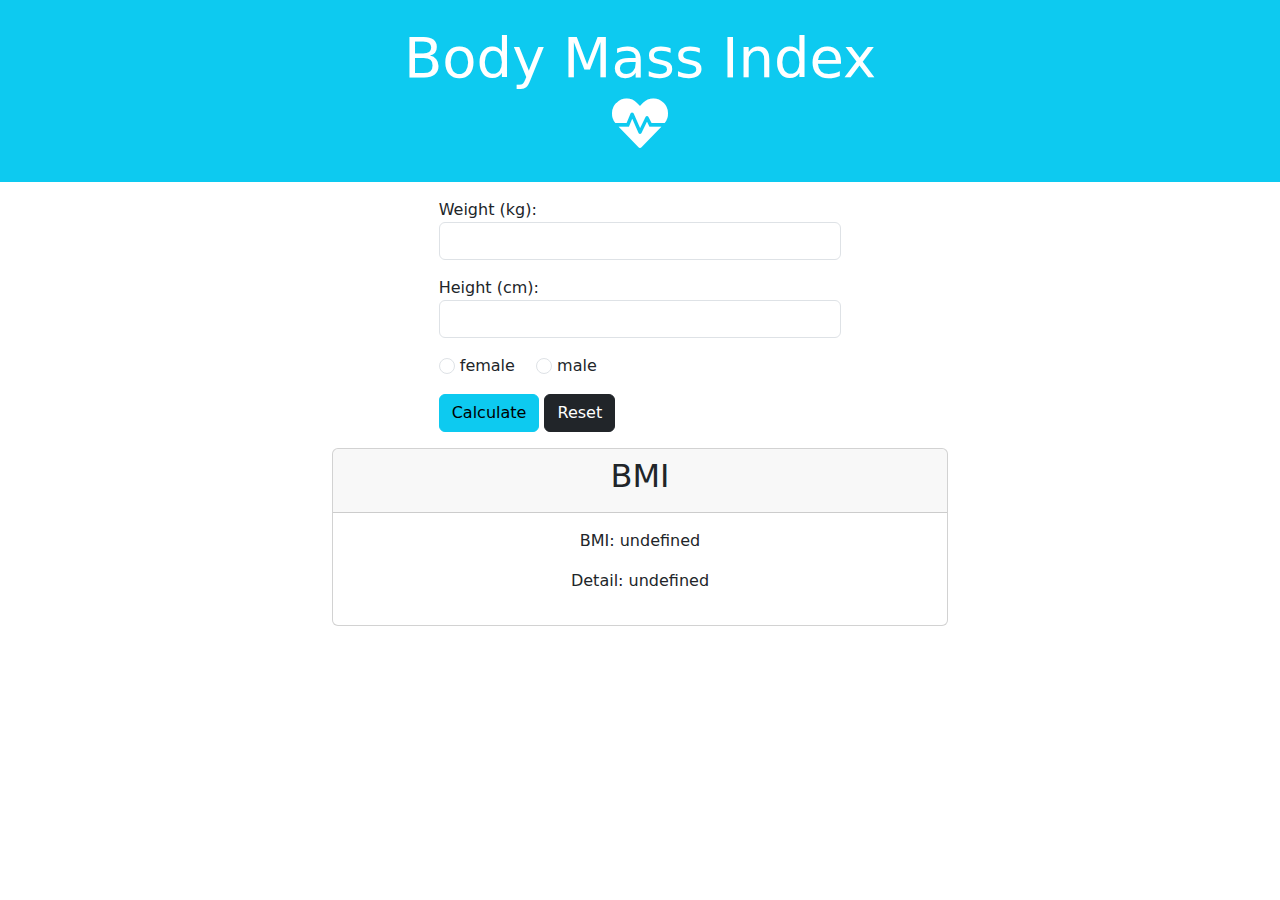
<file: Webdesign/BMI/index.html>
<!DOCTYPE html>
<html lang="en">
  <head>
    <meta charset="UTF-8" />
    <meta http-equiv="X-UA-Compatible" content="IE=edge" />
    <meta
      name="viewport"
      content="width=device-width, initial-scale=1, shrink-to-fit=no"
    />
    <link rel="icon" type="image/x-icon" href="img/spengergasse-logo.png" />
    <link
      href="https://cdn.jsdelivr.net/npm/bootstrap@5.1.2/dist/css/bootstrap.min.css"
      rel="stylesheet"
    />
    <script src="https://cdn.jsdelivr.net/npm/bootstrap@5.1.2/dist/js/bootstrap.bundle.min.js"></script>
    <link rel="stylesheet" href="css/mystyle.css" />
    <link rel="stylesheet" href="css/all.min.css" />

    <title>BMI</title>
  </head>

  <body>
    <!-- Jumbotron -->
    <div class="p-4 text-center text-white bg-info jumbotron-custom">
      <div class="display-4">
        Body Mass Index<br />
        <i class="fas fa-heartbeat"></i>
      </div>
    </div>

    <div class="container-fluid">
      <!-- Row - Form -->
      <div class="row">
        <div class="col-sm-4"></div>

        <div class="col-sm-4">
          <div class="form-group my-3">
            <label for="input-weight">Weight (kg):</label>
            <input
              type="number"
              class="form-control"
              id="input-weight"
              required
            />
          </div>
          <div class="form-group mb-3">
            <label for="input-height">Height (cm):</label>
            <input
              type="number"
              class="form-control"
              id="input-height"
              required
            />
          </div>
          <div class="form-group mb-3">
            <div class="form-check-inline">
              <label class="form-check-label" for="radio-female">
                <input
                  type="radio"
                  class="form-check-input"
                  id="radio-female"
                  name="gender"
                  value="female"
                  id="radio-female"
                  required
                />
                female
              </label>
            </div>
            <div class="form-check-inline">
              <label class="form-check-label" for="radio-male">
                <input
                  type="radio"
                  class="form-check-input"
                  id="radio-male"
                  name="gender"
                  value="male"
                  id="radio-male"
                  required
                />
                male
              </label>
            </div>
          </div>

          <button class="btn btn-info" id="btn-calc-bmi">Calculate</button>
          <button class="btn btn-dark" id="btn-reset">Reset</button>
        </div>

        <div class="col-sm-4"></div>
      </div>

      <!-- Row - Card Result -->
      <div class="row my-3">
        <div class="col-sm-3"></div>

        <div class="col-sm-6">
          <div class="card text-center" id="card-result">
            <div class="card-header">
              <h2>BMI</h2>
            </div>
            <div class="card-body" id="card-body-result">
              <p id="bmi-value">BMI: undefined</p>
              <p id="bmi-detail">Detail: undefined</p>
            </div>
          </div>
        </div>
      </div>
      <!-- JS Datei wird erst am Ende eingebunden, damit der DOM Tree fertig aufgebaut ist, -->
      <!-- bevor die JS Datei aufgerufen wird - wegen Element ausblenden beim Aufruf der Seite -->
    </div>
    <script src="js/bmi.js"></script>
  </body>
</html>
</file>
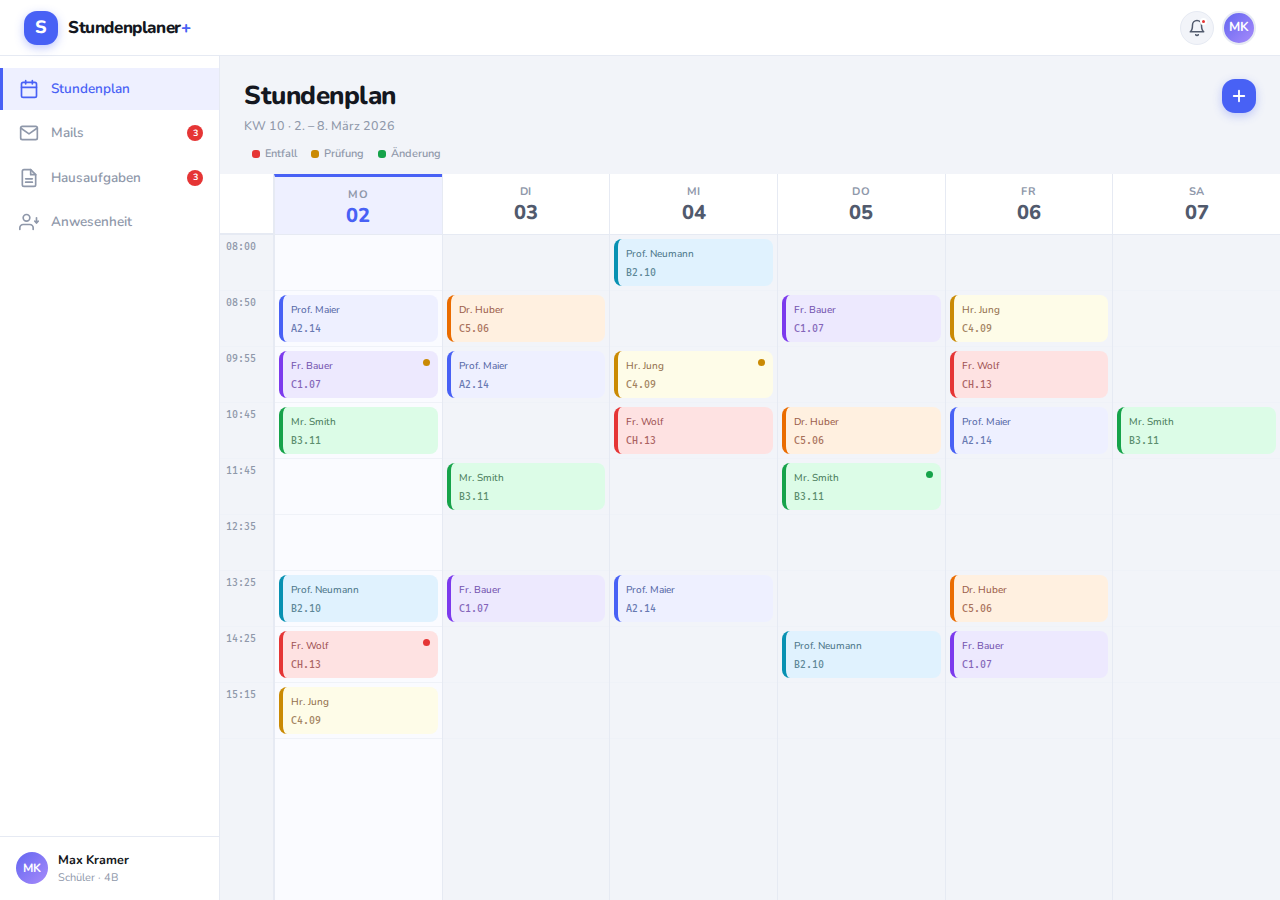
<file: Webdesign/Stundenplanner/index.html>
<!DOCTYPE html>
<html lang="de">
<head>
  <meta charset="UTF-8" />
  <meta name="viewport" content="width=device-width, initial-scale=1.0, viewport-fit=cover" />
  <title>Stundenplaner+</title>
  <link rel="stylesheet" href="styles.css" />
</head>
<body>

<div id="app">

  
<!--topbar-->
  
  <header id="topbar">
    <div id="topbar-left">
      <div id="app-logo">S</div>
      <div id="app-name">Stundenplaner<span class="plus">+</span></div>
    </div>
    <div id="topbar-right">
      <button id="btn-notif" aria-label="Benachrichtigungen">
        <svg viewBox="0 0 24 24">
          <path d="M18 8A6 6 0 0 0 6 8c0 7-3 9-3 9h18s-3-2-3-9"/>
          <path d="M13.73 21a2 2 0 0 1-3.46 0"/>
        </svg>
        <span id="notif-dot"></span>
      </button>
      <div id="user-avatar">MK</div>
    </div>
  </header>

  <!--SHELL  (Sidebar + Content)-->
  <div id="shell">

    <!-- SIDEBAR  (Tablet & Desktop) Auf Mobile: display:none via CSS-->
    <nav id="sidebar" aria-label="Hauptnavigation">
      <div class="sidebar-nav">

        <!--
          .sidebar-tab   → ein Nav-Eintrag
          .active        → aktuell aktive View (JS setzt)
          data-view      → ID der zugehörigen View
          .s-label       → Text (Desktop sichtbar, Tablet hidden)
          .s-badge       → Zahl-Badge (Desktop sichtbar, Tablet hidden)
        -->

        <div class="sidebar-tab active js-sidebar-tab" data-view="view-stundenplan">
          <svg viewBox="0 0 24 24">
            <rect x="3" y="4" width="18" height="18" rx="2"/>
            <line x1="16" y1="2" x2="16" y2="6"/>
            <line x1="8" y1="2" x2="8" y2="6"/>
            <line x1="3" y1="10" x2="21" y2="10"/>
          </svg>
          <span class="s-label">Stundenplan</span>
        </div>

        <div class="sidebar-tab js-sidebar-tab" data-view="view-mails">
          <svg viewBox="0 0 24 24">
            <path d="M4 4h16c1.1 0 2 .9 2 2v12c0 1.1-.9 2-2 2H4c-1.1 0-2-.9-2-2V6c0-1.1.9-2 2-2z"/>
            <polyline points="22,6 12,13 2,6"/>
          </svg>
          <span class="s-label">Mails</span>
          <span class="s-badge" id="sidebar-mail-badge">3</span>
        </div>

        <div class="sidebar-tab js-sidebar-tab" data-view="view-hausaufgaben">
          <svg viewBox="0 0 24 24">
            <path d="M14 2H6a2 2 0 0 0-2 2v16a2 2 0 0 0 2 2h12a2 2 0 0 0 2-2V8z"/>
            <polyline points="14 2 14 8 20 8"/>
            <line x1="16" y1="13" x2="8" y2="13"/>
            <line x1="16" y1="17" x2="8" y2="17"/>
          </svg>
          <span class="s-label">Hausaufgaben</span>
          <span class="s-badge" id="sidebar-ha-badge">3</span>
        </div>

        <div class="sidebar-tab js-sidebar-tab" data-view="view-anwesenheit">
          <svg viewBox="0 0 24 24">
            <path d="M17 21v-2a4 4 0 0 0-4-4H5a4 4 0 0 0-4 4v2"/>
            <circle cx="9" cy="7" r="4"/>
            <polyline points="23 11 21 13 19 11"/>
            <line x1="21" y1="13" x2="21" y2="7"/>
          </svg>
          <span class="s-label">Anwesenheit</span>
        </div>

      </div>

      <!-- Sidebar Footer -->
      <div id="sidebar-footer">
        <div id="sf-avatar">MK</div>
        <div id="sf-info">
          <div id="sf-name">Max Kramer</div>
          <div id="sf-role">Schüler · 4B</div>
        </div>
      </div>
    </nav>

    <!--CONTENT-->
    <main id="content">

      <!--VIEW: STUNDENPLAN-->
      <section id="view-stundenplan" class="view active" role="tabpanel">

        <div class="view-header">
          <div class="view-header-row">
            <h1 class="view-title">Stundenplan</h1>
            <button class="btn-add" id="btn-add-lesson" aria-label="Stunde hinzufügen">
              <svg viewBox="0 0 24 24"><line x1="12" y1="5" x2="12" y2="19"/><line x1="5" y1="12" x2="19" y2="12"/></svg>
            </button>
          </div>
          <p class="view-subtitle">KW 10 · 2. – 8. März 2026</p>
        </div>

        <!-- Wochennav (Mobile + Tablet) -->
        <nav id="week-nav" aria-label="Wochennavigation">
          <button id="btn-prev-week" aria-label="Vorherige Woche">&#8249;</button>
          <span id="week-label">02.03. – 08.03.2026</span>
          <button id="btn-next-week" aria-label="Nächste Woche">&#8250;</button>
        </nav>

        <!-- Tages-Chips (Mobile) -->
        <div id="day-chips" role="tablist" aria-label="Tage">
          <div class="day-chip is-today active" role="tab" data-day="0">
            <span class="chip-weekday">Mo</span>
            <span class="chip-num">02</span>
          </div>
          <div class="day-chip" role="tab" data-day="1">
            <span class="chip-weekday">Di</span>
            <span class="chip-num">03</span>
          </div>
          <div class="day-chip" role="tab" data-day="2">
            <span class="chip-weekday">Mi</span>
            <span class="chip-num">04</span>
          </div>
          <div class="day-chip" role="tab" data-day="3">
            <span class="chip-weekday">Do</span>
            <span class="chip-num">05</span>
          </div>
          <div class="day-chip" role="tab" data-day="4">
            <span class="chip-weekday">Fr</span>
            <span class="chip-num">06</span>
          </div>
          <div class="day-chip" role="tab" data-day="5">
            <span class="chip-weekday">Sa</span>
            <span class="chip-num">07</span>
          </div>
        </div>

        <!-- Legende -->
        <div id="sp-legend" aria-label="Legende">
          <div class="sp-leg-item">
            <div class="sp-leg-dot" style="background:var(--red)"></div>Entfall
          </div>
          <div class="sp-leg-item">
            <div class="sp-leg-dot" style="background:var(--yellow)"></div>Prüfung
          </div>
          <div class="sp-leg-item">
            <div class="sp-leg-dot" style="background:var(--green)"></div>Änderung
          </div>
        </div>

        <!-- ── MOBILE / TABLET: Tages-Scroll ─── -->
        <div id="calendar-scroll">
          <div id="calendar-grid">

            <div class="time-row" data-slot="1">
              <div class="time-label">
                <span class="tl-main">08:00</span>
                <span class="tl-end">08:50</span>
                <span class="tl-slot">1.</span>
              </div>
              <div class="time-cell">
                <span class="free-label">— Freistunde —</span>
              </div>
            </div>

            <div class="time-row" data-slot="2">
              <div class="time-label">
                <span class="tl-main">08:50</span>
                <span class="tl-end">09:40</span>
                <span class="tl-slot">2.</span>
              </div>
              <div class="time-cell">
                <div class="lesson-card card-blue js-lesson" data-id="1">
                  <span class="lc-subj">Mathematik</span>
                  <span class="lc-teacher">Prof. Maier</span>
                  <span class="lc-room">A2.14</span>
                </div>
              </div>
            </div>

            <div class="time-row" data-slot="3">
              <div class="time-label">
                <span class="tl-main">09:55</span>
                <span class="tl-end">10:45</span>
                <span class="tl-slot">3.</span>
              </div>
              <div class="time-cell">
                <div class="lesson-card card-purple js-lesson" data-id="2">
                  <span class="lc-subj">Deutsch</span>
                  <span class="lc-teacher">Fr. Bauer</span>
                  <span class="lc-room">C1.07</span>
                  <div class="lc-dot" style="background:var(--yellow)"></div>
                </div>
              </div>
            </div>

            <div class="time-row" data-slot="4">
              <div class="time-label">
                <span class="tl-main">10:45</span>
                <span class="tl-end">11:35</span>
                <span class="tl-slot">4.</span>
              </div>
              <div class="time-cell">
                <div class="lesson-card card-green js-lesson" data-id="3">
                  <span class="lc-subj">Englisch</span>
                  <span class="lc-teacher">Mr. Smith</span>
                  <span class="lc-room">B3.11</span>
                  <div class="lc-dot" style="background:var(--green)"></div>
                </div>
              </div>
            </div>

            <div class="time-row" data-slot="5">
              <div class="time-label">
                <span class="tl-main">11:45</span>
                <span class="tl-end">12:35</span>
                <span class="tl-slot">5.</span>
              </div>
              <div class="time-cell">
                <div class="lesson-card card-orange js-lesson" data-id="4">
                  <span class="lc-subj">Geschichte</span>
                  <span class="lc-teacher">Dr. Huber</span>
                  <span class="lc-room">C5.06</span>
                </div>
              </div>
            </div>

            <div class="time-row" data-slot="6">
              <div class="time-label">
                <span class="tl-main">12:35</span>
                <span class="tl-end">13:25</span>
                <span class="tl-slot">6.</span>
              </div>
              <div class="time-cell">
                <span class="free-label">— Mittagspause —</span>
              </div>
            </div>

            <div class="time-row" data-slot="7">
              <div class="time-label">
                <span class="tl-main">13:25</span>
                <span class="tl-end">14:15</span>
                <span class="tl-slot">7.</span>
              </div>
              <div class="time-cell">
                <div class="lesson-card card-teal js-lesson" data-id="5">
                  <span class="lc-subj">Physik</span>
                  <span class="lc-teacher">Prof. Neumann</span>
                  <span class="lc-room">B2.10</span>
                </div>
              </div>
            </div>

            <div class="time-row" data-slot="8">
              <div class="time-label">
                <span class="tl-main">14:25</span>
                <span class="tl-end">15:15</span>
                <span class="tl-slot">8.</span>
              </div>
              <div class="time-cell">
                <div class="lesson-card card-red js-lesson" data-id="6">
                  <span class="lc-subj">Chemie</span>
                  <span class="lc-teacher">Fr. Wolf</span>
                  <span class="lc-room">CH.13</span>
                  <div class="lc-dot" style="background:var(--red)"></div>
                </div>
              </div>
            </div>

            <div class="time-row" data-slot="9">
              <div class="time-label">
                <span class="tl-main">15:15</span>
                <span class="tl-end">16:05</span>
                <span class="tl-slot">9.</span>
              </div>
              <div class="time-cell">
                <div class="lesson-card card-yellow js-lesson" data-id="7">
                  <span class="lc-subj">Wirtschaft</span>
                  <span class="lc-teacher">Hr. Jung</span>
                  <span class="lc-room">C4.09</span>
                  <div class="lc-dot" style="background:var(--yellow)"></div>
                </div>
              </div>
            </div>

            <div id="time-line" aria-hidden="true"></div>
          </div>
        </div>

        <!-- ── DESKTOP: Wochen-Grid ─────────── -->
        <!--
          #week-grid         → per CSS auf Desktop eingeblendet
          #week-grid-header  → JS setzt grid-template-columns
          #week-grid-body    → JS setzt grid-template-columns
          .wg-day-col        → eine Tagesspalte, data-day="0..5"
          .wg-slot           → ein Zeitslot, data-slot="1..9"
        -->
        <div id="week-grid">

          <!-- Header-Zeile -->
          <div id="week-grid-header">
            <!-- JS: grid-template-columns = "54px repeat(6, 1fr)" -->
            <div class="wg-time-header"></div>
            <div class="wg-day-header is-today" data-day="0">
              <span class="wg-weekday">Mo</span>
              <span class="wg-num">02</span>
            </div>
            <div class="wg-day-header" data-day="1">
              <span class="wg-weekday">Di</span>
              <span class="wg-num">03</span>
            </div>
            <div class="wg-day-header" data-day="2">
              <span class="wg-weekday">Mi</span>
              <span class="wg-num">04</span>
            </div>
            <div class="wg-day-header" data-day="3">
              <span class="wg-weekday">Do</span>
              <span class="wg-num">05</span>
            </div>
            <div class="wg-day-header" data-day="4">
              <span class="wg-weekday">Fr</span>
              <span class="wg-num">06</span>
            </div>
            <div class="wg-day-header" data-day="5">
              <span class="wg-weekday">Sa</span>
              <span class="wg-num">07</span>
            </div>
          </div>

          <!-- Body: Zeit-Spalte + 6 Tages-Spalten -->
          <div id="week-grid-body">
            <!-- JS: grid-template-columns = "54px repeat(6, 1fr)" -->

            <!-- Zeit-Spalte -->
            <div class="wg-time-col">
              <div class="wg-time-cell"><span class="wgt-main">08:00</span></div>
              <div class="wg-time-cell"><span class="wgt-main">08:50</span></div>
              <div class="wg-time-cell"><span class="wgt-main">09:55</span></div>
              <div class="wg-time-cell"><span class="wgt-main">10:45</span></div>
              <div class="wg-time-cell"><span class="wgt-main">11:45</span></div>
              <div class="wg-time-cell"><span class="wgt-main">12:35</span></div>
              <div class="wg-time-cell"><span class="wgt-main">13:25</span></div>
              <div class="wg-time-cell"><span class="wgt-main">14:25</span></div>
              <div class="wg-time-cell"><span class="wgt-main">15:15</span></div>
            </div>

            <!-- Mo -->
            <div class="wg-day-col is-today" data-day="0">
              <div class="wg-slot" data-slot="1"></div>
              <div class="wg-slot" data-slot="2">
                <div class="lesson-card card-blue js-lesson" data-id="1">
                  <span class="lc-subj">Mathematik</span>
                  <span class="lc-teacher">Prof. Maier</span>
                  <span class="lc-room">A2.14</span>
                </div>
              </div>
              <div class="wg-slot" data-slot="3">
                <div class="lesson-card card-purple js-lesson" data-id="2">
                  <span class="lc-subj">Deutsch</span>
                  <span class="lc-teacher">Fr. Bauer</span>
                  <span class="lc-room">C1.07</span>
                  <div class="lc-dot" style="background:var(--yellow)"></div>
                </div>
              </div>
              <div class="wg-slot" data-slot="4">
                <div class="lesson-card card-green js-lesson" data-id="3">
                  <span class="lc-subj">Englisch</span>
                  <span class="lc-teacher">Mr. Smith</span>
                  <span class="lc-room">B3.11</span>
                </div>
              </div>
              <div class="wg-slot" data-slot="5"></div>
              <div class="wg-slot" data-slot="6"></div>
              <div class="wg-slot" data-slot="7">
                <div class="lesson-card card-teal js-lesson" data-id="5">
                  <span class="lc-subj">Physik</span>
                  <span class="lc-teacher">Prof. Neumann</span>
                  <span class="lc-room">B2.10</span>
                </div>
              </div>
              <div class="wg-slot" data-slot="8">
                <div class="lesson-card card-red js-lesson" data-id="6">
                  <span class="lc-subj">Chemie</span>
                  <span class="lc-teacher">Fr. Wolf</span>
                  <span class="lc-room">CH.13</span>
                  <div class="lc-dot" style="background:var(--red)"></div>
                </div>
              </div>
              <div class="wg-slot" data-slot="9">
                <div class="lesson-card card-yellow js-lesson" data-id="7">
                  <span class="lc-subj">Wirtschaft</span>
                  <span class="lc-teacher">Hr. Jung</span>
                  <span class="lc-room">C4.09</span>
                </div>
              </div>
            </div>

            <!-- Di -->
            <div class="wg-day-col" data-day="1">
              <div class="wg-slot" data-slot="1"></div>
              <div class="wg-slot" data-slot="2">
                <div class="lesson-card card-orange js-lesson">
                  <span class="lc-subj">Geschichte</span>
                  <span class="lc-teacher">Dr. Huber</span>
                  <span class="lc-room">C5.06</span>
                </div>
              </div>
              <div class="wg-slot" data-slot="3">
                <div class="lesson-card card-blue js-lesson">
                  <span class="lc-subj">Mathematik</span>
                  <span class="lc-teacher">Prof. Maier</span>
                  <span class="lc-room">A2.14</span>
                </div>
              </div>
              <div class="wg-slot" data-slot="4"></div>
              <div class="wg-slot" data-slot="5">
                <div class="lesson-card card-green js-lesson">
                  <span class="lc-subj">Englisch</span>
                  <span class="lc-teacher">Mr. Smith</span>
                  <span class="lc-room">B3.11</span>
                </div>
              </div>
              <div class="wg-slot" data-slot="6"></div>
              <div class="wg-slot" data-slot="7">
                <div class="lesson-card card-purple js-lesson">
                  <span class="lc-subj">Deutsch</span>
                  <span class="lc-teacher">Fr. Bauer</span>
                  <span class="lc-room">C1.07</span>
                </div>
              </div>
              <div class="wg-slot" data-slot="8"></div>
              <div class="wg-slot" data-slot="9"></div>
            </div>

            <!-- Mi -->
            <div class="wg-day-col" data-day="2">
              <div class="wg-slot" data-slot="1">
                <div class="lesson-card card-teal js-lesson">
                  <span class="lc-subj">Physik</span>
                  <span class="lc-teacher">Prof. Neumann</span>
                  <span class="lc-room">B2.10</span>
                </div>
              </div>
              <div class="wg-slot" data-slot="2"></div>
              <div class="wg-slot" data-slot="3">
                <div class="lesson-card card-yellow js-lesson">
                  <span class="lc-subj">Wirtschaft</span>
                  <span class="lc-teacher">Hr. Jung</span>
                  <span class="lc-room">C4.09</span>
                  <div class="lc-dot" style="background:var(--yellow)"></div>
                </div>
              </div>
              <div class="wg-slot" data-slot="4">
                <div class="lesson-card card-red js-lesson">
                  <span class="lc-subj">Chemie</span>
                  <span class="lc-teacher">Fr. Wolf</span>
                  <span class="lc-room">CH.13</span>
                </div>
              </div>
              <div class="wg-slot" data-slot="5"></div>
              <div class="wg-slot" data-slot="6"></div>
              <div class="wg-slot" data-slot="7">
                <div class="lesson-card card-blue js-lesson">
                  <span class="lc-subj">Mathematik</span>
                  <span class="lc-teacher">Prof. Maier</span>
                  <span class="lc-room">A2.14</span>
                </div>
              </div>
              <div class="wg-slot" data-slot="8"></div>
              <div class="wg-slot" data-slot="9"></div>
            </div>

            <!-- Do -->
            <div class="wg-day-col" data-day="3">
              <div class="wg-slot" data-slot="1"></div>
              <div class="wg-slot" data-slot="2">
                <div class="lesson-card card-purple js-lesson">
                  <span class="lc-subj">Deutsch</span>
                  <span class="lc-teacher">Fr. Bauer</span>
                  <span class="lc-room">C1.07</span>
                </div>
              </div>
              <div class="wg-slot" data-slot="3"></div>
              <div class="wg-slot" data-slot="4">
                <div class="lesson-card card-orange js-lesson">
                  <span class="lc-subj">Geschichte</span>
                  <span class="lc-teacher">Dr. Huber</span>
                  <span class="lc-room">C5.06</span>
                </div>
              </div>
              <div class="wg-slot" data-slot="5">
                <div class="lesson-card card-green js-lesson">
                  <span class="lc-subj">Englisch</span>
                  <span class="lc-teacher">Mr. Smith</span>
                  <span class="lc-room">B3.11</span>
                  <div class="lc-dot" style="background:var(--green)"></div>
                </div>
              </div>
              <div class="wg-slot" data-slot="6"></div>
              <div class="wg-slot" data-slot="7"></div>
              <div class="wg-slot" data-slot="8">
                <div class="lesson-card card-teal js-lesson">
                  <span class="lc-subj">Physik</span>
                  <span class="lc-teacher">Prof. Neumann</span>
                  <span class="lc-room">B2.10</span>
                </div>
              </div>
              <div class="wg-slot" data-slot="9"></div>
            </div>

            <!-- Fr -->
            <div class="wg-day-col" data-day="4">
              <div class="wg-slot" data-slot="1"></div>
              <div class="wg-slot" data-slot="2">
                <div class="lesson-card card-yellow js-lesson">
                  <span class="lc-subj">Wirtschaft</span>
                  <span class="lc-teacher">Hr. Jung</span>
                  <span class="lc-room">C4.09</span>
                </div>
              </div>
              <div class="wg-slot" data-slot="3">
                <div class="lesson-card card-red js-lesson">
                  <span class="lc-subj">Chemie</span>
                  <span class="lc-teacher">Fr. Wolf</span>
                  <span class="lc-room">CH.13</span>
                </div>
              </div>
              <div class="wg-slot" data-slot="4">
                <div class="lesson-card card-blue js-lesson">
                  <span class="lc-subj">Mathematik</span>
                  <span class="lc-teacher">Prof. Maier</span>
                  <span class="lc-room">A2.14</span>
                </div>
              </div>
              <div class="wg-slot" data-slot="5"></div>
              <div class="wg-slot" data-slot="6"></div>
              <div class="wg-slot" data-slot="7">
                <div class="lesson-card card-orange js-lesson">
                  <span class="lc-subj">Geschichte</span>
                  <span class="lc-teacher">Dr. Huber</span>
                  <span class="lc-room">C5.06</span>
                </div>
              </div>
              <div class="wg-slot" data-slot="8">
                <div class="lesson-card card-purple js-lesson">
                  <span class="lc-subj">Deutsch</span>
                  <span class="lc-teacher">Fr. Bauer</span>
                  <span class="lc-room">C1.07</span>
                </div>
              </div>
              <div class="wg-slot" data-slot="9"></div>
            </div>

            <!-- Sa -->
            <div class="wg-day-col" data-day="5">
              <div class="wg-slot" data-slot="1"></div>
              <div class="wg-slot" data-slot="2"></div>
              <div class="wg-slot" data-slot="3"></div>
              <div class="wg-slot" data-slot="4">
                <div class="lesson-card card-green js-lesson">
                  <span class="lc-subj">Englisch</span>
                  <span class="lc-teacher">Mr. Smith</span>
                  <span class="lc-room">B3.11</span>
                </div>
              </div>
              <div class="wg-slot" data-slot="5"></div>
              <div class="wg-slot" data-slot="6"></div>
              <div class="wg-slot" data-slot="7"></div>
              <div class="wg-slot" data-slot="8"></div>
              <div class="wg-slot" data-slot="9"></div>
            </div>

          </div><!-- #week-grid-body -->
        </div><!-- #week-grid -->

      </section><!-- #view-stundenplan -->


      <!-- ════════════════════════════════════
           VIEW: MAILS
      ════════════════════════════════════ -->
      <section id="view-mails" class="view" role="tabpanel">

        <div class="view-header">
          <div class="view-header-row">
            <h1 class="view-title">Mails</h1>
            <button class="btn-add" id="btn-compose" aria-label="Neue Mail">
              <svg viewBox="0 0 24 24"><line x1="12" y1="5" x2="12" y2="19"/><line x1="5" y1="12" x2="19" y2="12"/></svg>
            </button>
          </div>
          <p class="view-subtitle" id="mail-count-sub">3 ungelesene Nachrichten</p>
        </div>

        <div class="filter-chips" id="mail-filter" role="tablist">
          <div class="f-chip active" role="tab" data-filter="all">Alle</div>
          <div class="f-chip" role="tab" data-filter="unread">Ungelesen</div>
          <div class="f-chip" role="tab" data-filter="lehrer">Lehrer</div>
          <div class="f-chip" role="tab" data-filter="schule">Schule</div>
        </div>

        <div id="mail-list">
          <div class="mail-item unread js-mail" data-id="1" data-category="lehrer">
            <div class="mail-av" style="background:#4861f5">PM</div>
            <div class="mail-body">
              <div class="mail-top">
                <span class="mail-sender">Prof. Maier</span>
                <span class="mail-time">09:14</span>
              </div>
              <div class="mail-subject">Hausaufgaben für Freitag</div>
              <div class="mail-preview">Bitte Seite 47–49 bearbeiten und Aufgaben 3 bis 7…</div>
            </div>
            <div class="mail-unread-dot"></div>
          </div>

          <div class="mail-item unread js-mail" data-id="2" data-category="schule">
            <div class="mail-av" style="background:#16a34a">DI</div>
            <div class="mail-body">
              <div class="mail-top">
                <span class="mail-sender">Direktion</span>
                <span class="mail-time">Gestern</span>
              </div>
              <div class="mail-subject">Elternsprechtag – Terminänderung</div>
              <div class="mail-preview">Aufgrund der Sanierungsarbeiten wird der Elternsprechtag…</div>
            </div>
            <div class="mail-unread-dot"></div>
          </div>

          <div class="mail-item unread js-mail" data-id="3" data-category="lehrer">
            <div class="mail-av" style="background:#ea6c00">FB</div>
            <div class="mail-body">
              <div class="mail-top">
                <span class="mail-sender">Fr. Bauer</span>
                <span class="mail-time">Gestern</span>
              </div>
              <div class="mail-subject">Aufsatz – Feedback &amp; Note</div>
              <div class="mail-preview">Ihr Aufsatz wurde bewertet. Bitte lesen Sie das Feedback…</div>
            </div>
            <div class="mail-unread-dot"></div>
          </div>

          <div class="mail-item js-mail" data-id="4" data-category="schule">
            <div class="mail-av" style="background:#7c3aed">SE</div>
            <div class="mail-body">
              <div class="mail-top">
                <span class="mail-sender">Sekretariat</span>
                <span class="mail-time">Mo</span>
              </div>
              <div class="mail-subject">Schulveranstaltung – Einverständnis</div>
              <div class="mail-preview">Für die geplante Exkursion am 15. März benötigen wir…</div>
            </div>
          </div>

          <div class="mail-item js-mail" data-id="5" data-category="lehrer">
            <div class="mail-av" style="background:#0891b2">MS</div>
            <div class="mail-body">
              <div class="mail-top">
                <span class="mail-sender">Mr. Smith</span>
                <span class="mail-time">Fr</span>
              </div>
              <div class="mail-subject">Vocabulary Test – Ergebnisse</div>
              <div class="mail-preview">The results of last week's vocabulary test are now available…</div>
            </div>
          </div>
        </div>

      </section>


      <!-- ════════════════════════════════════
           VIEW: HAUSAUFGABEN
      ════════════════════════════════════ -->
      <section id="view-hausaufgaben" class="view" role="tabpanel">

        <div class="view-header">
          <div class="view-header-row">
            <h1 class="view-title">Hausaufgaben</h1>
            <button class="btn-add" id="btn-add-ha" aria-label="Hausaufgabe hinzufügen">
              <svg viewBox="0 0 24 24"><line x1="12" y1="5" x2="12" y2="19"/><line x1="5" y1="12" x2="19" y2="12"/></svg>
            </button>
          </div>
          <p class="view-subtitle">Diese Woche · KW 10</p>
        </div>

        <div id="ha-banner">
          <div id="ha-banner-label">Erledigt</div>
          <div id="ha-banner-count">2 <span>/ 5 Aufgaben</span></div>
          <div id="ha-bar-track">
            <div id="ha-bar-fill" style="width:40%"></div>
          </div>
        </div>

        <div id="ha-filter" role="tablist">
          <div class="f-chip active" role="tab" data-subject="all">Alle</div>
          <div class="f-chip" role="tab" data-subject="mathematik">Mathe</div>
          <div class="f-chip" role="tab" data-subject="deutsch">Deutsch</div>
          <div class="f-chip" role="tab" data-subject="englisch">Englisch</div>
          <div class="f-chip" role="tab" data-subject="physik">Physik</div>
        </div>

        <div id="ha-list">

          <div class="ha-item js-ha-item" data-id="1" data-subject="mathematik">
            <div class="ha-check js-ha-check" data-target="1"></div>
            <div class="ha-content">
              <span class="ha-badge bg-accent c-accent">Mathematik</span>
              <div class="ha-title">Seite 47–49, Aufgaben 3–7</div>
              <div class="ha-desc">Differentialrechnung – Ableitungsregeln anwenden</div>
              <div class="ha-footer">
                <span class="ha-due urgent">
                  <svg viewBox="0 0 24 24"><rect x="3" y="4" width="18" height="18" rx="2"/><line x1="16" y1="2" x2="16" y2="6"/><line x1="8" y1="2" x2="8" y2="6"/><line x1="3" y1="10" x2="21" y2="10"/></svg>
                  Mo, 09.03.
                </span>
              </div>
            </div>
          </div>

          <div class="ha-item js-ha-item" data-id="2" data-subject="deutsch">
            <div class="ha-check js-ha-check" data-target="2"></div>
            <div class="ha-content">
              <span class="ha-badge bg-purple" style="color:var(--purple)">Deutsch</span>
              <div class="ha-title">Aufsatz überarbeiten</div>
              <div class="ha-desc">Kommentar zu aktuellen gesellschaftlichen Themen, min. 400 Wörter</div>
              <div class="ha-footer">
                <span class="ha-due soon">
                  <svg viewBox="0 0 24 24"><rect x="3" y="4" width="18" height="18" rx="2"/><line x1="16" y1="2" x2="16" y2="6"/><line x1="8" y1="2" x2="8" y2="6"/><line x1="3" y1="10" x2="21" y2="10"/></svg>
                  Di, 10.03.
                </span>
              </div>
            </div>
          </div>

          <div class="ha-item done js-ha-item" data-id="3" data-subject="englisch">
            <div class="ha-check js-ha-check checked" data-target="3">
              <svg viewBox="0 0 24 24"><polyline points="20 6 9 17 4 12"/></svg>
            </div>
            <div class="ha-content">
              <span class="ha-badge bg-green c-green">Englisch</span>
              <div class="ha-title">Vocabulary Unit 5 lernen</div>
              <div class="ha-desc">50 neue Vokabeln + Übungsaufgaben im Workbook</div>
              <div class="ha-footer">
                <span class="ha-due ok">
                  <svg viewBox="0 0 24 24"><rect x="3" y="4" width="18" height="18" rx="2"/><line x1="16" y1="2" x2="16" y2="6"/><line x1="8" y1="2" x2="8" y2="6"/><line x1="3" y1="10" x2="21" y2="10"/></svg>
                  Fr, 07.03.
                </span>
              </div>
            </div>
          </div>

          <div class="ha-item js-ha-item" data-id="4" data-subject="physik">
            <div class="ha-check js-ha-check" data-target="4"></div>
            <div class="ha-content">
              <span class="ha-badge bg-teal" style="color:var(--teal)">Physik</span>
              <div class="ha-title">Protokoll Experiment 3</div>
              <div class="ha-desc">Auswertung der Messdaten + Fehlerrechnung</div>
              <div class="ha-footer">
                <span class="ha-due soon">
                  <svg viewBox="0 0 24 24"><rect x="3" y="4" width="18" height="18" rx="2"/><line x1="16" y1="2" x2="16" y2="6"/><line x1="8" y1="2" x2="8" y2="6"/><line x1="3" y1="10" x2="21" y2="10"/></svg>
                  Mi, 11.03.
                </span>
              </div>
            </div>
          </div>

          <div class="ha-item done js-ha-item" data-id="5" data-subject="deutsch">
            <div class="ha-check js-ha-check checked" data-target="5">
              <svg viewBox="0 0 24 24"><polyline points="20 6 9 17 4 12"/></svg>
            </div>
            <div class="ha-content">
              <span class="ha-badge bg-purple" style="color:var(--purple)">Deutsch</span>
              <div class="ha-title">Gedicht analysieren – Rilke</div>
              <div class="ha-desc">Figurenanalyse + Metrum bestimmen</div>
              <div class="ha-footer">
                <span class="ha-due ok">
                  <svg viewBox="0 0 24 24"><rect x="3" y="4" width="18" height="18" rx="2"/><line x1="16" y1="2" x2="16" y2="6"/><line x1="8" y1="2" x2="8" y2="6"/><line x1="3" y1="10" x2="21" y2="10"/></svg>
                  Sa, 07.03.
                </span>
              </div>
            </div>
          </div>

        </div>
      </section>


      <!-- ════════════════════════════════════
           VIEW: ANWESENHEIT
      ════════════════════════════════════ -->
      <section id="view-anwesenheit" class="view" role="tabpanel">

        <div class="view-header">
          <div class="view-header-row">
            <h1 class="view-title">Anwesenheit</h1>
          </div>
          <p class="view-subtitle">Schuljahr 2025/2026</p>
        </div>

        <div id="aw-stats">
          <div class="aw-stat">
            <div class="aw-stat-label">Anwesend</div>
            <div class="aw-stat-value c-green" id="aw-stat-present">142</div>
            <div class="aw-stat-sub">Stunden</div>
          </div>
          <div class="aw-stat">
            <div class="aw-stat-label">Entschuldigt</div>
            <div class="aw-stat-value c-orange" id="aw-stat-excused">8</div>
            <div class="aw-stat-sub">Stunden</div>
          </div>
          <div class="aw-stat">
            <div class="aw-stat-label">Unentschuldigt</div>
            <div class="aw-stat-value c-red" id="aw-stat-unexcused">2</div>
            <div class="aw-stat-sub">Stunden</div>
          </div>
          <div class="aw-stat">
            <div class="aw-stat-label">Quote</div>
            <div class="aw-stat-value c-accent" id="aw-stat-rate">93%</div>
            <div class="aw-stat-sub">Anwesenheit</div>
          </div>
        </div>

        <div id="aw-donut-card">
          <svg id="aw-donut" width="100" height="100" viewBox="0 0 100 100">
            <circle cx="50" cy="50" r="38" fill="none" stroke="var(--border)" stroke-width="12"/>
            <circle cx="50" cy="50" r="38" fill="none" stroke="var(--green)" stroke-width="12"
              stroke-dasharray="224 15" stroke-dashoffset="0" stroke-linecap="round"
              transform="rotate(-90 50 50)" data-type="present"/>
            <circle cx="50" cy="50" r="38" fill="none" stroke="var(--orange)" stroke-width="12"
              stroke-dasharray="19 220" stroke-dashoffset="-224" stroke-linecap="round"
              transform="rotate(-90 50 50)" data-type="excused"/>
            <circle cx="50" cy="50" r="38" fill="none" stroke="var(--red)" stroke-width="12"
              stroke-dasharray="5 234" stroke-dashoffset="-243" stroke-linecap="round"
              transform="rotate(-90 50 50)" data-type="unexcused"/>
            <text x="50" y="47" text-anchor="middle" font-family="Nunito" font-size="14" font-weight="800" fill="var(--text-1)">93%</text>
            <text x="50" y="59" text-anchor="middle" font-family="Nunito" font-size="8" fill="var(--text-3)">Quote</text>
          </svg>
          <div id="aw-donut-legend">
            <div class="aw-leg-row">
              <div class="aw-leg-color" style="background:var(--green)"></div>
              <span class="aw-leg-label">Anwesend</span>
              <span class="aw-leg-count" id="aw-leg-present">142</span>
            </div>
            <div class="aw-leg-row">
              <div class="aw-leg-color" style="background:var(--orange)"></div>
              <span class="aw-leg-label">Entschuldigt</span>
              <span class="aw-leg-count" id="aw-leg-excused">8</span>
            </div>
            <div class="aw-leg-row">
              <div class="aw-leg-color" style="background:var(--red)"></div>
              <span class="aw-leg-label">Unentsch.</span>
              <span class="aw-leg-count" id="aw-leg-unexcused">2</span>
            </div>
          </div>
        </div>

        <div id="aw-list">
          <div class="aw-month">März 2026</div>

          <div class="aw-entry js-aw-entry" data-id="1" data-type="excused">
            <div class="aw-icon bg-orange" style="color:var(--orange)">
              <svg viewBox="0 0 24 24"><path d="M10.29 3.86L1.82 18a2 2 0 0 0 1.71 3h16.94a2 2 0 0 0 1.71-3L13.71 3.86a2 2 0 0 0-3.42 0z"/><line x1="12" y1="9" x2="12" y2="13"/><line x1="12" y1="17" x2="12.01" y2="17"/></svg>
            </div>
            <div class="aw-entry-body">
              <div class="aw-subj">Mathematik</div>
              <div class="aw-detail">Entschuldigt abwesend · 2 Stunden</div>
            </div>
            <div class="aw-entry-right">
              <div class="aw-date">04.03.2026</div>
              <span class="aw-tag bg-orange" style="color:var(--orange)">Entsch.</span>
            </div>
          </div>

          <div class="aw-entry js-aw-entry" data-id="2" data-type="late">
            <div class="aw-icon bg-yellow" style="color:var(--yellow)">
              <svg viewBox="0 0 24 24"><circle cx="12" cy="12" r="10"/><polyline points="12 6 12 12 16 14"/></svg>
            </div>
            <div class="aw-entry-body">
              <div class="aw-subj">Deutsch</div>
              <div class="aw-detail">Zu spät · 15 Minuten</div>
            </div>
            <div class="aw-entry-right">
              <div class="aw-date">03.03.2026</div>
              <span class="aw-tag bg-yellow" style="color:var(--yellow)">Verspätet</span>
            </div>
          </div>

          <div class="aw-entry js-aw-entry" data-id="3" data-type="absent">
            <div class="aw-icon bg-red" style="color:var(--red)">
              <svg viewBox="0 0 24 24"><circle cx="12" cy="12" r="10"/><line x1="15" y1="9" x2="9" y2="15"/><line x1="9" y1="9" x2="15" y2="15"/></svg>
            </div>
            <div class="aw-entry-body">
              <div class="aw-subj">Physik</div>
              <div class="aw-detail">Unentschuldigt abwesend · 1 Stunde</div>
            </div>
            <div class="aw-entry-right">
              <div class="aw-date">02.03.2026</div>
              <span class="aw-tag bg-red" style="color:var(--red)">Unentsch.</span>
            </div>
          </div>

          <div class="aw-month">Februar 2026</div>

          <div class="aw-entry js-aw-entry" data-id="4" data-type="excused">
            <div class="aw-icon bg-orange" style="color:var(--orange)">
              <svg viewBox="0 0 24 24"><path d="M10.29 3.86L1.82 18a2 2 0 0 0 1.71 3h16.94a2 2 0 0 0 1.71-3L13.71 3.86a2 2 0 0 0-3.42 0z"/><line x1="12" y1="9" x2="12" y2="13"/><line x1="12" y1="17" x2="12.01" y2="17"/></svg>
            </div>
            <div class="aw-entry-body">
              <div class="aw-subj">Englisch</div>
              <div class="aw-detail">Arzt-Attest · 3 Stunden</div>
            </div>
            <div class="aw-entry-right">
              <div class="aw-date">24.02.2026</div>
              <span class="aw-tag bg-orange" style="color:var(--orange)">Entsch.</span>
            </div>
          </div>

        </div>
      </section>

    </main><!-- #content -->
  </div><!-- #shell -->


  <!-- ═══════════════════════════════════════
       BOTTOM NAV  (Mobile only, CSS: display:none ab 768px)
  ═══════════════════════════════════════ -->
  <nav id="bottom-nav" aria-label="Navigation">

    <div class="nav-tab active js-nav-tab" data-view="view-stundenplan" role="tab">
      <svg viewBox="0 0 24 24">
        <rect x="3" y="4" width="18" height="18" rx="2"/>
        <line x1="16" y1="2" x2="16" y2="6"/>
        <line x1="8" y1="2" x2="8" y2="6"/>
        <line x1="3" y1="10" x2="21" y2="10"/>
      </svg>
      <span class="tab-label">Stundenplan</span>
    </div>

    <div class="nav-tab js-nav-tab" data-view="view-mails" role="tab">
      <svg viewBox="0 0 24 24">
        <path d="M4 4h16c1.1 0 2 .9 2 2v12c0 1.1-.9 2-2 2H4c-1.1 0-2-.9-2-2V6c0-1.1.9-2 2-2z"/>
        <polyline points="22,6 12,13 2,6"/>
      </svg>
      <span class="tab-label">Mails</span>
      <span class="tab-badge" id="mail-tab-badge">3</span>
    </div>

    <div class="nav-tab js-nav-tab" data-view="view-hausaufgaben" role="tab">
      <svg viewBox="0 0 24 24">
        <path d="M14 2H6a2 2 0 0 0-2 2v16a2 2 0 0 0 2 2h12a2 2 0 0 0 2-2V8z"/>
        <polyline points="14 2 14 8 20 8"/>
        <line x1="16" y1="13" x2="8" y2="13"/>
        <line x1="16" y1="17" x2="8" y2="17"/>
      </svg>
      <span class="tab-label">Aufgaben</span>
      <span class="tab-badge" id="ha-tab-badge">3</span>
    </div>

    <div class="nav-tab js-nav-tab" data-view="view-anwesenheit" role="tab">
      <svg viewBox="0 0 24 24">
        <path d="M17 21v-2a4 4 0 0 0-4-4H5a4 4 0 0 0-4 4v2"/>
        <circle cx="9" cy="7" r="4"/>
        <polyline points="23 11 21 13 19 11"/>
        <line x1="21" y1="13" x2="21" y2="7"/>
      </svg>
      <span class="tab-label">Anwesenheit</span>
    </div>

  </nav>

</div><!-- #app -->

<!-- ── CSS-Fixes für Desktop-Grid (inline, damit keine extra .js nötig) -->
<style>
  @media (min-width: 1024px) {
    #week-grid-header,
    #week-grid-body {
      grid-template-columns: 54px repeat(6, 1fr);
    }
    #week-grid-header {
      display: grid;
      background: var(--surface);
      border-bottom: 1px solid var(--border);
    }
    #week-grid-body {
      display: grid;
      background: var(--bg);
    }
    .wg-time-header {
      border-right: 1px solid var(--border);
      border-bottom: 1px solid var(--border);
      background: var(--surface);
    }
  }
</style>

</body>
</html>
</file>
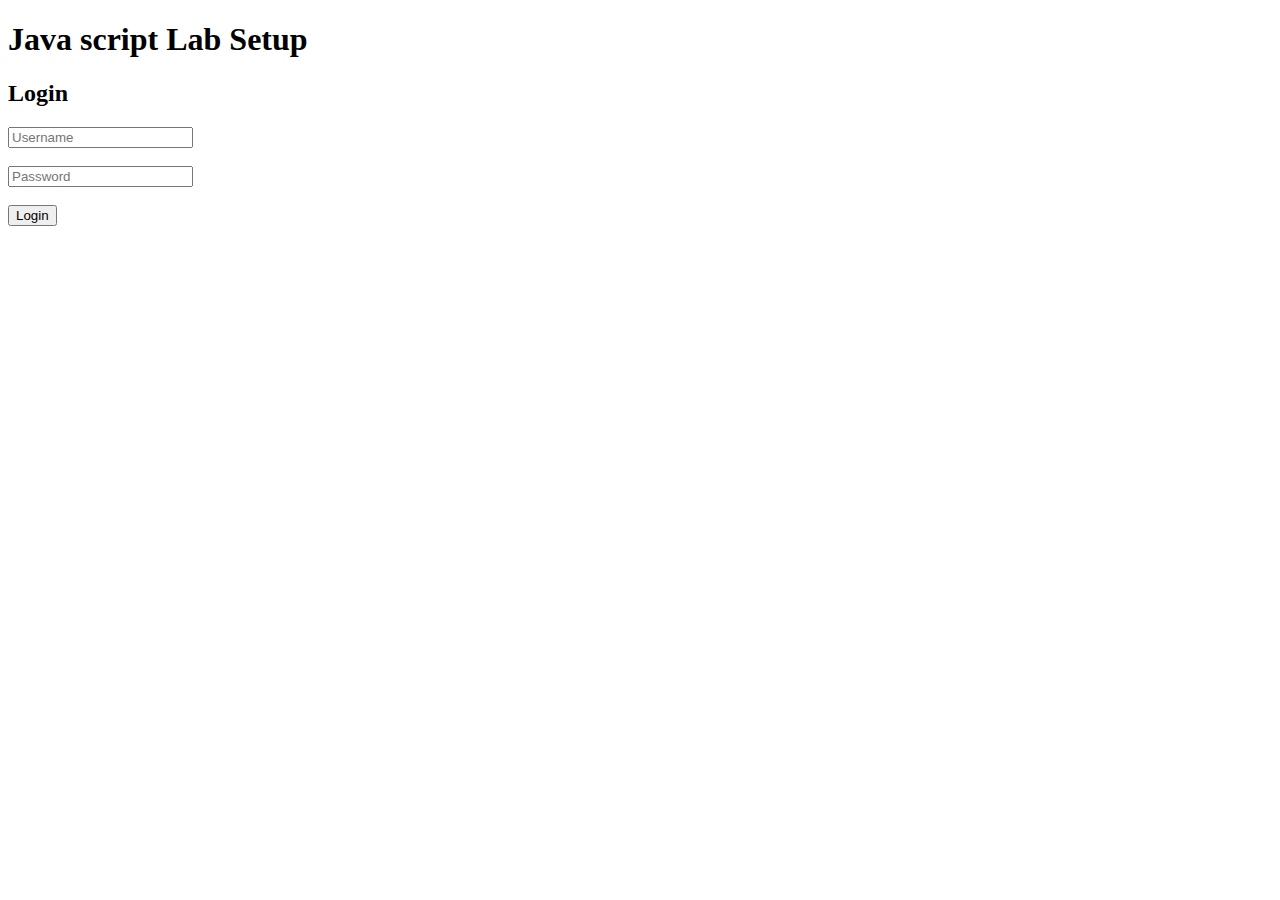
<file: Webdesign/Das bin ich/Java_Script/index.html>
<!DOCTYPE html>
<html lang="en">

<head>
    <meta charset="UTF-8">
    <meta name="viewport" content="width=device-width, initial-scale=1.0">
    <title>Java script übungen</title>
    <script src="script.js" defer> </script>
</head>

<body>

    <h1>Java script Lab Setup</h1>

    <h2>Login</h2>

    <input type="text" id="username" placeholder="Username"><br><br>
    <input type="password" id="password" placeholder="Password"><br><br>
    <button id="loginButton">Login</button>
</body>

</html>
</file>
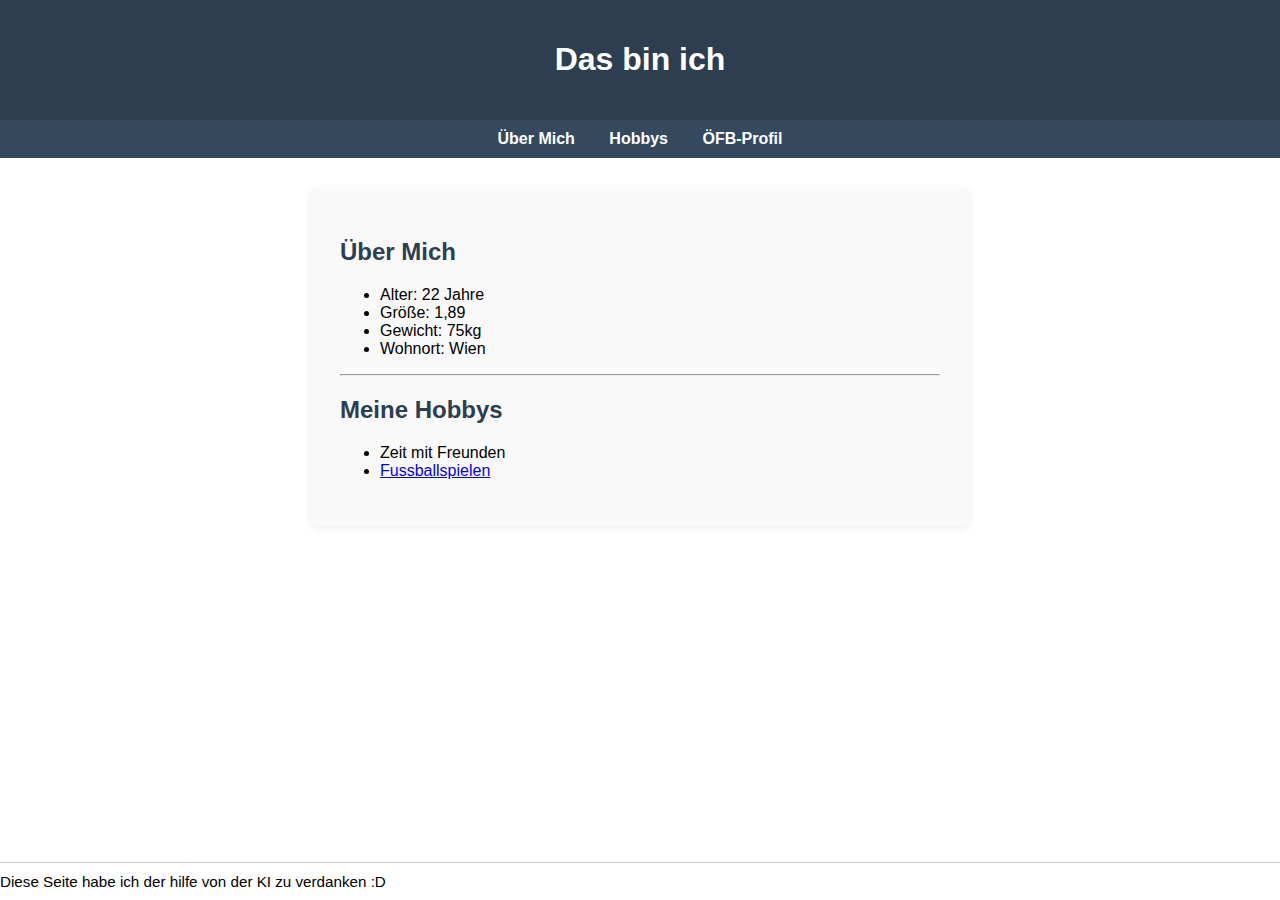
<file: Das_bin_ich.html>
<!DOCTYPE html>
<html lang="de"> <!-- HTML-Dokument, Sprache Deutsch -->

<head>
    <meta charset="UTF-8"> <!-- Zeichencodierung UTF-8, wichtig für Umlaute -->
    <meta name="viewport" content="width=device-width, initial-scale=1.0">
    <!-- sorgt dafür, dass die Seite auf Handys richtig skaliert -->
    <title>Meine Persönliche Daten</title> <!-- Titel, wird im Browser-Tab angezeigt -->
    <meta name="description"
        content="Persönliche Seite von Dominic Daniel Kasza mit Infos zu Hobbys, Wohnort und Fußballprofil.">

    <style>
        /* Grundlegendes Design (CSS) */

        body {
            font-family: Arial, sans-serif;
            /* Schriftart */
            margin: 0;
            /* Kein äußerer Rand */
            padding-bottom: 60px;
            /* Platz für den Footer unten */
        }

        header {
            background: #2c3e50;
            /* Hintergrundfarbe dunkelblau */
            color: #fff;
            /* Textfarbe weiß */
            padding: 20px 0;
            /* Innenabstand oben und unten */
            text-align: center;
            /* Text in der Mitte */
        }

        nav {
            background: #34495e;
            /* Hintergrundfarbe der Navigation */
            padding: 10px 0;
            /* Innenabstand */
            text-align: center;
            /* Links in der Mitte */
        }

        nav a {
            color: #fff;
            /* Linkfarbe weiß */
            text-decoration: none;
            /* keine Unterstreichung */
            margin: 0 15px;
            /* Abstand zwischen den Links */
            font-weight: bold;
            /* Schrift fett */
        }

        main {
            max-width: 600px;
            /* maximale Breite */
            margin: 30px auto;
            /* Abstand oben/unten + zentriert */
            background: #f9f9f9;
            /* Hintergrund hellgrau */
            padding: 30px;
            /* Innenabstand */
            border-radius: 8px;
            /* abgerundete Ecken */
            box-shadow: 0 2px 8px rgba(0, 0, 0, 0.08);
            /* leichter Schatten */
        }

        h2 {
            color: #2c3e50;
            /* Farbe für Unterüberschriften */
        }

        footer {
            position: fixed;
            /* Footer bleibt immer unten sichtbar */
            left: 0;
            bottom: 0;
            width: 100%;
            /* volle Breite */
            text-align: left;
            /* Text links ausgerichtet */
            background: #fff;
            /* weißer Hintergrund */
            padding: 10px 0;
            /* Innenabstand */
            border-top: 1px solid #ccc;
            /* dünne Linie oben */
            font-size: 0.95em;
            /* etwas kleinere Schrift */
        }
    </style>
</head>

<body> <!-- Sichtbarer Teil der Website beginnt -->

    <!-- Kopfbereich mit Titel -->
    <header>
        <h1>Das bin ich</h1> <!-- Hauptüberschrift -->
    </header>

    <!-- Navigation mit Links -->
    <nav>
        <!-- Link springt zu Abschnitt "Über Mich" -->
        <a href="#ueber-mich">Über Mich</a>
        <!-- Link springt zu Abschnitt "Hobbys" -->
        <a href="#hobbys">Hobbys</a>
        <!-- Externer Link, öffnet neues Tab -->
        <a href="https://www.oefb.at/Profile/Spieler/1178955?Dominic-Daniel-Kasza" target="_blank">ÖFB-Profil</a>
    </nav>

    <!-- Hauptinhalt -->
    <main>
        <!-- Abschnitt Über Mich -->
        <section id="ueber-mich">
            <h2>Über Mich</h2>
            <ul> <!-- Liste mit persönlichen Daten -->
                <li>Alter: 22 Jahre</li>
                <li>Größe: 1,89</li>
                <li>Gewicht: 75kg</li>
                <li>Wohnort: Wien</li>
            </ul>
        </section>

        <hr> <!-- Trennlinie -->

        <!-- Abschnitt Hobbys -->
        <section id="hobbys">
            <h2>Meine Hobbys</h2>
            <ul>
                <li>Zeit mit Freunden</li>
                <li>
                    <!-- Link als Hobby (öffnet externes Profil im neuen Tab) -->
                    <a href="https://www.oefb.at/Profile/Spieler/1178955?Dominic-Daniel-Kasza"
                        target="_blank">Fussballspielen</a>
                </li>
            </ul>
        </section>
    </main>

    <!-- Footer am unteren Rand -->
    <footer>
        Diese Seite habe ich der hilfe von der KI zu verdanken :D
    </footer>
</body>

</html>
</file>
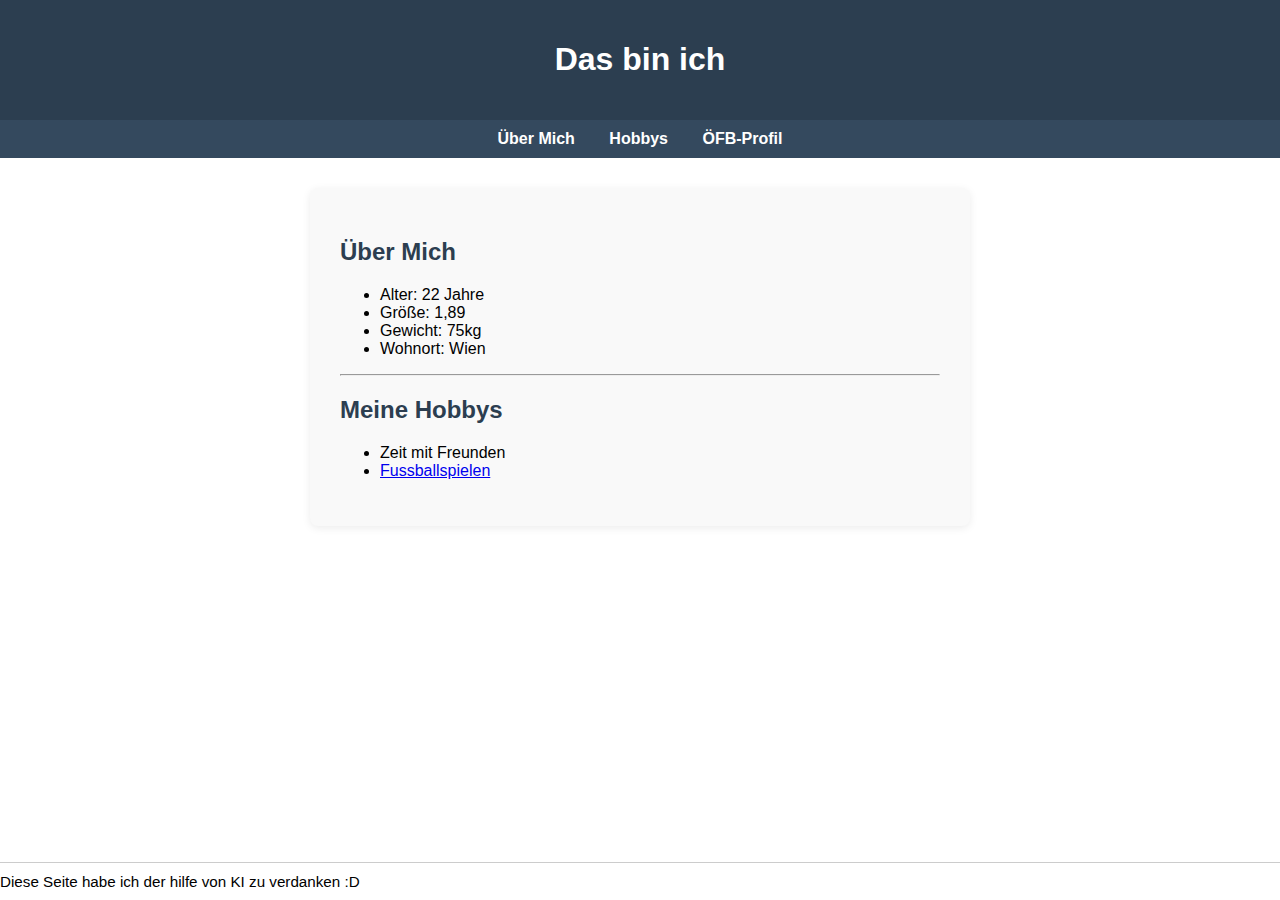
<file: WMC/Das_bin_ich.html>
<!DOCTYPE html>
<html lang="de"> <!-- HTML-Dokument, Sprache Deutsch -->

<head>
    <meta charset="UTF-8"> <!-- Zeichencodierung UTF-8, wichtig für Umlaute -->
    <meta name="viewport" content="width=device-width, initial-scale=1.0">
    <!-- sorgt dafür, dass die Seite auf Handys richtig skaliert -->
    <title>Meine Persönliche Daten</title> <!-- Titel, wird im Browser-Tab angezeigt -->

    <style>
        /* Grundlegendes Design (CSS) */

        body {
            font-family: Arial, sans-serif;
            /* Schriftart */
            margin: 0;
            /* Kein äußerer Rand */
            padding-bottom: 60px;
            /* Platz für den Footer unten */
        }

        header {
            background: #2c3e50;
            /* Hintergrundfarbe dunkelblau */
            color: #fff;
            /* Textfarbe weiß */
            padding: 20px 0;
            /* Innenabstand oben und unten */
            text-align: center;
            /* Text in der Mitte */
        }

        nav {
            background: #34495e;
            /* Hintergrundfarbe der Navigation */
            padding: 10px 0;
            /* Innenabstand */
            text-align: center;
            /* Links in der Mitte */
        }

        nav a {
            color: #fff;
            /* Linkfarbe weiß */
            text-decoration: none;
            /* keine Unterstreichung */
            margin: 0 15px;
            /* Abstand zwischen den Links */
            font-weight: bold;
            /* Schrift fett */
        }

        main {
            max-width: 600px;
            /* maximale Breite */
            margin: 30px auto;
            /* Abstand oben/unten + zentriert */
            background: #f9f9f9;
            /* Hintergrund hellgrau */
            padding: 30px;
            /* Innenabstand */
            border-radius: 8px;
            /* abgerundete Ecken */
            box-shadow: 0 2px 8px rgba(0, 0, 0, 0.08);
            /* leichter Schatten */
        }

        h2 {
            color: #2c3e50;
            /* Farbe für Unterüberschriften */
        }

        footer {
            position: fixed;
            /* Footer bleibt immer unten sichtbar */
            left: 0;
            bottom: 0;
            width: 100%;
            /* volle Breite */
            text-align: left;
            /* Text links ausgerichtet */
            background: #fff;
            /* weißer Hintergrund */
            padding: 10px 0;
            /* Innenabstand */
            border-top: 1px solid #ccc;
            /* dünne Linie oben */
            font-size: 0.95em;
            /* etwas kleinere Schrift */
        }
    </style>
</head>

<body> <!-- Sichtbarer Teil der Website beginnt -->

    <!-- Kopfbereich mit Titel -->
    <header>
        <h1>Das bin ich</h1> <!-- Hauptüberschrift -->
    </header>

    <!-- Navigation mit Links -->
    <nav>
        <!-- Link springt zu Abschnitt "Über Mich" -->
        <a href="#ueber-mich">Über Mich</a>
        <!-- Link springt zu Abschnitt "Hobbys" -->
        <a href="#hobbys">Hobbys</a>
        <!-- Externer Link, öffnet neues Tab -->
        <a href="https://www.oefb.at/Profile/Spieler/1178955?Dominic-Daniel-Kasza" target="_blank">ÖFB-Profil</a>
    </nav>

    <!-- Hauptinhalt -->
    <main>
        <!-- Abschnitt Über Mich -->
        <section id="ueber-mich">
            <h2>Über Mich</h2>
            <ul> <!-- Liste mit persönlichen Daten -->
                <li>Alter: 22 Jahre</li>
                <li>Größe: 1,89</li>
                <li>Gewicht: 75kg</li>
                <li>Wohnort: Wien</li>
            </ul>
        </section>

        <hr> <!-- Trennlinie -->

        <!-- Abschnitt Hobbys -->
        <section id="hobbys">
            <h2>Meine Hobbys</h2>
            <ul>
                <li>Zeit mit Freunden</li>
                <li>
                    <!-- Link als Hobby (öffnet externes Profil im neuen Tab) -->
                    <a href="https://www.oefb.at/Profile/Spieler/1178955?Dominic-Daniel-Kasza"
                        target="_blank">Fussballspielen</a>
                </li>
            </ul>
        </section>
    </main>

    <!-- Footer am unteren Rand -->
    <footer>
        Diese Seite habe ich der hilfe von KI zu verdanken :D
    </footer>
</body>

</html>
</file>
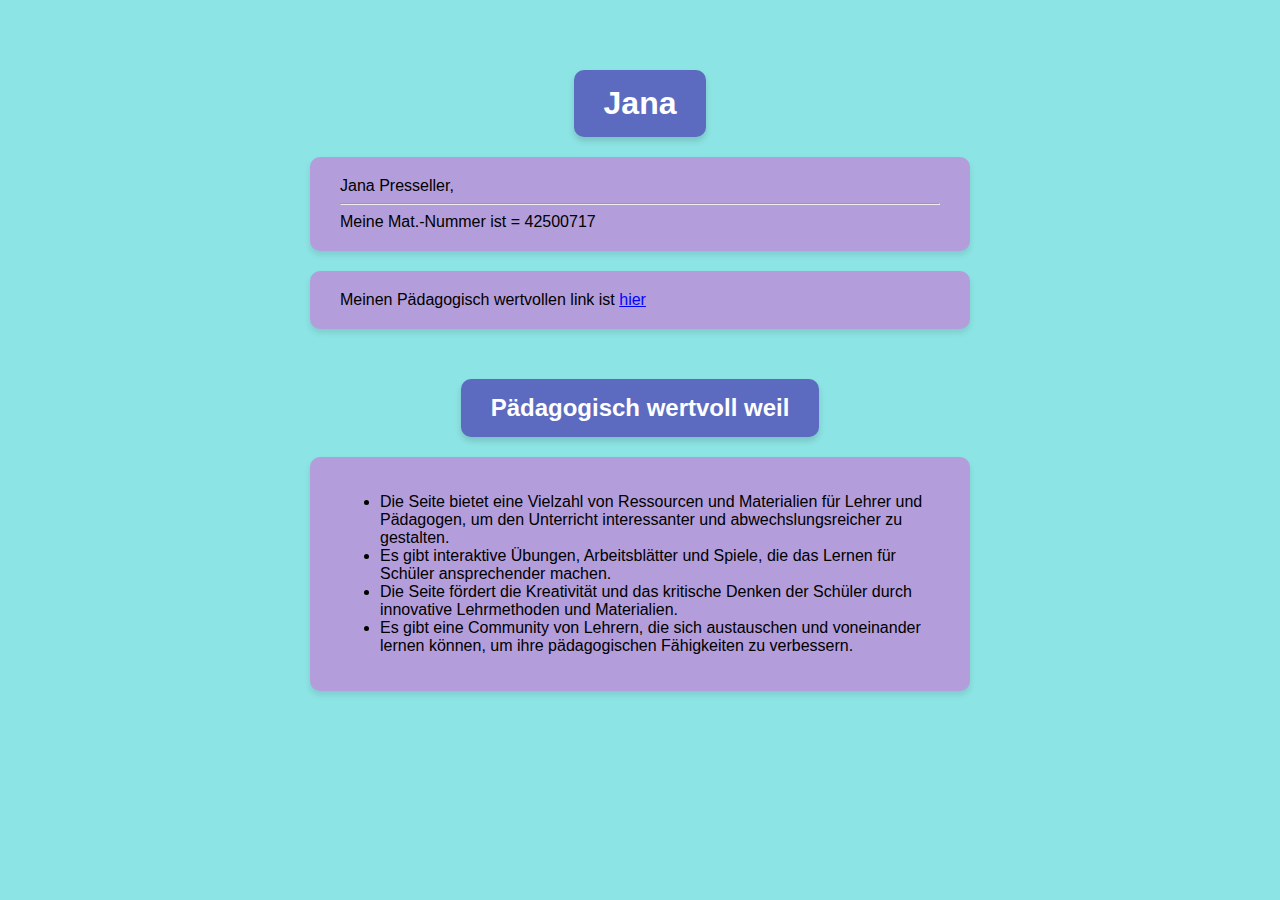
<file: Webdesign/Janas_Pages/index_presseller.html>
<!DOCTYPE html>
<html lang="de">
<head>
  <meta charset="UTF-8" />
  <meta name="viewport" content="width=device-width, initial-scale=1.0, viewport-fit=cover" />
  <title>Jana</title>

</head>

<body>
  <h1 class="ueberschrift">Jana</h1>
<div class="content">
    Jana Presseller,
    <hr>
    Meine Mat.-Nummer ist = 42500717
</div>

<div class="content">
    Meinen Pädagogisch wertvollen link ist <a class="btn" href="https://www.pädagogisch-wertvoll.de">hier</a>
    
</div>

<h2 class="ueberschrift">Pädagogisch wertvoll weil</h2>
<div class="content">
    <ul>
        <li>Die Seite bietet eine Vielzahl von Ressourcen und Materialien für Lehrer und Pädagogen, um den Unterricht interessanter und abwechslungsreicher zu gestalten.</li>
        <li>Es gibt interaktive Übungen, Arbeitsblätter und Spiele, die das Lernen für Schüler ansprechender machen.</li>
        <li>Die Seite fördert die Kreativität und das kritische Denken der Schüler durch innovative Lehrmethoden und Materialien.</li>
        <li>Es gibt eine Community von Lehrern, die sich austauschen und voneinander lernen können, um ihre pädagogischen Fähigkeiten zu verbessern.</li>
    </ul>
</div>



<style>
 body {
  font-family: Arial, sans-serif;
  background-color: #8de4e4;
  margin: 0;
  padding: 40px 20px;
  text-align: center;
}

.ueberschrift {
  color: #ffffff;
  background-color: #5c6bc0;
  padding: 15px 30px;
  border-radius: 10px;
  box-shadow: 0 4px 6px rgba(0,0,0,0.15);
  display: inline-block;
  margin: 0 auto 30px auto;
  margin-top: 30px;
  margin-bottom: 0cm;
}

div.content {
  color: #000000;
  background-color: #b39ddb;
  padding: 20px 30px;
  border-radius: 10px;
  box-shadow: 0 4px 6px rgba(0,0,0,0.1);
  max-width: 600px;
  margin: 20px auto;
  text-align: left;
}
.btn {
  display: inline-block;
  background-color: #b39ddb;
  color: rgb(0, 4, 255);
  text-decoration: none;
  text-decoration: underline;
}

.btn:hover {
  background-color: #dddddd;
}

</style>

</body>

</html>
</file>
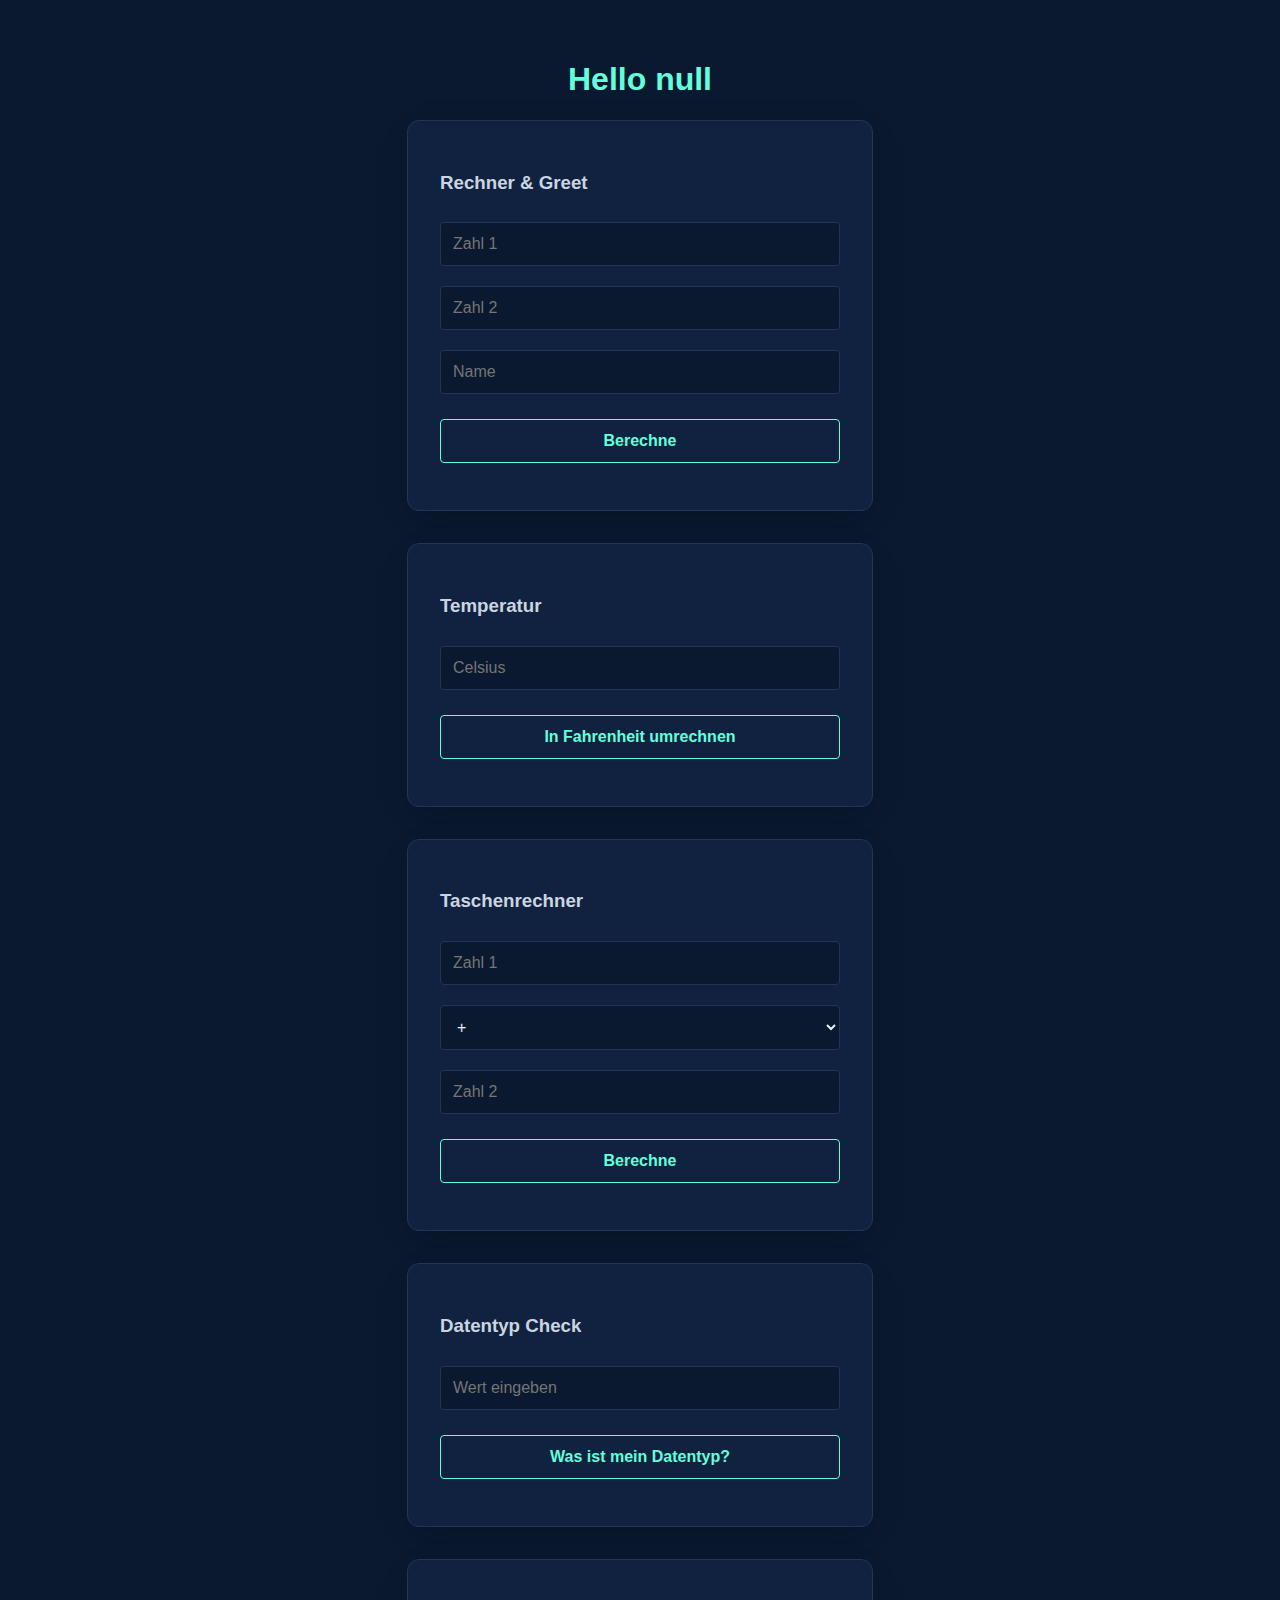
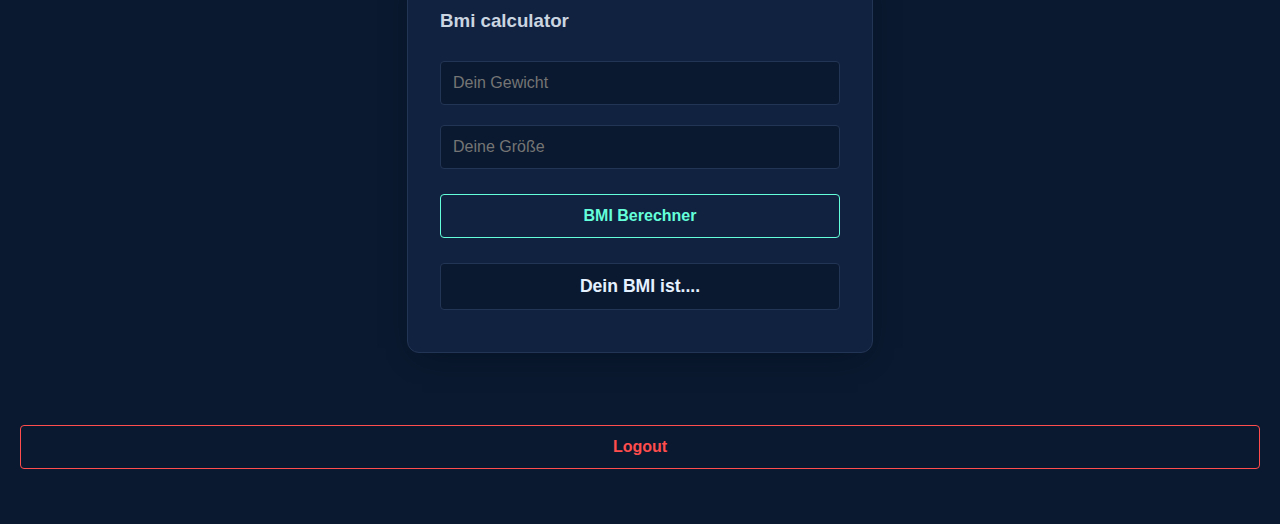
<file: Webdesign/Java_Script/dash.html>
<head>
    <link rel="stylesheet" href="style.css">
</head>

<body>
    <h1 id="welcomeText"></h1>

    <div class="exercise-box">
        <h3>Rechner & Greet</h3>
        <input type="number" id="num1" placeholder="Zahl 1">
        <input type="number" id="num2" placeholder="Zahl 2">
        <input type="text" id="usernameInput" placeholder="Name">
        <button id="calculateButton" type="button">Berechne</button>
    </div>

    <div class="exercise-box">
        <h3>Temperatur</h3>
        <input type="number" id="temp" placeholder="Celsius">
        <button id="temperatur" type="button">In Fahrenheit umrechnen</button>
    </div>

    <div class="exercise-box">
        <h3>Taschenrechner</h3>
        <input type="number" id="num3" placeholder="Zahl 1">
        <select id="operator">
            <option value="add">+</option>
            <option value="subtract">-</option>
            <option value="multiply">*</option>
            <option value="divide">/</option>
        </select>
        <input type="number" id="num4" placeholder="Zahl 2">
        <button id="calcButton" type="button">Berechne</button>
    </div>

    <div class="exercise-box">
        <h3>Datentyp Check</h3>
        <input type="text" id="nameInput" placeholder="Wert eingeben">
        <button id="typeof" type="button">Was ist mein Datentyp?</button>
    </div>


    <div class="exercise-box">

        <h3> Bmi calculator </h3>
        <input type="number" id="bmigew" placeholder="Dein Gewicht">
        <input type="number" id="bmigr" placeholder="Deine Größe">
        <button id="bmibut" type="button"> BMI Berechner </button>

        <div id="result">Dein BMI ist....</div>

    </div>



    <button id="logoutButton">Logout</button>

    <script src="scriptdash.js"></script>
</body>
</file>
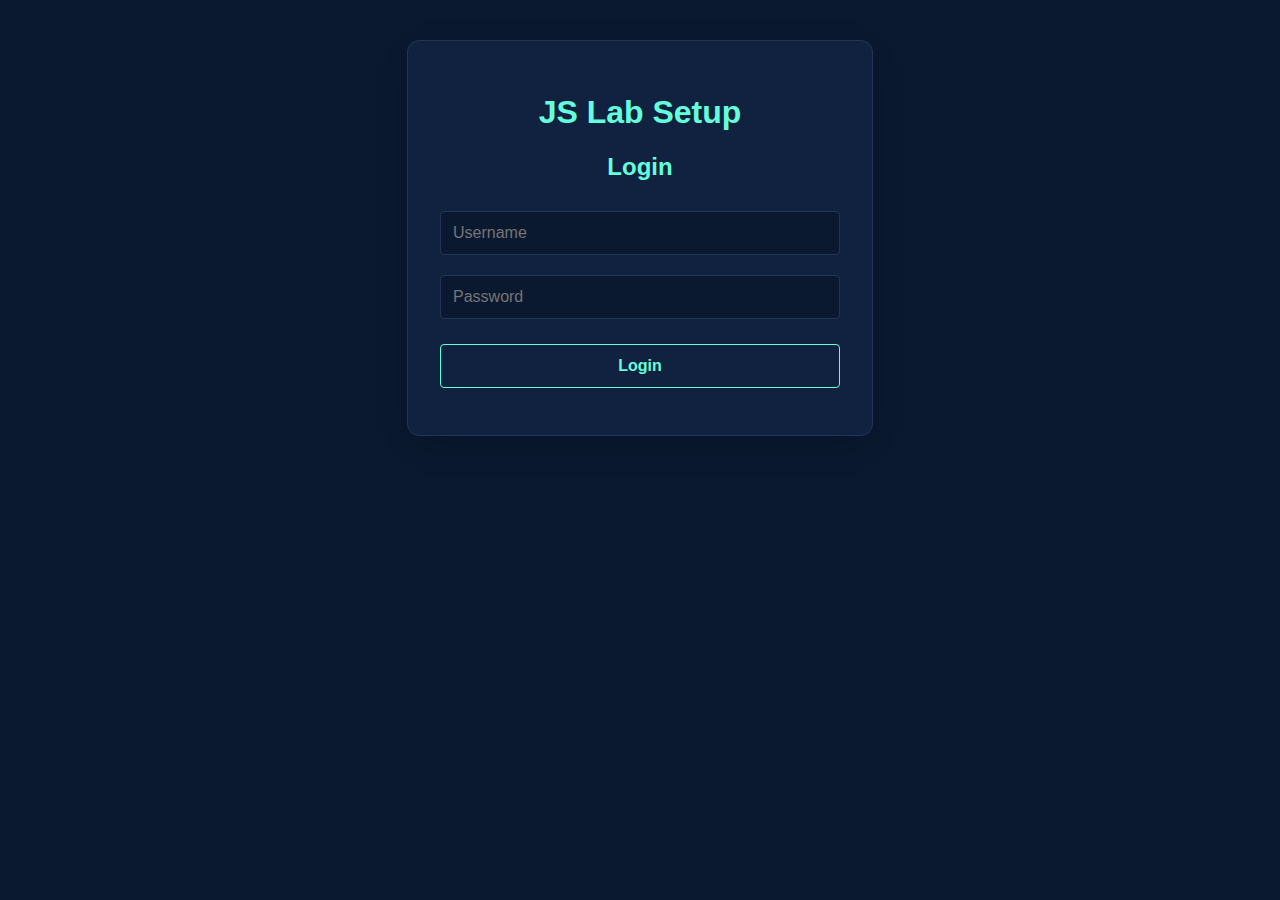
<file: Webdesign/Java_Script/login.html>
<head>
    <link rel="stylesheet" href="style.css">
</head>

<body>
    <div class="container">
        <h1>JS Lab Setup</h1>
        <h2>Login</h2>
        <input type="text" id="username" placeholder="Username">
        <input type="password" id="password" placeholder="Password">
        <button id="loginButton" type="button">Login</button>
    </div>
    <script src="scriptlogin.js"></script>
</body>
</file>
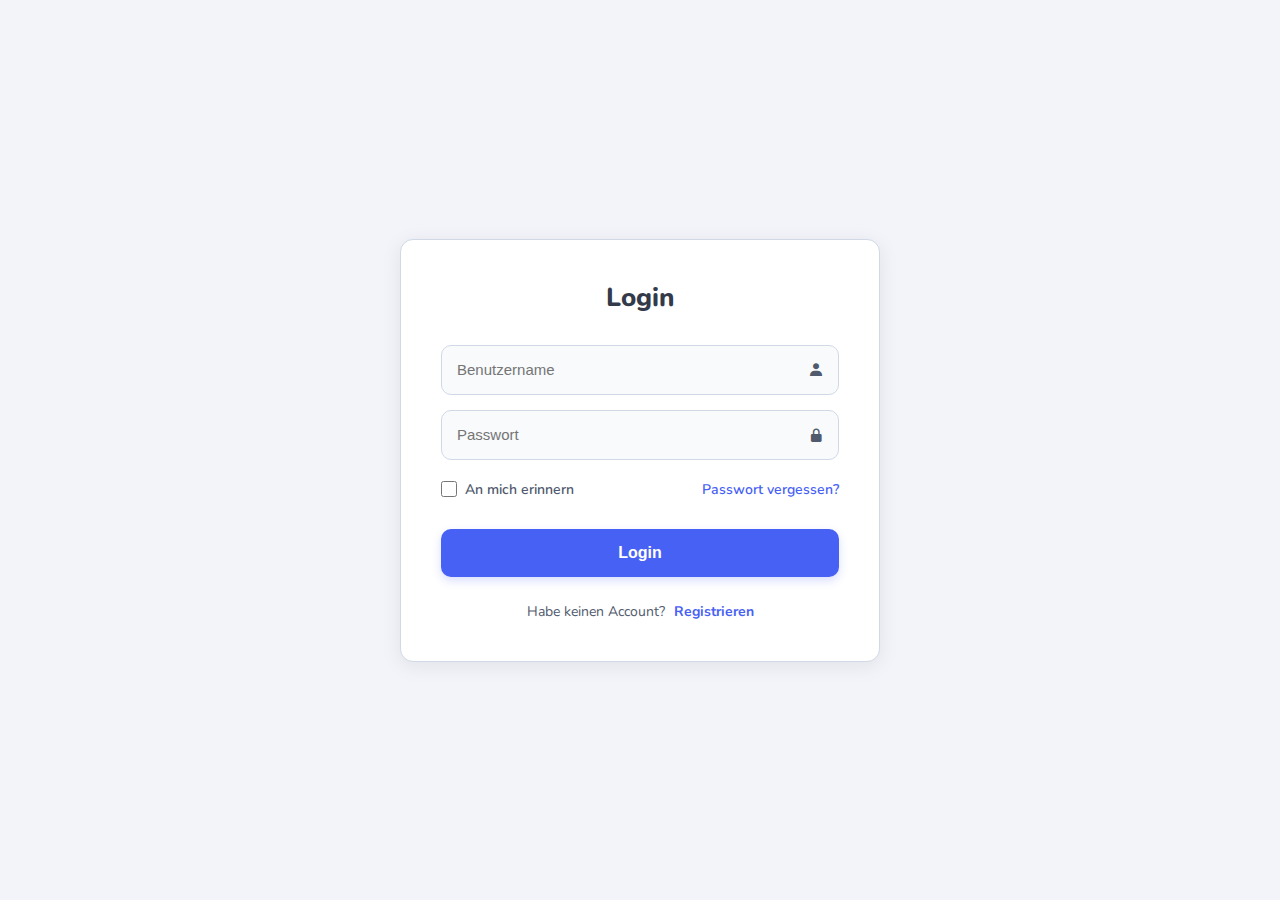
<file: Webdesign/Stundenplanner/login.html>
<!DOCTYPE html>
<html lang="de">

<head> 
    <meta charset="UTF-8">
    <meta http-equiv="X-UA-Compatible" content="IE=edge">
    <meta name="viewport" content="width=device-width, initial-scale=1.0">
    <title>Login Stundenplaner</title>
    <link rel="stylesheet" href="style_login.css">
    <link href='https://unpkg.com/boxicons@2.1.4/css/boxicons.min.css' rel='stylesheet'>
</head>

<body>
    <div class="wrapper">
        <form id="loginForm">
            <h1>Login</h1>
            
            <div class="input-box">
                <input type="text" id="username" placeholder="Benutzername" required>
                <i class='bx bxs-user'></i>
            </div>

            <div class="input-box">
                <input type="password" id="password" placeholder="Passwort" required>
                <i class='bx bxs-lock-alt'></i>
            </div>

            <div class="remember-forgot">
                <label><input type="checkbox"> An mich erinnern</label>
                <a href="#">Passwort vergessen?</a>
            </div>

            <button type="submit" class="btn">Login</button>

            <div class="register-link">
                <p>Habe keinen Account? <a href="#">Registrieren</a></p>
            </div>
        </form>
    </div>

    <script src="login.js"></script>
</body>
</html>
</file>
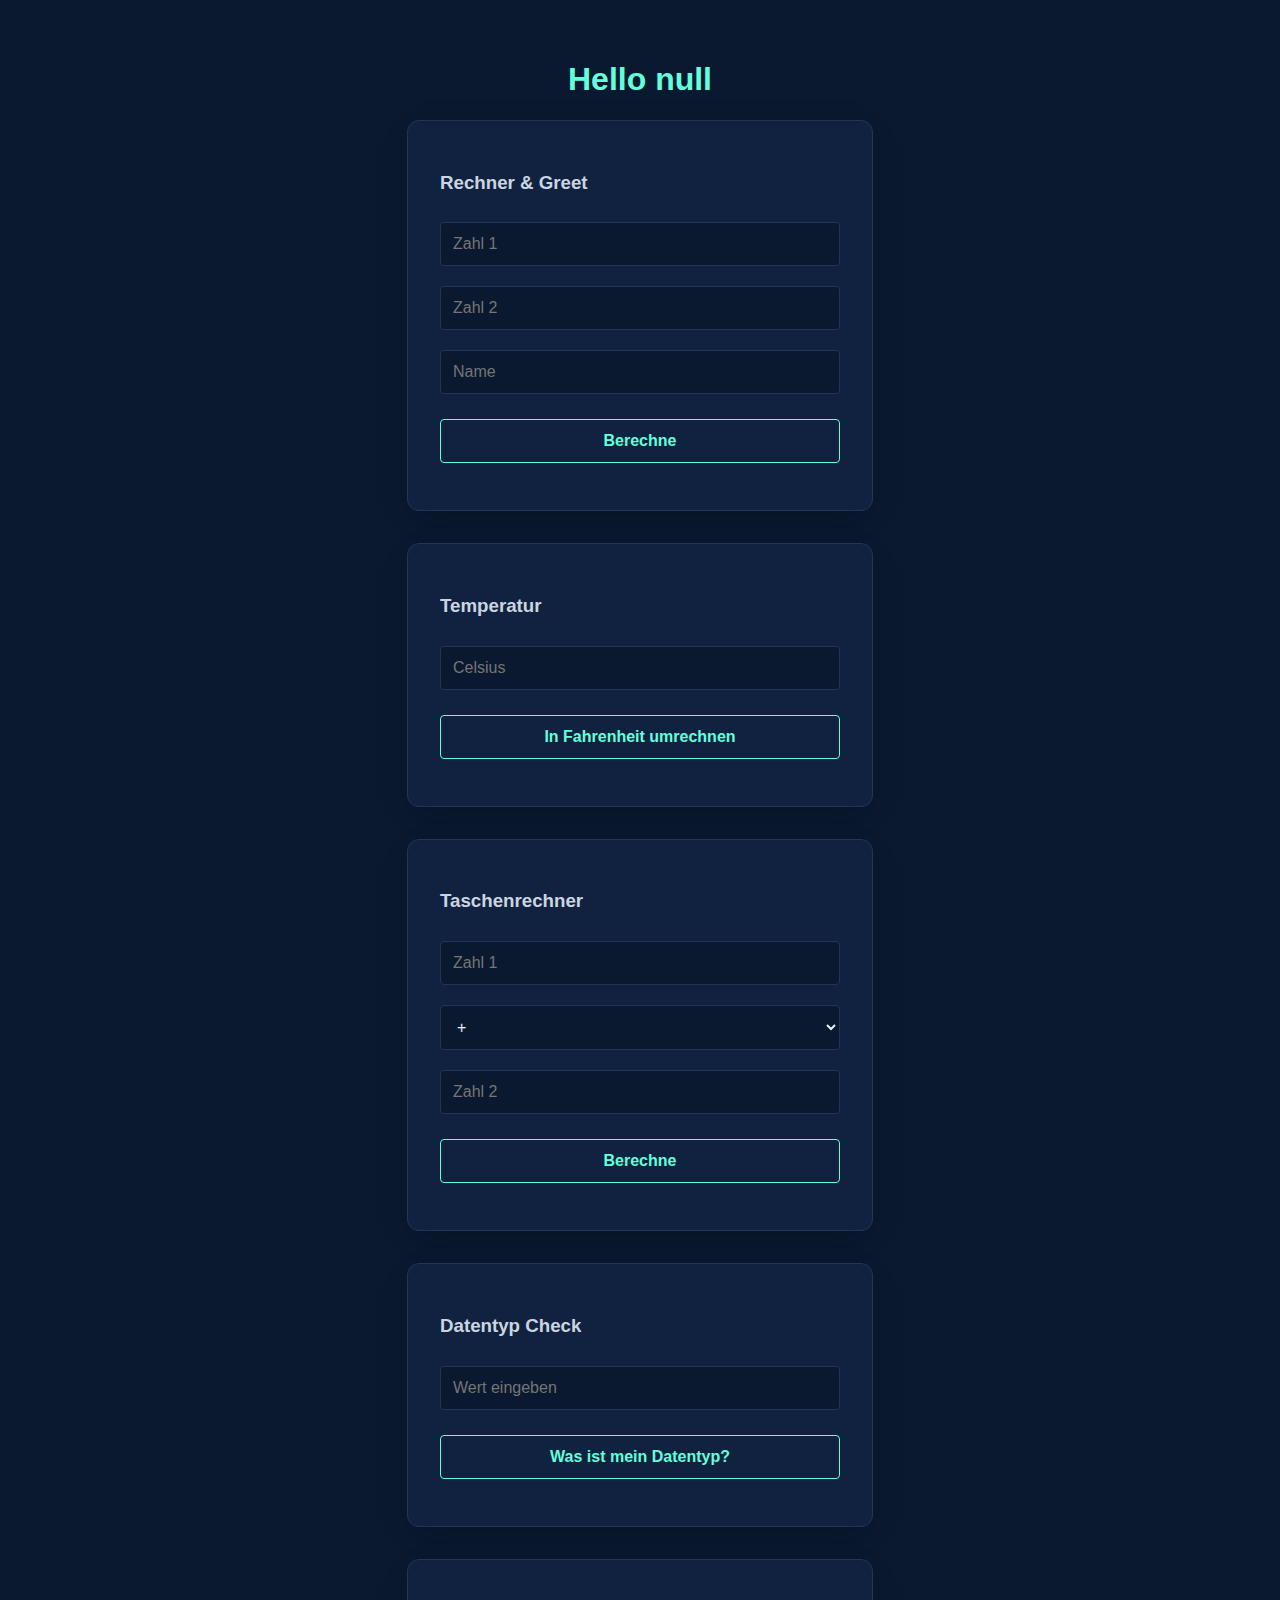
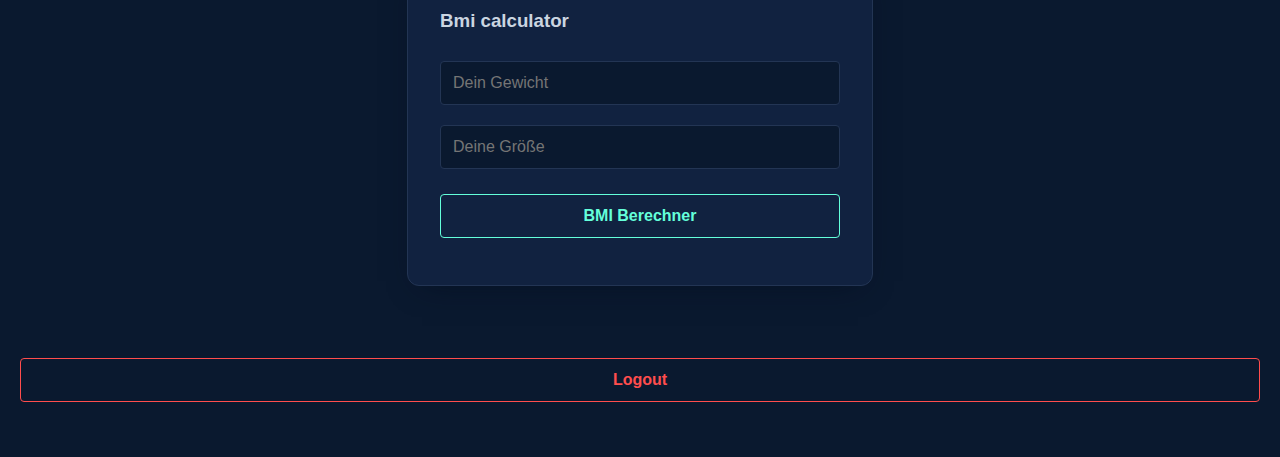
<file: Webdesign/Das bin ich/Java_Script/dash.html>
<head>
    <link rel="stylesheet" href="style.css">
</head>

<body>
    <h1 id="welcomeText"></h1>

    <div class="exercise-box">
        <h3>Rechner & Greet</h3>
        <input type="number" id="num1" placeholder="Zahl 1">
        <input type="number" id="num2" placeholder="Zahl 2">
        <input type="text" id="usernameInput" placeholder="Name">
        <button id="calculateButton" type="button">Berechne</button>
    </div>

    <div class="exercise-box">
        <h3>Temperatur</h3>
        <input type="number" id="temp" placeholder="Celsius">
        <button id="temperatur" type="button">In Fahrenheit umrechnen</button>
    </div>

    <div class="exercise-box">
        <h3>Taschenrechner</h3>
        <input type="number" id="num3" placeholder="Zahl 1">
        <select id="operator">
            <option value="add">+</option>
            <option value="subtract">-</option>
            <option value="multiply">*</option>
            <option value="divide">/</option>
        </select>
        <input type="number" id="num4" placeholder="Zahl 2">
        <button id="calcButton" type="button">Berechne</button>
    </div>

    <div class="exercise-box">
        <h3>Datentyp Check</h3>
        <input type="text" id="nameInput" placeholder="Wert eingeben">
        <button id="typeof" type="button">Was ist mein Datentyp?</button>
    </div>


    <div class="exercise-box">

        <h3> Bmi calculator </h3>
        <input type="number" id="bmigew" placeholder="Dein Gewicht">
        <input type="number" id="bmigr" placeholder="Deine Größe">
        <button id="bmibut" type="button"> BMI Berechner </button>


    </div>



    <button id="logoutButton">Logout</button>

    <script src="scriptdash.js"></script>
</body>
</file>
<file: Webdesign/BMI/css/mystyle.css>
.jumbotron-custom {
    border-radius: 0;
}

.margin-top-05 { 
    margin-top: 0.5em; 
}

.margin-top-10 { 
    margin-top: 1.0em; 
}

.margin-bottom-05 { 
    margin-bottom: 0.5em; 
}

.margin-bottom-10 { 
    margin-bottom: 1.0em; 
}
</file>
<file: Webdesign/Stundenplanner/styles.css>
@import url('https://fonts.googleapis.com/css2?family=Nunito:wght@400;500;600;700;800&family=Fira+Mono:wght@400;500&display=swap');

/* ─────────────────────────────────────────────
   VARIABLEN
───────────────────────────────────────────── */
:root {
  --bg:           #f2f4f9;
  --surface:      #ffffff;
  --border:       #e6eaf3;
  --border-soft:  #eff2f8;

  --text-1:       #141720;
  --text-2:       #515a6d;
  --text-3:       #8f98aa;

  --accent:       #4861f5;
  --accent-light: #eef0ff;
  --accent-mid:   #c5cdfb;

  --green:        #16a34a;
  --green-light:  #dcfce7;
  --orange:       #ea6c00;
  --orange-light: #fff0e0;
  --red:          #e53535;
  --red-light:    #fee2e2;
  --yellow:       #ca8a04;
  --yellow-light: #fefce8;
  --purple:       #7c3aed;
  --purple-light: #ede9fe;
  --teal:         #0891b2;
  --teal-light:   #e0f2fe;

  --r-sm:  8px;
  --r-md:  13px;
  --r-lg:  20px;

  --sh-xs: 0 1px 3px rgba(0,0,0,.06);
  --sh-sm: 0 2px 10px rgba(0,0,0,.08);
  --sh-md: 0 6px 24px rgba(0,0,0,.11);

  --topbar-h:     56px;
  --bottomnav-h:  64px;
  --sidebar-w:    64px;       /* Tablet: nur Icons */
  --sidebar-w-lg: 220px;      /* Desktop: Icons + Labels */
  --slot-h:       60px;
  --time-w:       54px;

  --t: .16s ease;
}

*, *::before, *::after { box-sizing: border-box; margin: 0; padding: 0; }
html { height: 100%; -webkit-tap-highlight-color: transparent; }

/* ─────────────────────────────────────────────
   BASE BODY / APP
───────────────────────────────────────────── */
body {
  font-family: 'Nunito', sans-serif;
  background: var(--bg);
  color: var(--text-1);
  height: 100%;
  overflow: hidden;
  display: flex;
  flex-direction: column;
  font-size: 14px;
  line-height: 1.5;
}

#app {
  display: flex;
  flex-direction: column;
  height: 100%;
  overflow: hidden;
}

/* 
   TOPBAR
 */
#topbar {
  height: var(--topbar-h);
  background: var(--surface);
  border-bottom: 1px solid var(--border);
  display: flex;
  align-items: center;
  justify-content: space-between;
  padding: 0 16px;
  flex-shrink: 0;
  z-index: 30;
}

#topbar-left {
  display: flex;
  align-items: center;
  gap: 10px;
}

#app-logo {
  width: 34px;
  height: 34px;
  background: var(--accent);
  border-radius: var(--r-md);
  display: flex;
  align-items: center;
  justify-content: center;
  color: #fff;
  font-size: 18px;
  font-weight: 800;
  flex-shrink: 0;
  user-select: none;
  box-shadow: 0 3px 10px rgba(72,97,245,.35);
}

#app-name {
  font-size: 17px;
  font-weight: 800;
  letter-spacing: -0.4px;
}

#app-name .plus { color: var(--accent); }

#topbar-right {
  display: flex;
  align-items: center;
  gap: 8px;
}

#btn-notif {
  width: 34px;
  height: 34px;
  border-radius: 50%;
  background: var(--bg);
  border: 1px solid var(--border);
  cursor: pointer;
  display: flex;
  align-items: center;
  justify-content: center;
  position: relative;
  transition: background var(--t);
}

#btn-notif:active { background: var(--border); }

#btn-notif svg {
  width: 18px;
  height: 18px;
  stroke: var(--text-2);
  fill: none;
  stroke-width: 2;
  stroke-linecap: round;
  stroke-linejoin: round;
}

#notif-dot {
  position: absolute;
  top: 6px; right: 6px;
  width: 7px; height: 7px;
  border-radius: 50%;
  background: var(--red);
  border: 2px solid var(--surface);
}

#user-avatar {
  width: 34px;
  height: 34px;
  border-radius: 50%;
  background: linear-gradient(135deg, #6366f1, #a78bfa);
  display: flex;
  align-items: center;
  justify-content: center;
  color: #fff;
  font-size: 13px;
  font-weight: 700;
  cursor: pointer;
  border: 2px solid var(--border);
  user-select: none;
  transition: transform var(--t);
}

#user-avatar:active { transform: scale(.93); }

/* 
   SHELL UNTER TOPBAR
   Mobile:  column (content → bottom-nav)
   Tablet+: row    (sidebar → content)
*/
#shell {
  flex: 1;
  display: flex;
  flex-direction: column;   /* Mobile default */
  overflow: hidden;
  min-height: 0;
}

/* 
   SIDEBAR  (Tablet & Desktop)
   Versteckt auf Mobile
*/
#sidebar {
  display: none;   /* Mobile: unsichtbar */
  flex-direction: column;
  background: var(--surface);
  border-right: 1px solid var(--border);
  flex-shrink: 0;
  overflow: hidden;
  z-index: 20;
}

.sidebar-nav {
  flex: 1;
  display: flex;
  flex-direction: column;
  padding: 12px 0;
  gap: 2px;
}

/* Sidebar-Tab */
.sidebar-tab {
  display: flex;
  align-items: center;
  gap: 12px;
  padding: 11px 16px;
  cursor: pointer;
  color: var(--text-3);
  border-left: 3px solid transparent;
  transition: all var(--t);
  user-select: none;
  white-space: nowrap;
  overflow: hidden;
}

.sidebar-tab svg {
  width: 20px;
  height: 20px;
  stroke: currentColor;
  fill: none;
  stroke-width: 2;
  stroke-linecap: round;
  stroke-linejoin: round;
  flex-shrink: 0;
  transition: transform var(--t);
}

.sidebar-tab .s-label {
  font-size: 13.5px;
  font-weight: 600;
  opacity: 0;               /* Tablet: Icons-only → Label versteckt */
  transition: opacity var(--t);
}

.sidebar-tab .s-badge {
  margin-left: auto;
  background: var(--red);
  color: #fff;
  font-size: 9px;
  font-weight: 700;
  min-width: 16px;
  height: 16px;
  border-radius: 8px;
  display: flex;
  align-items: center;
  justify-content: center;
  padding: 0 4px;
  opacity: 0;
  transition: opacity var(--t);
}

.sidebar-tab:hover {
  background: var(--bg);
  color: var(--text-2);
}

.sidebar-tab.active {
  color: var(--accent);
  background: var(--accent-light);
  border-left-color: var(--accent);
}

/* Sidebar Footer */
#sidebar-footer {
  border-top: 1px solid var(--border);
  padding: 14px 16px;
  display: flex;
  align-items: center;
  gap: 10px;
  overflow: hidden;
}

#sf-avatar {
  width: 32px;
  height: 32px;
  border-radius: 50%;
  background: linear-gradient(135deg, #6366f1, #a78bfa);
  display: flex;
  align-items: center;
  justify-content: center;
  color: #fff;
  font-size: 12px;
  font-weight: 700;
  flex-shrink: 0;
}

#sf-info {
  opacity: 0;
  transition: opacity var(--t);
}

#sf-name { font-size: 12.5px; font-weight: 700; }
#sf-role { font-size: 11px; color: var(--text-3); }

/* 
   BOTTOM NAVIGATION  (Mobile only)
*/
#bottom-nav {
  height: var(--bottomnav-h);
  background: var(--surface);
  border-top: 1px solid var(--border);
  display: flex;
  align-items: stretch;
  flex-shrink: 0;
  z-index: 30;
  padding-bottom: env(safe-area-inset-bottom, 0px);
}

.nav-tab {
  flex: 1;
  display: flex;
  flex-direction: column;
  align-items: center;
  justify-content: center;
  gap: 3px;
  cursor: pointer;
  color: var(--text-3);
  user-select: none;
  position: relative;
  transition: color var(--t);
}

.nav-tab svg {
  width: 22px; height: 22px;
  stroke: currentColor;
  fill: none;
  stroke-width: 2;
  stroke-linecap: round;
  stroke-linejoin: round;
  transition: transform var(--t);
}

.nav-tab .tab-label {
  font-size: 10px;
  font-weight: 700;
  letter-spacing: 0.2px;
}

.nav-tab.active { color: var(--accent); }
.nav-tab.active svg { transform: translateY(-1px); }

.nav-tab.active::before {
  content: '';
  position: absolute;
  top: 0; left: 20%; right: 20%;
  height: 3px;
  background: var(--accent);
  border-radius: 0 0 4px 4px;
}

.tab-badge {
  position: absolute;
  top: 5px;
  right: calc(50% - 20px);
  background: var(--red);
  color: #fff;
  font-size: 9px;
  font-weight: 700;
  min-width: 16px;
  height: 16px;
  border-radius: 8px;
  display: flex;
  align-items: center;
  justify-content: center;
  padding: 0 4px;
  border: 2px solid var(--surface);
}

/* 
   CONTENT + VIEWS
*/
#content {
  flex: 1;
  overflow: hidden;
  position: relative;
  min-width: 0;
}

.view {
  display: none;
  flex-direction: column;
  height: 100%;
  overflow-y: auto;
  overflow-x: hidden;
  -webkit-overflow-scrolling: touch;
}

.view.active { display: flex; }
.view::-webkit-scrollbar { display: none; }

/* View-Header */
.view-header {
  padding: 16px 16px 8px;
  flex-shrink: 0;
}

.view-header-row {
  display: flex;
  align-items: center;
  justify-content: space-between;
  margin-bottom: 2px;
}

.view-title {
  font-size: 22px;
  font-weight: 800;
  letter-spacing: -0.5px;
}

.view-subtitle {
  font-size: 12.5px;
  color: var(--text-3);
  font-weight: 500;
}

/* Plus-Button */
.btn-add {
  width: 34px; height: 34px;
  border-radius: var(--r-md);
  background: var(--accent);
  border: none;
  cursor: pointer;
  display: flex;
  align-items: center;
  justify-content: center;
  box-shadow: 0 3px 10px rgba(72,97,245,.3);
  transition: opacity var(--t), transform var(--t);
}

.btn-add svg {
  width: 18px; height: 18px;
  stroke: #fff;
  fill: none;
  stroke-width: 2.5;
  stroke-linecap: round;
}

.btn-add:active { opacity: .85; transform: scale(.93); }

/* 
   VIEW: STUNDENPLAN — MOBILE (Tag-Ansicht)
*/
#week-nav {
  display: flex;
  align-items: center;
  justify-content: space-between;
  padding: 0 16px 10px;
  flex-shrink: 0;
}

#week-nav button {
  width: 30px; height: 30px;
  border: 1px solid var(--border);
  background: var(--surface);
  border-radius: var(--r-sm);
  cursor: pointer;
  display: flex;
  align-items: center;
  justify-content: center;
  color: var(--text-2);
  font-size: 15px;
  transition: background var(--t);
}

#week-nav button:active { background: var(--bg); }

#week-label {
  font-size: 13px;
  font-weight: 700;
  color: var(--text-1);
  text-align: center;
}

/* Tages-Chips */
#day-chips {
  display: flex;
  gap: 6px;
  padding: 0 16px 12px;
  overflow-x: auto;
  flex-shrink: 0;
}

#day-chips::-webkit-scrollbar { display: none; }

.day-chip {
  flex-shrink: 0;
  display: flex;
  flex-direction: column;
  align-items: center;
  gap: 3px;
  padding: 7px 10px;
  border-radius: var(--r-md);
  background: var(--surface);
  border: 1.5px solid var(--border);
  cursor: pointer;
  min-width: 44px;
  transition: all var(--t);
  user-select: none;
}

.day-chip .chip-weekday {
  font-size: 9.5px;
  font-weight: 700;
  text-transform: uppercase;
  letter-spacing: 0.5px;
  color: var(--text-3);
}

.day-chip .chip-num {
  font-size: 16px;
  font-weight: 800;
  color: var(--text-2);
  line-height: 1;
}

.day-chip.is-today { border-color: var(--accent-mid); }
.day-chip.is-today .chip-num { color: var(--accent); }

.day-chip.active {
  background: var(--accent);
  border-color: var(--accent);
  box-shadow: 0 4px 12px rgba(72,97,245,.3);
}

.day-chip.active .chip-weekday,
.day-chip.active .chip-num { color: #fff; }

/* Legende */
#sp-legend {
  display: flex;
  gap: 14px;
  padding: 0 16px 8px;
  flex-shrink: 0;
}

.sp-leg-item {
  display: flex;
  align-items: center;
  gap: 5px;
  font-size: 11px;
  font-weight: 600;
  color: var(--text-3);
}

.sp-leg-dot {
  width: 8px; height: 8px;
  border-radius: 3px;
}

/* Kalender Scroll */
#calendar-scroll {
  flex: 1;
  overflow-y: auto;
  padding: 0 16px 24px;
}

#calendar-scroll::-webkit-scrollbar { display: none; }

/* Mobile: Tages-Grid (eine Spalte) */
#calendar-grid {
  display: flex;
  flex-direction: column;
  position: relative;
}

.time-row {
  display: flex;
  align-items: stretch;
  min-height: var(--slot-h);
}

.time-row + .time-row {
  border-top: 1px solid var(--border-soft);
}

.time-label {
  width: var(--time-w);
  flex-shrink: 0;
  display: flex;
  flex-direction: column;
  justify-content: flex-start;
  padding-top: 6px;
  padding-right: 8px;
}

.time-label .tl-main {
  font-family: 'Fira Mono', monospace;
  font-size: 10.5px;
  font-weight: 500;
  color: var(--text-3);
  line-height: 1;
}

.time-label .tl-end {
  font-family: 'Fira Mono', monospace;
  font-size: 9.5px;
  color: var(--text-3);
  opacity: .55;
  margin-top: 2px;
}

.time-label .tl-slot {
  font-size: 9px;
  color: var(--text-3);
  opacity: .45;
  margin-top: 4px;
}

.time-cell {
  flex: 1;
  padding: 5px 0;
  display: flex;
  flex-direction: column;
  gap: 4px;
}

/* Stundenkarte */
.lesson-card {
  border-radius: var(--r-md);
  padding: 9px 12px;
  display: flex;
  flex-direction: column;
  gap: 2px;
  position: relative;
  overflow: hidden;
  cursor: pointer;
  border-left: 4px solid transparent;
  transition: transform var(--t), box-shadow var(--t);
}

.lesson-card:active {
  transform: scale(.98);
  box-shadow: var(--sh-md);
}

.lesson-card .lc-subj {
  font-size: 13.5px;
  font-weight: 700;
  white-space: nowrap;
  overflow: hidden;
  text-overflow: ellipsis;
}

.lesson-card .lc-teacher {
  font-size: 11.5px;
  font-weight: 500;
  opacity: .75;
}

.lesson-card .lc-room {
  font-family: 'Fira Mono', monospace;
  font-size: 10.5px;
  font-weight: 500;
  opacity: .65;
  margin-top: 2px;
}

.lc-dot {
  position: absolute;
  top: 8px; right: 8px;
  width: 7px; height: 7px;
  border-radius: 50%;
}

.free-label {
  font-size: 12px;
  color: var(--text-3);
  font-style: italic;
  padding: 4px 0;
}

/* Zeitlinie */
#time-line {
  position: absolute;
  left: var(--time-w);
  right: 0;
  height: 2px;
  background: var(--red);
  z-index: 10;
  pointer-events: none;
}

#time-line::before {
  content: '';
  position: absolute;
  left: -5px; top: -4px;
  width: 10px; height: 10px;
  border-radius: 50%;
  background: var(--red);
}

/* Karten-Themen */
.card-blue   { background: var(--accent-light);  border-left-color: var(--accent);  color: #1e3a8a; }
.card-green  { background: var(--green-light);   border-left-color: var(--green);   color: #14532d; }
.card-orange { background: var(--orange-light);  border-left-color: var(--orange);  color: #7c2d12; }
.card-purple { background: var(--purple-light);  border-left-color: var(--purple);  color: #4c1d95; }
.card-red    { background: var(--red-light);     border-left-color: var(--red);     color: #7f1d1d; }
.card-yellow { background: var(--yellow-light);  border-left-color: var(--yellow);  color: #713f12; }
.card-teal   { background: var(--teal-light);    border-left-color: var(--teal);    color: #164e63; }

/* Desktop Wochen-Kalender */
/* Wird per Media Query aktiviert — Grundstruktur hier */
#week-grid {
  display: none;     /* Desktop: flex */
  flex: 1;
  overflow: hidden;
  flex-direction: column;
}

#week-grid-header {
  display: grid;
  border-bottom: 1px solid var(--border);
  flex-shrink: 0;
}

.wg-day-header {
  padding: 10px 10px 8px;
  border-left: 1px solid var(--border);
  display: flex;
  flex-direction: column;
  align-items: center;
  gap: 2px;
}

.wg-day-header .wg-weekday {
  font-size: 11px;
  font-weight: 700;
  text-transform: uppercase;
  letter-spacing: 0.5px;
  color: var(--text-3);
}

.wg-day-header .wg-num {
  font-size: 20px;
  font-weight: 800;
  color: var(--text-2);
  line-height: 1;
}

.wg-day-header.is-today .wg-num { color: var(--accent); }

.wg-day-header.is-today {
  background: var(--accent-light);
  border-top: 3px solid var(--accent);
}

/* Wochenraster-Body */
#week-grid-body {
  flex: 1;
  overflow-y: auto;
  display: grid;
}

#week-grid-body::-webkit-scrollbar { width: 5px; }
#week-grid-body::-webkit-scrollbar-thumb { background: var(--border); border-radius: 3px; }

.wg-time-col {
  display: flex;
  flex-direction: column;
  border-right: 1px solid var(--border);
}

.wg-time-cell {
  height: var(--slot-h);
  display: flex;
  flex-direction: column;
  justify-content: flex-start;
  padding: 5px 6px 0;
  border-bottom: 1px solid var(--border-soft);
  flex-shrink: 0;
}

.wg-time-cell .wgt-main {
  font-family: 'Fira Mono', monospace;
  font-size: 10px;
  color: var(--text-3);
  font-weight: 500;
}

.wg-day-col {
  border-left: 1px solid var(--border);
  display: flex;
  flex-direction: column;
}

.wg-day-col.is-today { background: #fafbff; }

.wg-slot {
  height: var(--slot-h);
  border-bottom: 1px solid var(--border-soft);
  padding: 4px;
  flex-shrink: 0;
}

.wg-slot .lesson-card {
  height: 100%;
  border-radius: var(--r-sm);
  padding: 5px 8px;
}

.wg-slot .lesson-card .lc-subj {
  font-size: 12px;
}

.wg-slot .lesson-card .lc-teacher,
.wg-slot .lesson-card .lc-room {
  font-size: 10px;
}

/* 
   VIEW: MAILS
*/
.filter-chips {
  display: flex;
  gap: 7px;
  padding: 0 16px 12px;
  overflow-x: auto;
  flex-shrink: 0;
}

.filter-chips::-webkit-scrollbar { display: none; }

.f-chip {
  flex-shrink: 0;
  padding: 5px 14px;
  border-radius: 20px;
  font-size: 12.5px;
  font-weight: 700;
  cursor: pointer;
  border: 1.5px solid var(--border);
  background: var(--surface);
  color: var(--text-2);
  transition: all var(--t);
  user-select: none;
}

.f-chip.active {
  background: var(--accent);
  border-color: var(--accent);
  color: #fff;
}

#mail-list {
  display: flex;
  flex-direction: column;
  padding: 0 16px 24px;
}

.mail-item {
  display: flex;
  align-items: flex-start;
  gap: 12px;
  padding: 13px 0;
  border-bottom: 1px solid var(--border-soft);
  cursor: pointer;
  transition: opacity var(--t);
}

.mail-item:active { opacity: .65; }

.mail-av {
  width: 40px; height: 40px;
  border-radius: 50%;
  display: flex;
  align-items: center;
  justify-content: center;
  font-size: 14px;
  font-weight: 700;
  color: #fff;
  flex-shrink: 0;
}

.mail-body { flex: 1; min-width: 0; }

.mail-top {
  display: flex;
  justify-content: space-between;
  align-items: baseline;
  margin-bottom: 3px;
}

.mail-sender {
  font-size: 13.5px;
  font-weight: 700;
  white-space: nowrap;
  overflow: hidden;
  text-overflow: ellipsis;
  max-width: 170px;
}

.mail-time {
  font-size: 11px;
  color: var(--text-3);
  font-weight: 600;
  flex-shrink: 0;
}

.mail-subject {
  font-size: 13px;
  font-weight: 600;
  color: var(--text-1);
  white-space: nowrap;
  overflow: hidden;
  text-overflow: ellipsis;
  margin-bottom: 3px;
}

.mail-preview {
  font-size: 12px;
  color: var(--text-3);
  white-space: nowrap;
  overflow: hidden;
  text-overflow: ellipsis;
}

.mail-item.unread .mail-sender { color: var(--accent); }

.mail-unread-dot {
  width: 8px; height: 8px;
  border-radius: 50%;
  background: var(--accent);
  flex-shrink: 0;
  margin-top: 6px;
}

/* 
   VIEW: HAUSAUFGABEN
*/
#ha-banner {
  margin: 0 16px 14px;
  background: var(--accent);
  border-radius: var(--r-lg);
  padding: 16px;
  color: #fff;
  position: relative;
  overflow: hidden;
}

#ha-banner::before {
  content: '';
  position: absolute;
  top: -28px; right: -28px;
  width: 110px; height: 110px;
  border-radius: 50%;
  background: rgba(255,255,255,.08);
}

#ha-banner::after {
  content: '';
  position: absolute;
  bottom: -18px; left: -14px;
  width: 75px; height: 75px;
  border-radius: 50%;
  background: rgba(255,255,255,.06);
}

#ha-banner-label {
  font-size: 11px; font-weight: 700;
  text-transform: uppercase; letter-spacing: 0.6px;
  opacity: .75; margin-bottom: 4px;
}

#ha-banner-count {
  font-size: 30px; font-weight: 800;
  letter-spacing: -1px; line-height: 1;
  margin-bottom: 10px;
}

#ha-banner-count span {
  font-size: 15px; font-weight: 500; opacity: .7;
}

#ha-bar-track {
  background: rgba(255,255,255,.22);
  border-radius: 6px; height: 7px;
  overflow: hidden; position: relative; z-index: 1;
}

#ha-bar-fill {
  height: 100%;
  background: #fff;
  border-radius: 6px;
  transition: width .5s ease;
}

#ha-filter {
  display: flex; gap: 7px;
  padding: 0 16px 12px;
  overflow-x: auto; flex-shrink: 0;
}

#ha-filter::-webkit-scrollbar { display: none; }

#ha-list {
  display: flex; flex-direction: column;
  gap: 9px; padding: 0 16px 24px;
}

.ha-item {
  background: var(--surface);
  border-radius: var(--r-md);
  padding: 13px;
  display: flex;
  align-items: flex-start;
  gap: 11px;
  border: 1.5px solid var(--border);
  box-shadow: var(--sh-xs);
  cursor: pointer;
  transition: opacity var(--t), border-style var(--t);
}

.ha-item.done {
  opacity: .5;
  border-style: dashed;
}

.ha-check {
  width: 22px; height: 22px;
  border-radius: 7px;
  border: 2px solid var(--border);
  flex-shrink: 0;
  display: flex;
  align-items: center;
  justify-content: center;
  margin-top: 1px;
  transition: all var(--t);
  cursor: pointer;
}

.ha-check.checked {
  background: var(--green);
  border-color: var(--green);
}

.ha-check.checked svg {
  width: 12px; height: 12px;
  stroke: #fff; fill: none;
  stroke-width: 3;
  stroke-linecap: round;
  stroke-linejoin: round;
}

.ha-content { flex: 1; min-width: 0; }

.ha-badge {
  display: inline-block;
  font-size: 10px; font-weight: 700;
  text-transform: uppercase; letter-spacing: 0.4px;
  padding: 2px 8px; border-radius: 6px;
  margin-bottom: 5px;
}

.ha-title {
  font-size: 14px; font-weight: 700;
  color: var(--text-1); margin-bottom: 3px; line-height: 1.3;
}

.ha-item.done .ha-title {
  text-decoration: line-through;
  color: var(--text-3);
}

.ha-desc { font-size: 12px; color: var(--text-3); line-height: 1.4; }

.ha-footer {
  display: flex; align-items: center;
  gap: 8px; margin-top: 8px;
}

.ha-due {
  display: flex; align-items: center;
  gap: 4px; font-size: 11.5px; font-weight: 700;
}

.ha-due svg {
  width: 12px; height: 12px;
  stroke: currentColor; fill: none;
  stroke-width: 2.2; stroke-linecap: round;
}

.ha-due.urgent { color: var(--red); }
.ha-due.soon   { color: var(--orange); }
.ha-due.ok     { color: var(--green); }

/*
   VIEW: ANWESENHEIT
*/
#aw-stats {
  display: grid;
  grid-template-columns: 1fr 1fr;
  gap: 9px;
  padding: 0 16px 14px;
}

.aw-stat {
  background: var(--surface);
  border-radius: var(--r-md);
  padding: 13px;
  border: 1.5px solid var(--border);
  box-shadow: var(--sh-xs);
}

.aw-stat-label {
  font-size: 10.5px; font-weight: 700;
  text-transform: uppercase; letter-spacing: 0.4px;
  color: var(--text-3); margin-bottom: 5px;
}

.aw-stat-value {
  font-size: 26px; font-weight: 800;
  letter-spacing: -0.5px; line-height: 1;
}

.aw-stat-sub { font-size: 11px; color: var(--text-3); margin-top: 4px; font-weight: 500; }

#aw-donut-card {
  margin: 0 16px 14px;
  background: var(--surface);
  border-radius: var(--r-lg);
  padding: 16px;
  border: 1.5px solid var(--border);
  box-shadow: var(--sh-xs);
  display: flex;
  align-items: center;
  gap: 18px;
}

#aw-donut { flex-shrink: 0; }

#aw-donut-legend {
  display: flex; flex-direction: column;
  gap: 8px; flex: 1;
}

.aw-leg-row {
  display: flex; align-items: center; gap: 8px;
}

.aw-leg-color {
  width: 10px; height: 10px;
  border-radius: 3px; flex-shrink: 0;
}

.aw-leg-label { font-size: 12px; font-weight: 600; color: var(--text-2); flex: 1; }
.aw-leg-count { font-size: 12px; font-weight: 700; color: var(--text-1); }

#aw-list {
  display: flex; flex-direction: column;
  padding: 0 16px 24px;
}

.aw-month {
  font-size: 11.5px; font-weight: 700;
  text-transform: uppercase; letter-spacing: 0.5px;
  color: var(--text-3); padding: 10px 0 6px;
}

.aw-entry {
  display: flex; align-items: center;
  gap: 11px; padding: 12px 0;
  border-bottom: 1px solid var(--border-soft);
}

.aw-icon {
  width: 38px; height: 38px;
  border-radius: var(--r-md);
  display: flex; align-items: center; justify-content: center;
  flex-shrink: 0;
}

.aw-icon svg {
  width: 18px; height: 18px;
  stroke: currentColor; fill: none;
  stroke-width: 2; stroke-linecap: round; stroke-linejoin: round;
}

.aw-entry-body { flex: 1; min-width: 0; }

.aw-subj { font-size: 13.5px; font-weight: 700; color: var(--text-1); margin-bottom: 2px; }
.aw-detail { font-size: 12px; color: var(--text-3); font-weight: 500; }

.aw-entry-right { text-align: right; flex-shrink: 0; }
.aw-date { font-size: 11.5px; font-weight: 600; color: var(--text-3); margin-bottom: 4px; }

.aw-tag {
  display: inline-block;
  font-size: 10px; font-weight: 700;
  padding: 2px 8px; border-radius: 6px;
  text-transform: uppercase; letter-spacing: 0.3px;
}

/* 
   FARB-UTILITIES
 */
.c-accent { color: var(--accent); }
.c-green  { color: var(--green); }
.c-red    { color: var(--red); }
.c-orange { color: var(--orange); }
.c-yellow { color: var(--yellow); }
.c-muted  { color: var(--text-3); }

.bg-accent  { background: var(--accent-light); }
.bg-green   { background: var(--green-light); }
.bg-red     { background: var(--red-light); }
.bg-orange  { background: var(--orange-light); }
.bg-yellow  { background: var(--yellow-light); }
.bg-purple  { background: var(--purple-light); }
.bg-teal    { background: var(--teal-light); }

.fade-in { animation: fadeIn .22s ease both; }

@keyframes fadeIn {
  from { opacity: 0; transform: translateY(5px); }
  to   { opacity: 1; transform: translateY(0); }
}

/*
   RESPONSIVE BREAKPOINTS
*/

/* TABLET (≥768px)*/
@media (min-width: 768px) {

  body {
    /* Kein Smartphone-Frame mehr auf Tablet/Desktop */
    max-width: 100%;
    box-shadow: none;
  }

  /* Shell wird zur Zeile: Sidebar links, Content rechts */
  #shell {
    flex-direction: row;
  }

  /* Sidebar einblenden — Icons only auf Tablet */
  #sidebar {
    display: flex;
    width: var(--sidebar-w);
    transition: width var(--t);
  }

  /* Bottom Nav ausblenden */
  #bottom-nav {
    display: none;
  }

  /* Topbar etwas mehr Padding */
  #topbar {
    padding: 0 24px;
  }

  /* View-Padding erhöhen */
  .view-header { padding: 20px 24px 10px; }
  #week-nav    { padding: 0 24px 12px; }
  #day-chips   { padding: 0 24px 14px; }
  #sp-legend   { padding: 0 24px 10px; }
  #calendar-scroll { padding: 0 24px 28px; }
  #mail-list   { padding: 0 24px 28px; }
  .filter-chips { padding: 0 24px 14px; }
  #ha-banner   { margin: 0 24px 16px; }
  #ha-filter   { padding: 0 24px 14px; }
  #ha-list     { padding: 0 24px 28px; }
  #aw-stats    { padding: 0 24px 16px; }
  #aw-donut-card { margin: 0 24px 16px; }
  #aw-list     { padding: 0 24px 28px; }

  /* Sidebar-Labels bleiben auf Tablet noch versteckt */
  .sidebar-tab .s-label   { opacity: 0; width: 0; overflow: hidden; }
  .sidebar-tab .s-badge   { opacity: 0; }
  #sf-info                { opacity: 0; width: 0; overflow: hidden; }
}

/* DESKTOP (≥1024px) */
@media (min-width: 1024px) {

  /* Sidebar breiter + Labels sichtbar */
  #sidebar {
    width: var(--sidebar-w-lg);
  }

  .sidebar-tab .s-label {
    opacity: 1;
    width: auto;
    overflow: visible;
  }

  .sidebar-tab .s-badge {
    opacity: 1;
  }

  #sf-info {
    opacity: 1;
    width: auto;
    overflow: visible;
  }

  /* View-Titel größer */
  .view-title { font-size: 26px; }

  /* Stundenplan: Tages-Chips ausblenden, Wochen-Grid einblenden */
  #day-chips    { display: none; }
  #week-nav     { display: none; }
  #sp-legend    { padding-left: 0; }
  #calendar-scroll { display: none; }
  #week-grid    { display: flex; }

  /* Anwesenheit: 4er Grid für Stats */
  #aw-stats {
    grid-template-columns: repeat(4, 1fr);
  }

  /* Mail-Liste: max-width für Lesbarkeit */
  #mail-list { max-width: 720px; }
  #ha-list   { max-width: 720px; }

  /* HA-Banner breiter */
  #ha-banner { max-width: 720px; }
}

/* ── LARGE DESKTOP (≥1280px)*/
@media (min-width: 1280px) {

  #view-stundenplan #sp-legend { padding: 0 32px 12px; }

  /* Wochen-Grid noch kompakter */
  :root {
    --slot-h: 56px;
  }
}
</file>
<file: Webdesign/Java_Script/style.css>
/* Grundlegendes Design */
body {
    font-family: 'Segoe UI', Roboto, Helvetica, Arial, sans-serif;
    background-color: #0a192f;
    /* Deep Dark Blue */
    color: #cbd5e1;
    display: flex;
    flex-direction: column;
    align-items: center;
    padding: 40px 20px;
    margin: 0;
}

/* Container für Login & Dashboard Übungen */
h1,
h2 {
    color: #64ffda;
    /* Aqua Akzent */
    text-align: center;
}

/* Gemeinsames Styling für Formular-Bereiche */
.container,
.exercise-box {
    background-color: #112240;
    /* Etwas helleres Blau */
    padding: 2rem;
    border-radius: 12px;
    box-shadow: 0 10px 30px -15px rgba(2, 12, 27, 0.7);
    width: 100%;
    max-width: 400px;
    margin-bottom: 2rem;
    border: 1px solid #233554;
}

/* Input Felder */
input,
select {
    width: 100%;
    padding: 12px;
    margin: 10px 0;
    display: inline-block;
    border: 1px solid #233554;
    border-radius: 4px;
    box-sizing: border-box;
    background-color: #0a192f;
    color: #e6f1ff;
    font-size: 1rem;
}

input:focus {
    outline: none;
    border-color: #64ffda;
    box-shadow: 0 0 5px rgba(100, 255, 218, 0.3);
}

#result {
    width: 100%;
    padding: 12px;
    margin: 10px 0;
    border: 1px solid #233554;
    border-radius: 4px;
    box-sizing: border-box;
    background-color: #0a192f;
    color: #e6f1ff;
    font-size: 1.1rem;
    font-weight: bold;
    text-align: center;
}

/* Buttons */
button {
    width: 100%;
    background-color: transparent;
    color: #64ffda;
    border: 1px solid #64ffda;
    padding: 12px 20px;
    margin: 15px 0;
    border-radius: 4px;
    cursor: pointer;
    font-size: 1rem;
    font-weight: 600;
    transition: all 0.3s ease;
}

button:hover {
    background-color: rgba(100, 255, 218, 0.1);
    transform: translateY(-2px);
}

/* Logout Button Rot-Akzent */
#logoutButton {
    color: #ff4d4d;
    border-color: #ff4d4d;
    margin-top: 40px;
}

#logoutButton:hover {
    background-color: rgba(255, 77, 77, 0.1);
}

/* Hilfsklasse für Abstände */
br {
    display: none;
    /* Wir nutzen lieber Margins im CSS */
}
</file>
<file: Webdesign/Stundenplanner/style_login.css>
/* ============================================================
   STUNDENPLANER+ — style_login.css (Augenschonend & Linear)
   ============================================================ */

@import url('https://fonts.googleapis.com/css2?family=Nunito:wght@400;600;700;800&display=swap');

:root {
    /* Farben abgemildert, um das Stechen zu verhindern */
    --bg:           #f2f4f9; 
    --surface:      #ffffff;
    --text-main:    #333a4a; /* Etwas weicher als reines Schwarz */
    --text-muted:   #515a6d; /* Aus styles.css */
    --accent:       #4861f5;
    --border:       #d1d9e6; /* Etwas dunklerer Kontrast für Eingaben */
    --r-md:         13px;
    --sh-md:        0 4px 20px rgba(20, 23, 32, 0.08);
}

* {
    margin: 0;
    padding: 0;
    box-sizing: border-box;
}

body {
    display: flex;
    justify-content: center;
    align-items: center;
    min-height: 100vh;
    background-color: var(--bg);
    font-family: 'Nunito', sans-serif;
    color: var(--text-main);
}

.wrapper {
    width: 100%;
    max-width: 480px; /* Breite erhöht für einzeiliges Layout */
    background-color: var(--surface);
    border-radius: var(--r-md);
    padding: 40px;
    box-shadow: var(--sh-md);
    border: 1px solid var(--border);
}

.wrapper h1 {
    font-size: 26px;
    font-weight: 800;
    text-align: center;
    margin-bottom: 30px;
    color: var(--text-main);
}

.input-box {
    position: relative;
    width: 100%;
    height: 50px;
    margin: 15px 0;
}

.input-box input {
    width: 100%;
    height: 100%;
    background: #f8fafc; /* Sehr dezentes Grau statt reinem Weiß */
    border: 1px solid var(--border);
    outline: none;
    border-radius: 10px;
    font-size: 15px;
    color: var(--text-main);
    padding: 0 45px 0 15px;
}

.input-box i {
    position: absolute;
    right: 15px;
    top: 50%;
    transform: translateY(-50%);
    color: var(--text-muted);
}

/* ─── Fokus auf die gewünschte Zeile ─── */
.remember-forgot {
    display: flex;
    justify-content: space-between;
    align-items: center; /* Sorgt für die exakt gleiche Höhe */
    font-size: 14px;
    font-weight: 600;
    margin: 20px 0;
    color: var(--text-muted);
}

.remember-forgot label {
    display: flex;
    align-items: center;
    cursor: pointer;
    gap: 8px; /* Abstand zwischen Checkbox und Text */
}

.remember-forgot label input {
    accent-color: var(--accent);
    width: 16px;
    height: 16px;
}

.remember-forgot a {
    color: var(--accent);
    text-decoration: none;
    transition: opacity 0.2s;
}

.remember-forgot a:hover {
    opacity: 0.8;
    text-decoration: underline;
}

.btn {
    width: 100%;
    height: 48px;
    background: var(--accent);
    border: none;
    border-radius: 10px;
    color: #fff;
    font-size: 16px;
    font-weight: 700;
    cursor: pointer;
    box-shadow: 0 4px 10px rgba(72, 97, 245, 0.2);
    margin-top: 10px;
}

.register-link {
    text-align: center;
    margin-top: 25px;
    font-size: 14px;
    color: var(--text-muted);
}

.register-link a {
    color: var(--accent);
    text-decoration: none;
    font-weight: 700;
    margin-left: 5px;
}
</file>
<file: Webdesign/Das bin ich/Java_Script/style.css>
/* Grundlegendes Design */
body {
    font-family: 'Segoe UI', Roboto, Helvetica, Arial, sans-serif;
    background-color: #0a192f;
    /* Deep Dark Blue */
    color: #cbd5e1;
    display: flex;
    flex-direction: column;
    align-items: center;
    padding: 40px 20px;
    margin: 0;
}

/* Container für Login & Dashboard Übungen */
h1,
h2 {
    color: #64ffda;
    /* Aqua Akzent */
    text-align: center;
}

/* Gemeinsames Styling für Formular-Bereiche */
.container,
.exercise-box {
    background-color: #112240;
    /* Etwas helleres Blau */
    padding: 2rem;
    border-radius: 12px;
    box-shadow: 0 10px 30px -15px rgba(2, 12, 27, 0.7);
    width: 100%;
    max-width: 400px;
    margin-bottom: 2rem;
    border: 1px solid #233554;
}

/* Input Felder */
input,
select {
    width: 100%;
    padding: 12px;
    margin: 10px 0;
    display: inline-block;
    border: 1px solid #233554;
    border-radius: 4px;
    box-sizing: border-box;
    background-color: #0a192f;
    color: #e6f1ff;
    font-size: 1rem;
}

input:focus {
    outline: none;
    border-color: #64ffda;
    box-shadow: 0 0 5px rgba(100, 255, 218, 0.3);
}

/* Buttons */
button {
    width: 100%;
    background-color: transparent;
    color: #64ffda;
    border: 1px solid #64ffda;
    padding: 12px 20px;
    margin: 15px 0;
    border-radius: 4px;
    cursor: pointer;
    font-size: 1rem;
    font-weight: 600;
    transition: all 0.3s ease;
}

button:hover {
    background-color: rgba(100, 255, 218, 0.1);
    transform: translateY(-2px);
}

/* Logout Button Rot-Akzent */
#logoutButton {
    color: #ff4d4d;
    border-color: #ff4d4d;
    margin-top: 40px;
}

#logoutButton:hover {
    background-color: rgba(255, 77, 77, 0.1);
}

/* Hilfsklasse für Abstände */
br {
    display: none;
    /* Wir nutzen lieber Margins im CSS */
}
</file>
<file: Webdesign/BMI/css/all.min.css>
.fa,.fab,.fal,.far,.fas{-moz-osx-font-smoothing:grayscale;-webkit-font-smoothing:antialiased;display:inline-block;font-style:normal;font-variant:normal;text-rendering:auto;line-height:1}.fa-lg{font-size:1.33333em;line-height:.75em;vertical-align:-.0667em}.fa-xs{font-size:.75em}.fa-sm{font-size:.875em}.fa-1x{font-size:1em}.fa-2x{font-size:2em}.fa-3x{font-size:3em}.fa-4x{font-size:4em}.fa-5x{font-size:5em}.fa-6x{font-size:6em}.fa-7x{font-size:7em}.fa-8x{font-size:8em}.fa-9x{font-size:9em}.fa-10x{font-size:10em}.fa-fw{text-align:center;width:1.25em}.fa-ul{list-style-type:none;margin-left:2.5em;padding-left:0}.fa-ul>li{position:relative}.fa-li{left:-2em;position:absolute;text-align:center;width:2em;line-height:inherit}.fa-border{border:.08em solid #eee;border-radius:.1em;padding:.2em .25em .15em}.fa-pull-left{float:left}.fa-pull-right{float:right}.fa.fa-pull-left,.fab.fa-pull-left,.fal.fa-pull-left,.far.fa-pull-left,.fas.fa-pull-left{margin-right:.3em}.fa.fa-pull-right,.fab.fa-pull-right,.fal.fa-pull-right,.far.fa-pull-right,.fas.fa-pull-right{margin-left:.3em}.fa-spin{animation:fa-spin 2s infinite linear}.fa-pulse{animation:fa-spin 1s infinite steps(8)}@keyframes fa-spin{0%{transform:rotate(0deg)}to{transform:rotate(1turn)}}.fa-rotate-90{-ms-filter:"progid:DXImageTransform.Microsoft.BasicImage(rotation=1)";transform:rotate(90deg)}.fa-rotate-180{-ms-filter:"progid:DXImageTransform.Microsoft.BasicImage(rotation=2)";transform:rotate(180deg)}.fa-rotate-270{-ms-filter:"progid:DXImageTransform.Microsoft.BasicImage(rotation=3)";transform:rotate(270deg)}.fa-flip-horizontal{-ms-filter:"progid:DXImageTransform.Microsoft.BasicImage(rotation=0, mirror=1)";transform:scaleX(-1)}.fa-flip-vertical{transform:scaleY(-1)}.fa-flip-both,.fa-flip-horizontal.fa-flip-vertical,.fa-flip-vertical{-ms-filter:"progid:DXImageTransform.Microsoft.BasicImage(rotation=2, mirror=1)"}.fa-flip-both,.fa-flip-horizontal.fa-flip-vertical{transform:scale(-1)}:root .fa-flip-both,:root .fa-flip-horizontal,:root .fa-flip-vertical,:root .fa-rotate-90,:root .fa-rotate-180,:root .fa-rotate-270{filter:none}.fa-stack{display:inline-block;height:2em;line-height:2em;position:relative;vertical-align:middle;width:2.5em}.fa-stack-1x,.fa-stack-2x{left:0;position:absolute;text-align:center;width:100%}.fa-stack-1x{line-height:inherit}.fa-stack-2x{font-size:2em}.fa-inverse{color:#fff}.fa-500px:before{content:"\f26e"}.fa-accessible-icon:before{content:"\f368"}.fa-accusoft:before{content:"\f369"}.fa-acquisitions-incorporated:before{content:"\f6af"}.fa-ad:before{content:"\f641"}.fa-address-book:before{content:"\f2b9"}.fa-address-card:before{content:"\f2bb"}.fa-adjust:before{content:"\f042"}.fa-adn:before{content:"\f170"}.fa-adobe:before{content:"\f778"}.fa-adversal:before{content:"\f36a"}.fa-affiliatetheme:before{content:"\f36b"}.fa-air-freshener:before{content:"\f5d0"}.fa-algolia:before{content:"\f36c"}.fa-align-center:before{content:"\f037"}.fa-align-justify:before{content:"\f039"}.fa-align-left:before{content:"\f036"}.fa-align-right:before{content:"\f038"}.fa-alipay:before{content:"\f642"}.fa-allergies:before{content:"\f461"}.fa-amazon:before{content:"\f270"}.fa-amazon-pay:before{content:"\f42c"}.fa-ambulance:before{content:"\f0f9"}.fa-american-sign-language-interpreting:before{content:"\f2a3"}.fa-amilia:before{content:"\f36d"}.fa-anchor:before{content:"\f13d"}.fa-android:before{content:"\f17b"}.fa-angellist:before{content:"\f209"}.fa-angle-double-down:before{content:"\f103"}.fa-angle-double-left:before{content:"\f100"}.fa-angle-double-right:before{content:"\f101"}.fa-angle-double-up:before{content:"\f102"}.fa-angle-down:before{content:"\f107"}.fa-angle-left:before{content:"\f104"}.fa-angle-right:before{content:"\f105"}.fa-angle-up:before{content:"\f106"}.fa-angry:before{content:"\f556"}.fa-angrycreative:before{content:"\f36e"}.fa-angular:before{content:"\f420"}.fa-ankh:before{content:"\f644"}.fa-app-store:before{content:"\f36f"}.fa-app-store-ios:before{content:"\f370"}.fa-apper:before{content:"\f371"}.fa-apple:before{content:"\f179"}.fa-apple-alt:before{content:"\f5d1"}.fa-apple-pay:before{content:"\f415"}.fa-archive:before{content:"\f187"}.fa-archway:before{content:"\f557"}.fa-arrow-alt-circle-down:before{content:"\f358"}.fa-arrow-alt-circle-left:before{content:"\f359"}.fa-arrow-alt-circle-right:before{content:"\f35a"}.fa-arrow-alt-circle-up:before{content:"\f35b"}.fa-arrow-circle-down:before{content:"\f0ab"}.fa-arrow-circle-left:before{content:"\f0a8"}.fa-arrow-circle-right:before{content:"\f0a9"}.fa-arrow-circle-up:before{content:"\f0aa"}.fa-arrow-down:before{content:"\f063"}.fa-arrow-left:before{content:"\f060"}.fa-arrow-right:before{content:"\f061"}.fa-arrow-up:before{content:"\f062"}.fa-arrows-alt:before{content:"\f0b2"}.fa-arrows-alt-h:before{content:"\f337"}.fa-arrows-alt-v:before{content:"\f338"}.fa-artstation:before{content:"\f77a"}.fa-assistive-listening-systems:before{content:"\f2a2"}.fa-asterisk:before{content:"\f069"}.fa-asymmetrik:before{content:"\f372"}.fa-at:before{content:"\f1fa"}.fa-atlas:before{content:"\f558"}.fa-atlassian:before{content:"\f77b"}.fa-atom:before{content:"\f5d2"}.fa-audible:before{content:"\f373"}.fa-audio-description:before{content:"\f29e"}.fa-autoprefixer:before{content:"\f41c"}.fa-avianex:before{content:"\f374"}.fa-aviato:before{content:"\f421"}.fa-award:before{content:"\f559"}.fa-aws:before{content:"\f375"}.fa-baby:before{content:"\f77c"}.fa-baby-carriage:before{content:"\f77d"}.fa-backspace:before{content:"\f55a"}.fa-backward:before{content:"\f04a"}.fa-bacon:before{content:"\f7e5"}.fa-balance-scale:before{content:"\f24e"}.fa-ban:before{content:"\f05e"}.fa-band-aid:before{content:"\f462"}.fa-bandcamp:before{content:"\f2d5"}.fa-barcode:before{content:"\f02a"}.fa-bars:before{content:"\f0c9"}.fa-baseball-ball:before{content:"\f433"}.fa-basketball-ball:before{content:"\f434"}.fa-bath:before{content:"\f2cd"}.fa-battery-empty:before{content:"\f244"}.fa-battery-full:before{content:"\f240"}.fa-battery-half:before{content:"\f242"}.fa-battery-quarter:before{content:"\f243"}.fa-battery-three-quarters:before{content:"\f241"}.fa-bed:before{content:"\f236"}.fa-beer:before{content:"\f0fc"}.fa-behance:before{content:"\f1b4"}.fa-behance-square:before{content:"\f1b5"}.fa-bell:before{content:"\f0f3"}.fa-bell-slash:before{content:"\f1f6"}.fa-bezier-curve:before{content:"\f55b"}.fa-bible:before{content:"\f647"}.fa-bicycle:before{content:"\f206"}.fa-bimobject:before{content:"\f378"}.fa-binoculars:before{content:"\f1e5"}.fa-biohazard:before{content:"\f780"}.fa-birthday-cake:before{content:"\f1fd"}.fa-bitbucket:before{content:"\f171"}.fa-bitcoin:before{content:"\f379"}.fa-bity:before{content:"\f37a"}.fa-black-tie:before{content:"\f27e"}.fa-blackberry:before{content:"\f37b"}.fa-blender:before{content:"\f517"}.fa-blender-phone:before{content:"\f6b6"}.fa-blind:before{content:"\f29d"}.fa-blog:before{content:"\f781"}.fa-blogger:before{content:"\f37c"}.fa-blogger-b:before{content:"\f37d"}.fa-bluetooth:before{content:"\f293"}.fa-bluetooth-b:before{content:"\f294"}.fa-bold:before{content:"\f032"}.fa-bolt:before{content:"\f0e7"}.fa-bomb:before{content:"\f1e2"}.fa-bone:before{content:"\f5d7"}.fa-bong:before{content:"\f55c"}.fa-book:before{content:"\f02d"}.fa-book-dead:before{content:"\f6b7"}.fa-book-medical:before{content:"\f7e6"}.fa-book-open:before{content:"\f518"}.fa-book-reader:before{content:"\f5da"}.fa-bookmark:before{content:"\f02e"}.fa-bowling-ball:before{content:"\f436"}.fa-box:before{content:"\f466"}.fa-box-open:before{content:"\f49e"}.fa-boxes:before{content:"\f468"}.fa-braille:before{content:"\f2a1"}.fa-brain:before{content:"\f5dc"}.fa-bread-slice:before{content:"\f7ec"}.fa-briefcase:before{content:"\f0b1"}.fa-briefcase-medical:before{content:"\f469"}.fa-broadcast-tower:before{content:"\f519"}.fa-broom:before{content:"\f51a"}.fa-brush:before{content:"\f55d"}.fa-btc:before{content:"\f15a"}.fa-bug:before{content:"\f188"}.fa-building:before{content:"\f1ad"}.fa-bullhorn:before{content:"\f0a1"}.fa-bullseye:before{content:"\f140"}.fa-burn:before{content:"\f46a"}.fa-buromobelexperte:before{content:"\f37f"}.fa-bus:before{content:"\f207"}.fa-bus-alt:before{content:"\f55e"}.fa-business-time:before{content:"\f64a"}.fa-buysellads:before{content:"\f20d"}.fa-calculator:before{content:"\f1ec"}.fa-calendar:before{content:"\f133"}.fa-calendar-alt:before{content:"\f073"}.fa-calendar-check:before{content:"\f274"}.fa-calendar-day:before{content:"\f783"}.fa-calendar-minus:before{content:"\f272"}.fa-calendar-plus:before{content:"\f271"}.fa-calendar-times:before{content:"\f273"}.fa-calendar-week:before{content:"\f784"}.fa-camera:before{content:"\f030"}.fa-camera-retro:before{content:"\f083"}.fa-campground:before{content:"\f6bb"}.fa-canadian-maple-leaf:before{content:"\f785"}.fa-candy-cane:before{content:"\f786"}.fa-cannabis:before{content:"\f55f"}.fa-capsules:before{content:"\f46b"}.fa-car:before{content:"\f1b9"}.fa-car-alt:before{content:"\f5de"}.fa-car-battery:before{content:"\f5df"}.fa-car-crash:before{content:"\f5e1"}.fa-car-side:before{content:"\f5e4"}.fa-caret-down:before{content:"\f0d7"}.fa-caret-left:before{content:"\f0d9"}.fa-caret-right:before{content:"\f0da"}.fa-caret-square-down:before{content:"\f150"}.fa-caret-square-left:before{content:"\f191"}.fa-caret-square-right:before{content:"\f152"}.fa-caret-square-up:before{content:"\f151"}.fa-caret-up:before{content:"\f0d8"}.fa-carrot:before{content:"\f787"}.fa-cart-arrow-down:before{content:"\f218"}.fa-cart-plus:before{content:"\f217"}.fa-cash-register:before{content:"\f788"}.fa-cat:before{content:"\f6be"}.fa-cc-amazon-pay:before{content:"\f42d"}.fa-cc-amex:before{content:"\f1f3"}.fa-cc-apple-pay:before{content:"\f416"}.fa-cc-diners-club:before{content:"\f24c"}.fa-cc-discover:before{content:"\f1f2"}.fa-cc-jcb:before{content:"\f24b"}.fa-cc-mastercard:before{content:"\f1f1"}.fa-cc-paypal:before{content:"\f1f4"}.fa-cc-stripe:before{content:"\f1f5"}.fa-cc-visa:before{content:"\f1f0"}.fa-centercode:before{content:"\f380"}.fa-centos:before{content:"\f789"}.fa-certificate:before{content:"\f0a3"}.fa-chair:before{content:"\f6c0"}.fa-chalkboard:before{content:"\f51b"}.fa-chalkboard-teacher:before{content:"\f51c"}.fa-charging-station:before{content:"\f5e7"}.fa-chart-area:before{content:"\f1fe"}.fa-chart-bar:before{content:"\f080"}.fa-chart-line:before{content:"\f201"}.fa-chart-pie:before{content:"\f200"}.fa-check:before{content:"\f00c"}.fa-check-circle:before{content:"\f058"}.fa-check-double:before{content:"\f560"}.fa-check-square:before{content:"\f14a"}.fa-cheese:before{content:"\f7ef"}.fa-chess:before{content:"\f439"}.fa-chess-bishop:before{content:"\f43a"}.fa-chess-board:before{content:"\f43c"}.fa-chess-king:before{content:"\f43f"}.fa-chess-knight:before{content:"\f441"}.fa-chess-pawn:before{content:"\f443"}.fa-chess-queen:before{content:"\f445"}.fa-chess-rook:before{content:"\f447"}.fa-chevron-circle-down:before{content:"\f13a"}.fa-chevron-circle-left:before{content:"\f137"}.fa-chevron-circle-right:before{content:"\f138"}.fa-chevron-circle-up:before{content:"\f139"}.fa-chevron-down:before{content:"\f078"}.fa-chevron-left:before{content:"\f053"}.fa-chevron-right:before{content:"\f054"}.fa-chevron-up:before{content:"\f077"}.fa-child:before{content:"\f1ae"}.fa-chrome:before{content:"\f268"}.fa-church:before{content:"\f51d"}.fa-circle:before{content:"\f111"}.fa-circle-notch:before{content:"\f1ce"}.fa-city:before{content:"\f64f"}.fa-clinic-medical:before{content:"\f7f2"}.fa-clipboard:before{content:"\f328"}.fa-clipboard-check:before{content:"\f46c"}.fa-clipboard-list:before{content:"\f46d"}.fa-clock:before{content:"\f017"}.fa-clone:before{content:"\f24d"}.fa-closed-captioning:before{content:"\f20a"}.fa-cloud:before{content:"\f0c2"}.fa-cloud-download-alt:before{content:"\f381"}.fa-cloud-meatball:before{content:"\f73b"}.fa-cloud-moon:before{content:"\f6c3"}.fa-cloud-moon-rain:before{content:"\f73c"}.fa-cloud-rain:before{content:"\f73d"}.fa-cloud-showers-heavy:before{content:"\f740"}.fa-cloud-sun:before{content:"\f6c4"}.fa-cloud-sun-rain:before{content:"\f743"}.fa-cloud-upload-alt:before{content:"\f382"}.fa-cloudscale:before{content:"\f383"}.fa-cloudsmith:before{content:"\f384"}.fa-cloudversify:before{content:"\f385"}.fa-cocktail:before{content:"\f561"}.fa-code:before{content:"\f121"}.fa-code-branch:before{content:"\f126"}.fa-codepen:before{content:"\f1cb"}.fa-codiepie:before{content:"\f284"}.fa-coffee:before{content:"\f0f4"}.fa-cog:before{content:"\f013"}.fa-cogs:before{content:"\f085"}.fa-coins:before{content:"\f51e"}.fa-columns:before{content:"\f0db"}.fa-comment:before{content:"\f075"}.fa-comment-alt:before{content:"\f27a"}.fa-comment-dollar:before{content:"\f651"}.fa-comment-dots:before{content:"\f4ad"}.fa-comment-medical:before{content:"\f7f5"}.fa-comment-slash:before{content:"\f4b3"}.fa-comments:before{content:"\f086"}.fa-comments-dollar:before{content:"\f653"}.fa-compact-disc:before{content:"\f51f"}.fa-compass:before{content:"\f14e"}.fa-compress:before{content:"\f066"}.fa-compress-arrows-alt:before{content:"\f78c"}.fa-concierge-bell:before{content:"\f562"}.fa-confluence:before{content:"\f78d"}.fa-connectdevelop:before{content:"\f20e"}.fa-contao:before{content:"\f26d"}.fa-cookie:before{content:"\f563"}.fa-cookie-bite:before{content:"\f564"}.fa-copy:before{content:"\f0c5"}.fa-copyright:before{content:"\f1f9"}.fa-couch:before{content:"\f4b8"}.fa-cpanel:before{content:"\f388"}.fa-creative-commons:before{content:"\f25e"}.fa-creative-commons-by:before{content:"\f4e7"}.fa-creative-commons-nc:before{content:"\f4e8"}.fa-creative-commons-nc-eu:before{content:"\f4e9"}.fa-creative-commons-nc-jp:before{content:"\f4ea"}.fa-creative-commons-nd:before{content:"\f4eb"}.fa-creative-commons-pd:before{content:"\f4ec"}.fa-creative-commons-pd-alt:before{content:"\f4ed"}.fa-creative-commons-remix:before{content:"\f4ee"}.fa-creative-commons-sa:before{content:"\f4ef"}.fa-creative-commons-sampling:before{content:"\f4f0"}.fa-creative-commons-sampling-plus:before{content:"\f4f1"}.fa-creative-commons-share:before{content:"\f4f2"}.fa-creative-commons-zero:before{content:"\f4f3"}.fa-credit-card:before{content:"\f09d"}.fa-critical-role:before{content:"\f6c9"}.fa-crop:before{content:"\f125"}.fa-crop-alt:before{content:"\f565"}.fa-cross:before{content:"\f654"}.fa-crosshairs:before{content:"\f05b"}.fa-crow:before{content:"\f520"}.fa-crown:before{content:"\f521"}.fa-crutch:before{content:"\f7f7"}.fa-css3:before{content:"\f13c"}.fa-css3-alt:before{content:"\f38b"}.fa-cube:before{content:"\f1b2"}.fa-cubes:before{content:"\f1b3"}.fa-cut:before{content:"\f0c4"}.fa-cuttlefish:before{content:"\f38c"}.fa-d-and-d:before{content:"\f38d"}.fa-d-and-d-beyond:before{content:"\f6ca"}.fa-dashcube:before{content:"\f210"}.fa-database:before{content:"\f1c0"}.fa-deaf:before{content:"\f2a4"}.fa-delicious:before{content:"\f1a5"}.fa-democrat:before{content:"\f747"}.fa-deploydog:before{content:"\f38e"}.fa-deskpro:before{content:"\f38f"}.fa-desktop:before{content:"\f108"}.fa-dev:before{content:"\f6cc"}.fa-deviantart:before{content:"\f1bd"}.fa-dharmachakra:before{content:"\f655"}.fa-dhl:before{content:"\f790"}.fa-diagnoses:before{content:"\f470"}.fa-diaspora:before{content:"\f791"}.fa-dice:before{content:"\f522"}.fa-dice-d20:before{content:"\f6cf"}.fa-dice-d6:before{content:"\f6d1"}.fa-dice-five:before{content:"\f523"}.fa-dice-four:before{content:"\f524"}.fa-dice-one:before{content:"\f525"}.fa-dice-six:before{content:"\f526"}.fa-dice-three:before{content:"\f527"}.fa-dice-two:before{content:"\f528"}.fa-digg:before{content:"\f1a6"}.fa-digital-ocean:before{content:"\f391"}.fa-digital-tachograph:before{content:"\f566"}.fa-directions:before{content:"\f5eb"}.fa-discord:before{content:"\f392"}.fa-discourse:before{content:"\f393"}.fa-divide:before{content:"\f529"}.fa-dizzy:before{content:"\f567"}.fa-dna:before{content:"\f471"}.fa-dochub:before{content:"\f394"}.fa-docker:before{content:"\f395"}.fa-dog:before{content:"\f6d3"}.fa-dollar-sign:before{content:"\f155"}.fa-dolly:before{content:"\f472"}.fa-dolly-flatbed:before{content:"\f474"}.fa-donate:before{content:"\f4b9"}.fa-door-closed:before{content:"\f52a"}.fa-door-open:before{content:"\f52b"}.fa-dot-circle:before{content:"\f192"}.fa-dove:before{content:"\f4ba"}.fa-download:before{content:"\f019"}.fa-draft2digital:before{content:"\f396"}.fa-drafting-compass:before{content:"\f568"}.fa-dragon:before{content:"\f6d5"}.fa-draw-polygon:before{content:"\f5ee"}.fa-dribbble:before{content:"\f17d"}.fa-dribbble-square:before{content:"\f397"}.fa-dropbox:before{content:"\f16b"}.fa-drum:before{content:"\f569"}.fa-drum-steelpan:before{content:"\f56a"}.fa-drumstick-bite:before{content:"\f6d7"}.fa-drupal:before{content:"\f1a9"}.fa-dumbbell:before{content:"\f44b"}.fa-dumpster:before{content:"\f793"}.fa-dumpster-fire:before{content:"\f794"}.fa-dungeon:before{content:"\f6d9"}.fa-dyalog:before{content:"\f399"}.fa-earlybirds:before{content:"\f39a"}.fa-ebay:before{content:"\f4f4"}.fa-edge:before{content:"\f282"}.fa-edit:before{content:"\f044"}.fa-egg:before{content:"\f7fb"}.fa-eject:before{content:"\f052"}.fa-elementor:before{content:"\f430"}.fa-ellipsis-h:before{content:"\f141"}.fa-ellipsis-v:before{content:"\f142"}.fa-ello:before{content:"\f5f1"}.fa-ember:before{content:"\f423"}.fa-empire:before{content:"\f1d1"}.fa-envelope:before{content:"\f0e0"}.fa-envelope-open:before{content:"\f2b6"}.fa-envelope-open-text:before{content:"\f658"}.fa-envelope-square:before{content:"\f199"}.fa-envira:before{content:"\f299"}.fa-equals:before{content:"\f52c"}.fa-eraser:before{content:"\f12d"}.fa-erlang:before{content:"\f39d"}.fa-ethereum:before{content:"\f42e"}.fa-ethernet:before{content:"\f796"}.fa-etsy:before{content:"\f2d7"}.fa-euro-sign:before{content:"\f153"}.fa-exchange-alt:before{content:"\f362"}.fa-exclamation:before{content:"\f12a"}.fa-exclamation-circle:before{content:"\f06a"}.fa-exclamation-triangle:before{content:"\f071"}.fa-expand:before{content:"\f065"}.fa-expand-arrows-alt:before{content:"\f31e"}.fa-expeditedssl:before{content:"\f23e"}.fa-external-link-alt:before{content:"\f35d"}.fa-external-link-square-alt:before{content:"\f360"}.fa-eye:before{content:"\f06e"}.fa-eye-dropper:before{content:"\f1fb"}.fa-eye-slash:before{content:"\f070"}.fa-facebook:before{content:"\f09a"}.fa-facebook-f:before{content:"\f39e"}.fa-facebook-messenger:before{content:"\f39f"}.fa-facebook-square:before{content:"\f082"}.fa-fantasy-flight-games:before{content:"\f6dc"}.fa-fast-backward:before{content:"\f049"}.fa-fast-forward:before{content:"\f050"}.fa-fax:before{content:"\f1ac"}.fa-feather:before{content:"\f52d"}.fa-feather-alt:before{content:"\f56b"}.fa-fedex:before{content:"\f797"}.fa-fedora:before{content:"\f798"}.fa-female:before{content:"\f182"}.fa-fighter-jet:before{content:"\f0fb"}.fa-figma:before{content:"\f799"}.fa-file:before{content:"\f15b"}.fa-file-alt:before{content:"\f15c"}.fa-file-archive:before{content:"\f1c6"}.fa-file-audio:before{content:"\f1c7"}.fa-file-code:before{content:"\f1c9"}.fa-file-contract:before{content:"\f56c"}.fa-file-csv:before{content:"\f6dd"}.fa-file-download:before{content:"\f56d"}.fa-file-excel:before{content:"\f1c3"}.fa-file-export:before{content:"\f56e"}.fa-file-image:before{content:"\f1c5"}.fa-file-import:before{content:"\f56f"}.fa-file-invoice:before{content:"\f570"}.fa-file-invoice-dollar:before{content:"\f571"}.fa-file-medical:before{content:"\f477"}.fa-file-medical-alt:before{content:"\f478"}.fa-file-pdf:before{content:"\f1c1"}.fa-file-powerpoint:before{content:"\f1c4"}.fa-file-prescription:before{content:"\f572"}.fa-file-signature:before{content:"\f573"}.fa-file-upload:before{content:"\f574"}.fa-file-video:before{content:"\f1c8"}.fa-file-word:before{content:"\f1c2"}.fa-fill:before{content:"\f575"}.fa-fill-drip:before{content:"\f576"}.fa-film:before{content:"\f008"}.fa-filter:before{content:"\f0b0"}.fa-fingerprint:before{content:"\f577"}.fa-fire:before{content:"\f06d"}.fa-fire-alt:before{content:"\f7e4"}.fa-fire-extinguisher:before{content:"\f134"}.fa-firefox:before{content:"\f269"}.fa-first-aid:before{content:"\f479"}.fa-first-order:before{content:"\f2b0"}.fa-first-order-alt:before{content:"\f50a"}.fa-firstdraft:before{content:"\f3a1"}.fa-fish:before{content:"\f578"}.fa-fist-raised:before{content:"\f6de"}.fa-flag:before{content:"\f024"}.fa-flag-checkered:before{content:"\f11e"}.fa-flag-usa:before{content:"\f74d"}.fa-flask:before{content:"\f0c3"}.fa-flickr:before{content:"\f16e"}.fa-flipboard:before{content:"\f44d"}.fa-flushed:before{content:"\f579"}.fa-fly:before{content:"\f417"}.fa-folder:before{content:"\f07b"}.fa-folder-minus:before{content:"\f65d"}.fa-folder-open:before{content:"\f07c"}.fa-folder-plus:before{content:"\f65e"}.fa-font:before{content:"\f031"}.fa-font-awesome:before{content:"\f2b4"}.fa-font-awesome-alt:before{content:"\f35c"}.fa-font-awesome-flag:before{content:"\f425"}.fa-font-awesome-logo-full:before{content:"\f4e6"}.fa-fonticons:before{content:"\f280"}.fa-fonticons-fi:before{content:"\f3a2"}.fa-football-ball:before{content:"\f44e"}.fa-fort-awesome:before{content:"\f286"}.fa-fort-awesome-alt:before{content:"\f3a3"}.fa-forumbee:before{content:"\f211"}.fa-forward:before{content:"\f04e"}.fa-foursquare:before{content:"\f180"}.fa-free-code-camp:before{content:"\f2c5"}.fa-freebsd:before{content:"\f3a4"}.fa-frog:before{content:"\f52e"}.fa-frown:before{content:"\f119"}.fa-frown-open:before{content:"\f57a"}.fa-fulcrum:before{content:"\f50b"}.fa-funnel-dollar:before{content:"\f662"}.fa-futbol:before{content:"\f1e3"}.fa-galactic-republic:before{content:"\f50c"}.fa-galactic-senate:before{content:"\f50d"}.fa-gamepad:before{content:"\f11b"}.fa-gas-pump:before{content:"\f52f"}.fa-gavel:before{content:"\f0e3"}.fa-gem:before{content:"\f3a5"}.fa-genderless:before{content:"\f22d"}.fa-get-pocket:before{content:"\f265"}.fa-gg:before{content:"\f260"}.fa-gg-circle:before{content:"\f261"}.fa-ghost:before{content:"\f6e2"}.fa-gift:before{content:"\f06b"}.fa-gifts:before{content:"\f79c"}.fa-git:before{content:"\f1d3"}.fa-git-square:before{content:"\f1d2"}.fa-github:before{content:"\f09b"}.fa-github-alt:before{content:"\f113"}.fa-github-square:before{content:"\f092"}.fa-gitkraken:before{content:"\f3a6"}.fa-gitlab:before{content:"\f296"}.fa-gitter:before{content:"\f426"}.fa-glass-cheers:before{content:"\f79f"}.fa-glass-martini:before{content:"\f000"}.fa-glass-martini-alt:before{content:"\f57b"}.fa-glass-whiskey:before{content:"\f7a0"}.fa-glasses:before{content:"\f530"}.fa-glide:before{content:"\f2a5"}.fa-glide-g:before{content:"\f2a6"}.fa-globe:before{content:"\f0ac"}.fa-globe-africa:before{content:"\f57c"}.fa-globe-americas:before{content:"\f57d"}.fa-globe-asia:before{content:"\f57e"}.fa-globe-europe:before{content:"\f7a2"}.fa-gofore:before{content:"\f3a7"}.fa-golf-ball:before{content:"\f450"}.fa-goodreads:before{content:"\f3a8"}.fa-goodreads-g:before{content:"\f3a9"}.fa-google:before{content:"\f1a0"}.fa-google-drive:before{content:"\f3aa"}.fa-google-play:before{content:"\f3ab"}.fa-google-plus:before{content:"\f2b3"}.fa-google-plus-g:before{content:"\f0d5"}.fa-google-plus-square:before{content:"\f0d4"}.fa-google-wallet:before{content:"\f1ee"}.fa-gopuram:before{content:"\f664"}.fa-graduation-cap:before{content:"\f19d"}.fa-gratipay:before{content:"\f184"}.fa-grav:before{content:"\f2d6"}.fa-greater-than:before{content:"\f531"}.fa-greater-than-equal:before{content:"\f532"}.fa-grimace:before{content:"\f57f"}.fa-grin:before{content:"\f580"}.fa-grin-alt:before{content:"\f581"}.fa-grin-beam:before{content:"\f582"}.fa-grin-beam-sweat:before{content:"\f583"}.fa-grin-hearts:before{content:"\f584"}.fa-grin-squint:before{content:"\f585"}.fa-grin-squint-tears:before{content:"\f586"}.fa-grin-stars:before{content:"\f587"}.fa-grin-tears:before{content:"\f588"}.fa-grin-tongue:before{content:"\f589"}.fa-grin-tongue-squint:before{content:"\f58a"}.fa-grin-tongue-wink:before{content:"\f58b"}.fa-grin-wink:before{content:"\f58c"}.fa-grip-horizontal:before{content:"\f58d"}.fa-grip-lines:before{content:"\f7a4"}.fa-grip-lines-vertical:before{content:"\f7a5"}.fa-grip-vertical:before{content:"\f58e"}.fa-gripfire:before{content:"\f3ac"}.fa-grunt:before{content:"\f3ad"}.fa-guitar:before{content:"\f7a6"}.fa-gulp:before{content:"\f3ae"}.fa-h-square:before{content:"\f0fd"}.fa-hacker-news:before{content:"\f1d4"}.fa-hacker-news-square:before{content:"\f3af"}.fa-hackerrank:before{content:"\f5f7"}.fa-hamburger:before{content:"\f805"}.fa-hammer:before{content:"\f6e3"}.fa-hamsa:before{content:"\f665"}.fa-hand-holding:before{content:"\f4bd"}.fa-hand-holding-heart:before{content:"\f4be"}.fa-hand-holding-usd:before{content:"\f4c0"}.fa-hand-lizard:before{content:"\f258"}.fa-hand-middle-finger:before{content:"\f806"}.fa-hand-paper:before{content:"\f256"}.fa-hand-peace:before{content:"\f25b"}.fa-hand-point-down:before{content:"\f0a7"}.fa-hand-point-left:before{content:"\f0a5"}.fa-hand-point-right:before{content:"\f0a4"}.fa-hand-point-up:before{content:"\f0a6"}.fa-hand-pointer:before{content:"\f25a"}.fa-hand-rock:before{content:"\f255"}.fa-hand-scissors:before{content:"\f257"}.fa-hand-spock:before{content:"\f259"}.fa-hands:before{content:"\f4c2"}.fa-hands-helping:before{content:"\f4c4"}.fa-handshake:before{content:"\f2b5"}.fa-hanukiah:before{content:"\f6e6"}.fa-hard-hat:before{content:"\f807"}.fa-hashtag:before{content:"\f292"}.fa-hat-wizard:before{content:"\f6e8"}.fa-haykal:before{content:"\f666"}.fa-hdd:before{content:"\f0a0"}.fa-heading:before{content:"\f1dc"}.fa-headphones:before{content:"\f025"}.fa-headphones-alt:before{content:"\f58f"}.fa-headset:before{content:"\f590"}.fa-heart:before{content:"\f004"}.fa-heart-broken:before{content:"\f7a9"}.fa-heartbeat:before{content:"\f21e"}.fa-helicopter:before{content:"\f533"}.fa-highlighter:before{content:"\f591"}.fa-hiking:before{content:"\f6ec"}.fa-hippo:before{content:"\f6ed"}.fa-hips:before{content:"\f452"}.fa-hire-a-helper:before{content:"\f3b0"}.fa-history:before{content:"\f1da"}.fa-hockey-puck:before{content:"\f453"}.fa-holly-berry:before{content:"\f7aa"}.fa-home:before{content:"\f015"}.fa-hooli:before{content:"\f427"}.fa-hornbill:before{content:"\f592"}.fa-horse:before{content:"\f6f0"}.fa-horse-head:before{content:"\f7ab"}.fa-hospital:before{content:"\f0f8"}.fa-hospital-alt:before{content:"\f47d"}.fa-hospital-symbol:before{content:"\f47e"}.fa-hot-tub:before{content:"\f593"}.fa-hotdog:before{content:"\f80f"}.fa-hotel:before{content:"\f594"}.fa-hotjar:before{content:"\f3b1"}.fa-hourglass:before{content:"\f254"}.fa-hourglass-end:before{content:"\f253"}.fa-hourglass-half:before{content:"\f252"}.fa-hourglass-start:before{content:"\f251"}.fa-house-damage:before{content:"\f6f1"}.fa-houzz:before{content:"\f27c"}.fa-hryvnia:before{content:"\f6f2"}.fa-html5:before{content:"\f13b"}.fa-hubspot:before{content:"\f3b2"}.fa-i-cursor:before{content:"\f246"}.fa-ice-cream:before{content:"\f810"}.fa-icicles:before{content:"\f7ad"}.fa-id-badge:before{content:"\f2c1"}.fa-id-card:before{content:"\f2c2"}.fa-id-card-alt:before{content:"\f47f"}.fa-igloo:before{content:"\f7ae"}.fa-image:before{content:"\f03e"}.fa-images:before{content:"\f302"}.fa-imdb:before{content:"\f2d8"}.fa-inbox:before{content:"\f01c"}.fa-indent:before{content:"\f03c"}.fa-industry:before{content:"\f275"}.fa-infinity:before{content:"\f534"}.fa-info:before{content:"\f129"}.fa-info-circle:before{content:"\f05a"}.fa-instagram:before{content:"\f16d"}.fa-intercom:before{content:"\f7af"}.fa-internet-explorer:before{content:"\f26b"}.fa-invision:before{content:"\f7b0"}.fa-ioxhost:before{content:"\f208"}.fa-italic:before{content:"\f033"}.fa-itunes:before{content:"\f3b4"}.fa-itunes-note:before{content:"\f3b5"}.fa-java:before{content:"\f4e4"}.fa-jedi:before{content:"\f669"}.fa-jedi-order:before{content:"\f50e"}.fa-jenkins:before{content:"\f3b6"}.fa-jira:before{content:"\f7b1"}.fa-joget:before{content:"\f3b7"}.fa-joint:before{content:"\f595"}.fa-joomla:before{content:"\f1aa"}.fa-journal-whills:before{content:"\f66a"}.fa-js:before{content:"\f3b8"}.fa-js-square:before{content:"\f3b9"}.fa-jsfiddle:before{content:"\f1cc"}.fa-kaaba:before{content:"\f66b"}.fa-kaggle:before{content:"\f5fa"}.fa-key:before{content:"\f084"}.fa-keybase:before{content:"\f4f5"}.fa-keyboard:before{content:"\f11c"}.fa-keycdn:before{content:"\f3ba"}.fa-khanda:before{content:"\f66d"}.fa-kickstarter:before{content:"\f3bb"}.fa-kickstarter-k:before{content:"\f3bc"}.fa-kiss:before{content:"\f596"}.fa-kiss-beam:before{content:"\f597"}.fa-kiss-wink-heart:before{content:"\f598"}.fa-kiwi-bird:before{content:"\f535"}.fa-korvue:before{content:"\f42f"}.fa-landmark:before{content:"\f66f"}.fa-language:before{content:"\f1ab"}.fa-laptop:before{content:"\f109"}.fa-laptop-code:before{content:"\f5fc"}.fa-laptop-medical:before{content:"\f812"}.fa-laravel:before{content:"\f3bd"}.fa-lastfm:before{content:"\f202"}.fa-lastfm-square:before{content:"\f203"}.fa-laugh:before{content:"\f599"}.fa-laugh-beam:before{content:"\f59a"}.fa-laugh-squint:before{content:"\f59b"}.fa-laugh-wink:before{content:"\f59c"}.fa-layer-group:before{content:"\f5fd"}.fa-leaf:before{content:"\f06c"}.fa-leanpub:before{content:"\f212"}.fa-lemon:before{content:"\f094"}.fa-less:before{content:"\f41d"}.fa-less-than:before{content:"\f536"}.fa-less-than-equal:before{content:"\f537"}.fa-level-down-alt:before{content:"\f3be"}.fa-level-up-alt:before{content:"\f3bf"}.fa-life-ring:before{content:"\f1cd"}.fa-lightbulb:before{content:"\f0eb"}.fa-line:before{content:"\f3c0"}.fa-link:before{content:"\f0c1"}.fa-linkedin:before{content:"\f08c"}.fa-linkedin-in:before{content:"\f0e1"}.fa-linode:before{content:"\f2b8"}.fa-linux:before{content:"\f17c"}.fa-lira-sign:before{content:"\f195"}.fa-list:before{content:"\f03a"}.fa-list-alt:before{content:"\f022"}.fa-list-ol:before{content:"\f0cb"}.fa-list-ul:before{content:"\f0ca"}.fa-location-arrow:before{content:"\f124"}.fa-lock:before{content:"\f023"}.fa-lock-open:before{content:"\f3c1"}.fa-long-arrow-alt-down:before{content:"\f309"}.fa-long-arrow-alt-left:before{content:"\f30a"}.fa-long-arrow-alt-right:before{content:"\f30b"}.fa-long-arrow-alt-up:before{content:"\f30c"}.fa-low-vision:before{content:"\f2a8"}.fa-luggage-cart:before{content:"\f59d"}.fa-lyft:before{content:"\f3c3"}.fa-magento:before{content:"\f3c4"}.fa-magic:before{content:"\f0d0"}.fa-magnet:before{content:"\f076"}.fa-mail-bulk:before{content:"\f674"}.fa-mailchimp:before{content:"\f59e"}.fa-male:before{content:"\f183"}.fa-mandalorian:before{content:"\f50f"}.fa-map:before{content:"\f279"}.fa-map-marked:before{content:"\f59f"}.fa-map-marked-alt:before{content:"\f5a0"}.fa-map-marker:before{content:"\f041"}.fa-map-marker-alt:before{content:"\f3c5"}.fa-map-pin:before{content:"\f276"}.fa-map-signs:before{content:"\f277"}.fa-markdown:before{content:"\f60f"}.fa-marker:before{content:"\f5a1"}.fa-mars:before{content:"\f222"}.fa-mars-double:before{content:"\f227"}.fa-mars-stroke:before{content:"\f229"}.fa-mars-stroke-h:before{content:"\f22b"}.fa-mars-stroke-v:before{content:"\f22a"}.fa-mask:before{content:"\f6fa"}.fa-mastodon:before{content:"\f4f6"}.fa-maxcdn:before{content:"\f136"}.fa-medal:before{content:"\f5a2"}.fa-medapps:before{content:"\f3c6"}.fa-medium:before{content:"\f23a"}.fa-medium-m:before{content:"\f3c7"}.fa-medkit:before{content:"\f0fa"}.fa-medrt:before{content:"\f3c8"}.fa-meetup:before{content:"\f2e0"}.fa-megaport:before{content:"\f5a3"}.fa-meh:before{content:"\f11a"}.fa-meh-blank:before{content:"\f5a4"}.fa-meh-rolling-eyes:before{content:"\f5a5"}.fa-memory:before{content:"\f538"}.fa-mendeley:before{content:"\f7b3"}.fa-menorah:before{content:"\f676"}.fa-mercury:before{content:"\f223"}.fa-meteor:before{content:"\f753"}.fa-microchip:before{content:"\f2db"}.fa-microphone:before{content:"\f130"}.fa-microphone-alt:before{content:"\f3c9"}.fa-microphone-alt-slash:before{content:"\f539"}.fa-microphone-slash:before{content:"\f131"}.fa-microscope:before{content:"\f610"}.fa-microsoft:before{content:"\f3ca"}.fa-minus:before{content:"\f068"}.fa-minus-circle:before{content:"\f056"}.fa-minus-square:before{content:"\f146"}.fa-mitten:before{content:"\f7b5"}.fa-mix:before{content:"\f3cb"}.fa-mixcloud:before{content:"\f289"}.fa-mizuni:before{content:"\f3cc"}.fa-mobile:before{content:"\f10b"}.fa-mobile-alt:before{content:"\f3cd"}.fa-modx:before{content:"\f285"}.fa-monero:before{content:"\f3d0"}.fa-money-bill:before{content:"\f0d6"}.fa-money-bill-alt:before{content:"\f3d1"}.fa-money-bill-wave:before{content:"\f53a"}.fa-money-bill-wave-alt:before{content:"\f53b"}.fa-money-check:before{content:"\f53c"}.fa-money-check-alt:before{content:"\f53d"}.fa-monument:before{content:"\f5a6"}.fa-moon:before{content:"\f186"}.fa-mortar-pestle:before{content:"\f5a7"}.fa-mosque:before{content:"\f678"}.fa-motorcycle:before{content:"\f21c"}.fa-mountain:before{content:"\f6fc"}.fa-mouse-pointer:before{content:"\f245"}.fa-mug-hot:before{content:"\f7b6"}.fa-music:before{content:"\f001"}.fa-napster:before{content:"\f3d2"}.fa-neos:before{content:"\f612"}.fa-network-wired:before{content:"\f6ff"}.fa-neuter:before{content:"\f22c"}.fa-newspaper:before{content:"\f1ea"}.fa-nimblr:before{content:"\f5a8"}.fa-nintendo-switch:before{content:"\f418"}.fa-node:before{content:"\f419"}.fa-node-js:before{content:"\f3d3"}.fa-not-equal:before{content:"\f53e"}.fa-notes-medical:before{content:"\f481"}.fa-npm:before{content:"\f3d4"}.fa-ns8:before{content:"\f3d5"}.fa-nutritionix:before{content:"\f3d6"}.fa-object-group:before{content:"\f247"}.fa-object-ungroup:before{content:"\f248"}.fa-odnoklassniki:before{content:"\f263"}.fa-odnoklassniki-square:before{content:"\f264"}.fa-oil-can:before{content:"\f613"}.fa-old-republic:before{content:"\f510"}.fa-om:before{content:"\f679"}.fa-opencart:before{content:"\f23d"}.fa-openid:before{content:"\f19b"}.fa-opera:before{content:"\f26a"}.fa-optin-monster:before{content:"\f23c"}.fa-osi:before{content:"\f41a"}.fa-otter:before{content:"\f700"}.fa-outdent:before{content:"\f03b"}.fa-page4:before{content:"\f3d7"}.fa-pagelines:before{content:"\f18c"}.fa-pager:before{content:"\f815"}.fa-paint-brush:before{content:"\f1fc"}.fa-paint-roller:before{content:"\f5aa"}.fa-palette:before{content:"\f53f"}.fa-palfed:before{content:"\f3d8"}.fa-pallet:before{content:"\f482"}.fa-paper-plane:before{content:"\f1d8"}.fa-paperclip:before{content:"\f0c6"}.fa-parachute-box:before{content:"\f4cd"}.fa-paragraph:before{content:"\f1dd"}.fa-parking:before{content:"\f540"}.fa-passport:before{content:"\f5ab"}.fa-pastafarianism:before{content:"\f67b"}.fa-paste:before{content:"\f0ea"}.fa-patreon:before{content:"\f3d9"}.fa-pause:before{content:"\f04c"}.fa-pause-circle:before{content:"\f28b"}.fa-paw:before{content:"\f1b0"}.fa-paypal:before{content:"\f1ed"}.fa-peace:before{content:"\f67c"}.fa-pen:before{content:"\f304"}.fa-pen-alt:before{content:"\f305"}.fa-pen-fancy:before{content:"\f5ac"}.fa-pen-nib:before{content:"\f5ad"}.fa-pen-square:before{content:"\f14b"}.fa-pencil-alt:before{content:"\f303"}.fa-pencil-ruler:before{content:"\f5ae"}.fa-penny-arcade:before{content:"\f704"}.fa-people-carry:before{content:"\f4ce"}.fa-pepper-hot:before{content:"\f816"}.fa-percent:before{content:"\f295"}.fa-percentage:before{content:"\f541"}.fa-periscope:before{content:"\f3da"}.fa-person-booth:before{content:"\f756"}.fa-phabricator:before{content:"\f3db"}.fa-phoenix-framework:before{content:"\f3dc"}.fa-phoenix-squadron:before{content:"\f511"}.fa-phone:before{content:"\f095"}.fa-phone-slash:before{content:"\f3dd"}.fa-phone-square:before{content:"\f098"}.fa-phone-volume:before{content:"\f2a0"}.fa-php:before{content:"\f457"}.fa-pied-piper:before{content:"\f2ae"}.fa-pied-piper-alt:before{content:"\f1a8"}.fa-pied-piper-hat:before{content:"\f4e5"}.fa-pied-piper-pp:before{content:"\f1a7"}.fa-piggy-bank:before{content:"\f4d3"}.fa-pills:before{content:"\f484"}.fa-pinterest:before{content:"\f0d2"}.fa-pinterest-p:before{content:"\f231"}.fa-pinterest-square:before{content:"\f0d3"}.fa-pizza-slice:before{content:"\f818"}.fa-place-of-worship:before{content:"\f67f"}.fa-plane:before{content:"\f072"}.fa-plane-arrival:before{content:"\f5af"}.fa-plane-departure:before{content:"\f5b0"}.fa-play:before{content:"\f04b"}.fa-play-circle:before{content:"\f144"}.fa-playstation:before{content:"\f3df"}.fa-plug:before{content:"\f1e6"}.fa-plus:before{content:"\f067"}.fa-plus-circle:before{content:"\f055"}.fa-plus-square:before{content:"\f0fe"}.fa-podcast:before{content:"\f2ce"}.fa-poll:before{content:"\f681"}.fa-poll-h:before{content:"\f682"}.fa-poo:before{content:"\f2fe"}.fa-poo-storm:before{content:"\f75a"}.fa-poop:before{content:"\f619"}.fa-portrait:before{content:"\f3e0"}.fa-pound-sign:before{content:"\f154"}.fa-power-off:before{content:"\f011"}.fa-pray:before{content:"\f683"}.fa-praying-hands:before{content:"\f684"}.fa-prescription:before{content:"\f5b1"}.fa-prescription-bottle:before{content:"\f485"}.fa-prescription-bottle-alt:before{content:"\f486"}.fa-print:before{content:"\f02f"}.fa-procedures:before{content:"\f487"}.fa-product-hunt:before{content:"\f288"}.fa-project-diagram:before{content:"\f542"}.fa-pushed:before{content:"\f3e1"}.fa-puzzle-piece:before{content:"\f12e"}.fa-python:before{content:"\f3e2"}.fa-qq:before{content:"\f1d6"}.fa-qrcode:before{content:"\f029"}.fa-question:before{content:"\f128"}.fa-question-circle:before{content:"\f059"}.fa-quidditch:before{content:"\f458"}.fa-quinscape:before{content:"\f459"}.fa-quora:before{content:"\f2c4"}.fa-quote-left:before{content:"\f10d"}.fa-quote-right:before{content:"\f10e"}.fa-quran:before{content:"\f687"}.fa-r-project:before{content:"\f4f7"}.fa-radiation:before{content:"\f7b9"}.fa-radiation-alt:before{content:"\f7ba"}.fa-rainbow:before{content:"\f75b"}.fa-random:before{content:"\f074"}.fa-raspberry-pi:before{content:"\f7bb"}.fa-ravelry:before{content:"\f2d9"}.fa-react:before{content:"\f41b"}.fa-reacteurope:before{content:"\f75d"}.fa-readme:before{content:"\f4d5"}.fa-rebel:before{content:"\f1d0"}.fa-receipt:before{content:"\f543"}.fa-recycle:before{content:"\f1b8"}.fa-red-river:before{content:"\f3e3"}.fa-reddit:before{content:"\f1a1"}.fa-reddit-alien:before{content:"\f281"}.fa-reddit-square:before{content:"\f1a2"}.fa-redhat:before{content:"\f7bc"}.fa-redo:before{content:"\f01e"}.fa-redo-alt:before{content:"\f2f9"}.fa-registered:before{content:"\f25d"}.fa-renren:before{content:"\f18b"}.fa-reply:before{content:"\f3e5"}.fa-reply-all:before{content:"\f122"}.fa-replyd:before{content:"\f3e6"}.fa-republican:before{content:"\f75e"}.fa-researchgate:before{content:"\f4f8"}.fa-resolving:before{content:"\f3e7"}.fa-restroom:before{content:"\f7bd"}.fa-retweet:before{content:"\f079"}.fa-rev:before{content:"\f5b2"}.fa-ribbon:before{content:"\f4d6"}.fa-ring:before{content:"\f70b"}.fa-road:before{content:"\f018"}.fa-robot:before{content:"\f544"}.fa-rocket:before{content:"\f135"}.fa-rocketchat:before{content:"\f3e8"}.fa-rockrms:before{content:"\f3e9"}.fa-route:before{content:"\f4d7"}.fa-rss:before{content:"\f09e"}.fa-rss-square:before{content:"\f143"}.fa-ruble-sign:before{content:"\f158"}.fa-ruler:before{content:"\f545"}.fa-ruler-combined:before{content:"\f546"}.fa-ruler-horizontal:before{content:"\f547"}.fa-ruler-vertical:before{content:"\f548"}.fa-running:before{content:"\f70c"}.fa-rupee-sign:before{content:"\f156"}.fa-sad-cry:before{content:"\f5b3"}.fa-sad-tear:before{content:"\f5b4"}.fa-safari:before{content:"\f267"}.fa-sass:before{content:"\f41e"}.fa-satellite:before{content:"\f7bf"}.fa-satellite-dish:before{content:"\f7c0"}.fa-save:before{content:"\f0c7"}.fa-schlix:before{content:"\f3ea"}.fa-school:before{content:"\f549"}.fa-screwdriver:before{content:"\f54a"}.fa-scribd:before{content:"\f28a"}.fa-scroll:before{content:"\f70e"}.fa-sd-card:before{content:"\f7c2"}.fa-search:before{content:"\f002"}.fa-search-dollar:before{content:"\f688"}.fa-search-location:before{content:"\f689"}.fa-search-minus:before{content:"\f010"}.fa-search-plus:before{content:"\f00e"}.fa-searchengin:before{content:"\f3eb"}.fa-seedling:before{content:"\f4d8"}.fa-sellcast:before{content:"\f2da"}.fa-sellsy:before{content:"\f213"}.fa-server:before{content:"\f233"}.fa-servicestack:before{content:"\f3ec"}.fa-shapes:before{content:"\f61f"}.fa-share:before{content:"\f064"}.fa-share-alt:before{content:"\f1e0"}.fa-share-alt-square:before{content:"\f1e1"}.fa-share-square:before{content:"\f14d"}.fa-shekel-sign:before{content:"\f20b"}.fa-shield-alt:before{content:"\f3ed"}.fa-ship:before{content:"\f21a"}.fa-shipping-fast:before{content:"\f48b"}.fa-shirtsinbulk:before{content:"\f214"}.fa-shoe-prints:before{content:"\f54b"}.fa-shopping-bag:before{content:"\f290"}.fa-shopping-basket:before{content:"\f291"}.fa-shopping-cart:before{content:"\f07a"}.fa-shopware:before{content:"\f5b5"}.fa-shower:before{content:"\f2cc"}.fa-shuttle-van:before{content:"\f5b6"}.fa-sign:before{content:"\f4d9"}.fa-sign-in-alt:before{content:"\f2f6"}.fa-sign-language:before{content:"\f2a7"}.fa-sign-out-alt:before{content:"\f2f5"}.fa-signal:before{content:"\f012"}.fa-signature:before{content:"\f5b7"}.fa-sim-card:before{content:"\f7c4"}.fa-simplybuilt:before{content:"\f215"}.fa-sistrix:before{content:"\f3ee"}.fa-sitemap:before{content:"\f0e8"}.fa-sith:before{content:"\f512"}.fa-skating:before{content:"\f7c5"}.fa-sketch:before{content:"\f7c6"}.fa-skiing:before{content:"\f7c9"}.fa-skiing-nordic:before{content:"\f7ca"}.fa-skull:before{content:"\f54c"}.fa-skull-crossbones:before{content:"\f714"}.fa-skyatlas:before{content:"\f216"}.fa-skype:before{content:"\f17e"}.fa-slack:before{content:"\f198"}.fa-slack-hash:before{content:"\f3ef"}.fa-slash:before{content:"\f715"}.fa-sleigh:before{content:"\f7cc"}.fa-sliders-h:before{content:"\f1de"}.fa-slideshare:before{content:"\f1e7"}.fa-smile:before{content:"\f118"}.fa-smile-beam:before{content:"\f5b8"}.fa-smile-wink:before{content:"\f4da"}.fa-smog:before{content:"\f75f"}.fa-smoking:before{content:"\f48d"}.fa-smoking-ban:before{content:"\f54d"}.fa-sms:before{content:"\f7cd"}.fa-snapchat:before{content:"\f2ab"}.fa-snapchat-ghost:before{content:"\f2ac"}.fa-snapchat-square:before{content:"\f2ad"}.fa-snowboarding:before{content:"\f7ce"}.fa-snowflake:before{content:"\f2dc"}.fa-snowman:before{content:"\f7d0"}.fa-snowplow:before{content:"\f7d2"}.fa-socks:before{content:"\f696"}.fa-solar-panel:before{content:"\f5ba"}.fa-sort:before{content:"\f0dc"}.fa-sort-alpha-down:before{content:"\f15d"}.fa-sort-alpha-up:before{content:"\f15e"}.fa-sort-amount-down:before{content:"\f160"}.fa-sort-amount-up:before{content:"\f161"}.fa-sort-down:before{content:"\f0dd"}.fa-sort-numeric-down:before{content:"\f162"}.fa-sort-numeric-up:before{content:"\f163"}.fa-sort-up:before{content:"\f0de"}.fa-soundcloud:before{content:"\f1be"}.fa-sourcetree:before{content:"\f7d3"}.fa-spa:before{content:"\f5bb"}.fa-space-shuttle:before{content:"\f197"}.fa-speakap:before{content:"\f3f3"}.fa-spider:before{content:"\f717"}.fa-spinner:before{content:"\f110"}.fa-splotch:before{content:"\f5bc"}.fa-spotify:before{content:"\f1bc"}.fa-spray-can:before{content:"\f5bd"}.fa-square:before{content:"\f0c8"}.fa-square-full:before{content:"\f45c"}.fa-square-root-alt:before{content:"\f698"}.fa-squarespace:before{content:"\f5be"}.fa-stack-exchange:before{content:"\f18d"}.fa-stack-overflow:before{content:"\f16c"}.fa-stamp:before{content:"\f5bf"}.fa-star:before{content:"\f005"}.fa-star-and-crescent:before{content:"\f699"}.fa-star-half:before{content:"\f089"}.fa-star-half-alt:before{content:"\f5c0"}.fa-star-of-david:before{content:"\f69a"}.fa-star-of-life:before{content:"\f621"}.fa-staylinked:before{content:"\f3f5"}.fa-steam:before{content:"\f1b6"}.fa-steam-square:before{content:"\f1b7"}.fa-steam-symbol:before{content:"\f3f6"}.fa-step-backward:before{content:"\f048"}.fa-step-forward:before{content:"\f051"}.fa-stethoscope:before{content:"\f0f1"}.fa-sticker-mule:before{content:"\f3f7"}.fa-sticky-note:before{content:"\f249"}.fa-stop:before{content:"\f04d"}.fa-stop-circle:before{content:"\f28d"}.fa-stopwatch:before{content:"\f2f2"}.fa-store:before{content:"\f54e"}.fa-store-alt:before{content:"\f54f"}.fa-strava:before{content:"\f428"}.fa-stream:before{content:"\f550"}.fa-street-view:before{content:"\f21d"}.fa-strikethrough:before{content:"\f0cc"}.fa-stripe:before{content:"\f429"}.fa-stripe-s:before{content:"\f42a"}.fa-stroopwafel:before{content:"\f551"}.fa-studiovinari:before{content:"\f3f8"}.fa-stumbleupon:before{content:"\f1a4"}.fa-stumbleupon-circle:before{content:"\f1a3"}.fa-subscript:before{content:"\f12c"}.fa-subway:before{content:"\f239"}.fa-suitcase:before{content:"\f0f2"}.fa-suitcase-rolling:before{content:"\f5c1"}.fa-sun:before{content:"\f185"}.fa-superpowers:before{content:"\f2dd"}.fa-superscript:before{content:"\f12b"}.fa-supple:before{content:"\f3f9"}.fa-surprise:before{content:"\f5c2"}.fa-suse:before{content:"\f7d6"}.fa-swatchbook:before{content:"\f5c3"}.fa-swimmer:before{content:"\f5c4"}.fa-swimming-pool:before{content:"\f5c5"}.fa-synagogue:before{content:"\f69b"}.fa-sync:before{content:"\f021"}.fa-sync-alt:before{content:"\f2f1"}.fa-syringe:before{content:"\f48e"}.fa-table:before{content:"\f0ce"}.fa-table-tennis:before{content:"\f45d"}.fa-tablet:before{content:"\f10a"}.fa-tablet-alt:before{content:"\f3fa"}.fa-tablets:before{content:"\f490"}.fa-tachometer-alt:before{content:"\f3fd"}.fa-tag:before{content:"\f02b"}.fa-tags:before{content:"\f02c"}.fa-tape:before{content:"\f4db"}.fa-tasks:before{content:"\f0ae"}.fa-taxi:before{content:"\f1ba"}.fa-teamspeak:before{content:"\f4f9"}.fa-teeth:before{content:"\f62e"}.fa-teeth-open:before{content:"\f62f"}.fa-telegram:before{content:"\f2c6"}.fa-telegram-plane:before{content:"\f3fe"}.fa-temperature-high:before{content:"\f769"}.fa-temperature-low:before{content:"\f76b"}.fa-tencent-weibo:before{content:"\f1d5"}.fa-tenge:before{content:"\f7d7"}.fa-terminal:before{content:"\f120"}.fa-text-height:before{content:"\f034"}.fa-text-width:before{content:"\f035"}.fa-th:before{content:"\f00a"}.fa-th-large:before{content:"\f009"}.fa-th-list:before{content:"\f00b"}.fa-the-red-yeti:before{content:"\f69d"}.fa-theater-masks:before{content:"\f630"}.fa-themeco:before{content:"\f5c6"}.fa-themeisle:before{content:"\f2b2"}.fa-thermometer:before{content:"\f491"}.fa-thermometer-empty:before{content:"\f2cb"}.fa-thermometer-full:before{content:"\f2c7"}.fa-thermometer-half:before{content:"\f2c9"}.fa-thermometer-quarter:before{content:"\f2ca"}.fa-thermometer-three-quarters:before{content:"\f2c8"}.fa-think-peaks:before{content:"\f731"}.fa-thumbs-down:before{content:"\f165"}.fa-thumbs-up:before{content:"\f164"}.fa-thumbtack:before{content:"\f08d"}.fa-ticket-alt:before{content:"\f3ff"}.fa-times:before{content:"\f00d"}.fa-times-circle:before{content:"\f057"}.fa-tint:before{content:"\f043"}.fa-tint-slash:before{content:"\f5c7"}.fa-tired:before{content:"\f5c8"}.fa-toggle-off:before{content:"\f204"}.fa-toggle-on:before{content:"\f205"}.fa-toilet:before{content:"\f7d8"}.fa-toilet-paper:before{content:"\f71e"}.fa-toolbox:before{content:"\f552"}.fa-tools:before{content:"\f7d9"}.fa-tooth:before{content:"\f5c9"}.fa-torah:before{content:"\f6a0"}.fa-torii-gate:before{content:"\f6a1"}.fa-tractor:before{content:"\f722"}.fa-trade-federation:before{content:"\f513"}.fa-trademark:before{content:"\f25c"}.fa-traffic-light:before{content:"\f637"}.fa-train:before{content:"\f238"}.fa-tram:before{content:"\f7da"}.fa-transgender:before{content:"\f224"}.fa-transgender-alt:before{content:"\f225"}.fa-trash:before{content:"\f1f8"}.fa-trash-alt:before{content:"\f2ed"}.fa-trash-restore:before{content:"\f829"}.fa-trash-restore-alt:before{content:"\f82a"}.fa-tree:before{content:"\f1bb"}.fa-trello:before{content:"\f181"}.fa-tripadvisor:before{content:"\f262"}.fa-trophy:before{content:"\f091"}.fa-truck:before{content:"\f0d1"}.fa-truck-loading:before{content:"\f4de"}.fa-truck-monster:before{content:"\f63b"}.fa-truck-moving:before{content:"\f4df"}.fa-truck-pickup:before{content:"\f63c"}.fa-tshirt:before{content:"\f553"}.fa-tty:before{content:"\f1e4"}.fa-tumblr:before{content:"\f173"}.fa-tumblr-square:before{content:"\f174"}.fa-tv:before{content:"\f26c"}.fa-twitch:before{content:"\f1e8"}.fa-twitter:before{content:"\f099"}.fa-twitter-square:before{content:"\f081"}.fa-typo3:before{content:"\f42b"}.fa-uber:before{content:"\f402"}.fa-ubuntu:before{content:"\f7df"}.fa-uikit:before{content:"\f403"}.fa-umbrella:before{content:"\f0e9"}.fa-umbrella-beach:before{content:"\f5ca"}.fa-underline:before{content:"\f0cd"}.fa-undo:before{content:"\f0e2"}.fa-undo-alt:before{content:"\f2ea"}.fa-uniregistry:before{content:"\f404"}.fa-universal-access:before{content:"\f29a"}.fa-university:before{content:"\f19c"}.fa-unlink:before{content:"\f127"}.fa-unlock:before{content:"\f09c"}.fa-unlock-alt:before{content:"\f13e"}.fa-untappd:before{content:"\f405"}.fa-upload:before{content:"\f093"}.fa-ups:before{content:"\f7e0"}.fa-usb:before{content:"\f287"}.fa-user:before{content:"\f007"}.fa-user-alt:before{content:"\f406"}.fa-user-alt-slash:before{content:"\f4fa"}.fa-user-astronaut:before{content:"\f4fb"}.fa-user-check:before{content:"\f4fc"}.fa-user-circle:before{content:"\f2bd"}.fa-user-clock:before{content:"\f4fd"}.fa-user-cog:before{content:"\f4fe"}.fa-user-edit:before{content:"\f4ff"}.fa-user-friends:before{content:"\f500"}.fa-user-graduate:before{content:"\f501"}.fa-user-injured:before{content:"\f728"}.fa-user-lock:before{content:"\f502"}.fa-user-md:before{content:"\f0f0"}.fa-user-minus:before{content:"\f503"}.fa-user-ninja:before{content:"\f504"}.fa-user-nurse:before{content:"\f82f"}.fa-user-plus:before{content:"\f234"}.fa-user-secret:before{content:"\f21b"}.fa-user-shield:before{content:"\f505"}.fa-user-slash:before{content:"\f506"}.fa-user-tag:before{content:"\f507"}.fa-user-tie:before{content:"\f508"}.fa-user-times:before{content:"\f235"}.fa-users:before{content:"\f0c0"}.fa-users-cog:before{content:"\f509"}.fa-usps:before{content:"\f7e1"}.fa-ussunnah:before{content:"\f407"}.fa-utensil-spoon:before{content:"\f2e5"}.fa-utensils:before{content:"\f2e7"}.fa-vaadin:before{content:"\f408"}.fa-vector-square:before{content:"\f5cb"}.fa-venus:before{content:"\f221"}.fa-venus-double:before{content:"\f226"}.fa-venus-mars:before{content:"\f228"}.fa-viacoin:before{content:"\f237"}.fa-viadeo:before{content:"\f2a9"}.fa-viadeo-square:before{content:"\f2aa"}.fa-vial:before{content:"\f492"}.fa-vials:before{content:"\f493"}.fa-viber:before{content:"\f409"}.fa-video:before{content:"\f03d"}.fa-video-slash:before{content:"\f4e2"}.fa-vihara:before{content:"\f6a7"}.fa-vimeo:before{content:"\f40a"}.fa-vimeo-square:before{content:"\f194"}.fa-vimeo-v:before{content:"\f27d"}.fa-vine:before{content:"\f1ca"}.fa-vk:before{content:"\f189"}.fa-vnv:before{content:"\f40b"}.fa-volleyball-ball:before{content:"\f45f"}.fa-volume-down:before{content:"\f027"}.fa-volume-mute:before{content:"\f6a9"}.fa-volume-off:before{content:"\f026"}.fa-volume-up:before{content:"\f028"}.fa-vote-yea:before{content:"\f772"}.fa-vr-cardboard:before{content:"\f729"}.fa-vuejs:before{content:"\f41f"}.fa-walking:before{content:"\f554"}.fa-wallet:before{content:"\f555"}.fa-warehouse:before{content:"\f494"}.fa-water:before{content:"\f773"}.fa-weebly:before{content:"\f5cc"}.fa-weibo:before{content:"\f18a"}.fa-weight:before{content:"\f496"}.fa-weight-hanging:before{content:"\f5cd"}.fa-weixin:before{content:"\f1d7"}.fa-whatsapp:before{content:"\f232"}.fa-whatsapp-square:before{content:"\f40c"}.fa-wheelchair:before{content:"\f193"}.fa-whmcs:before{content:"\f40d"}.fa-wifi:before{content:"\f1eb"}.fa-wikipedia-w:before{content:"\f266"}.fa-wind:before{content:"\f72e"}.fa-window-close:before{content:"\f410"}.fa-window-maximize:before{content:"\f2d0"}.fa-window-minimize:before{content:"\f2d1"}.fa-window-restore:before{content:"\f2d2"}.fa-windows:before{content:"\f17a"}.fa-wine-bottle:before{content:"\f72f"}.fa-wine-glass:before{content:"\f4e3"}.fa-wine-glass-alt:before{content:"\f5ce"}.fa-wix:before{content:"\f5cf"}.fa-wizards-of-the-coast:before{content:"\f730"}.fa-wolf-pack-battalion:before{content:"\f514"}.fa-won-sign:before{content:"\f159"}.fa-wordpress:before{content:"\f19a"}.fa-wordpress-simple:before{content:"\f411"}.fa-wpbeginner:before{content:"\f297"}.fa-wpexplorer:before{content:"\f2de"}.fa-wpforms:before{content:"\f298"}.fa-wpressr:before{content:"\f3e4"}.fa-wrench:before{content:"\f0ad"}.fa-x-ray:before{content:"\f497"}.fa-xbox:before{content:"\f412"}.fa-xing:before{content:"\f168"}.fa-xing-square:before{content:"\f169"}.fa-y-combinator:before{content:"\f23b"}.fa-yahoo:before{content:"\f19e"}.fa-yandex:before{content:"\f413"}.fa-yandex-international:before{content:"\f414"}.fa-yarn:before{content:"\f7e3"}.fa-yelp:before{content:"\f1e9"}.fa-yen-sign:before{content:"\f157"}.fa-yin-yang:before{content:"\f6ad"}.fa-yoast:before{content:"\f2b1"}.fa-youtube:before{content:"\f167"}.fa-youtube-square:before{content:"\f431"}.fa-zhihu:before{content:"\f63f"}.sr-only{border:0;clip:rect(0,0,0,0);height:1px;margin:-1px;overflow:hidden;padding:0;position:absolute;width:1px}.sr-only-focusable:active,.sr-only-focusable:focus{clip:auto;height:auto;margin:0;overflow:visible;position:static;width:auto}@font-face{font-family:"Font Awesome 5 Brands";font-style:normal;font-weight:normal;font-display:auto;src:url(../webfonts/fa-brands-400.eot);src:url(../webfonts/fa-brands-400.eot?#iefix) format("embedded-opentype"),url(../webfonts/fa-brands-400.woff2) format("woff2"),url(../webfonts/fa-brands-400.woff) format("woff"),url(../webfonts/fa-brands-400.ttf) format("truetype"),url(../webfonts/fa-brands-400.svg#fontawesome) format("svg")}.fab{font-family:"Font Awesome 5 Brands"}@font-face{font-family:"Font Awesome 5 Free";font-style:normal;font-weight:400;font-display:auto;src:url(../webfonts/fa-regular-400.eot);src:url(../webfonts/fa-regular-400.eot?#iefix) format("embedded-opentype"),url(../webfonts/fa-regular-400.woff2) format("woff2"),url(../webfonts/fa-regular-400.woff) format("woff"),url(../webfonts/fa-regular-400.ttf) format("truetype"),url(../webfonts/fa-regular-400.svg#fontawesome) format("svg")}.far{font-weight:400}@font-face{font-family:"Font Awesome 5 Free";font-style:normal;font-weight:900;font-display:auto;src:url(../webfonts/fa-solid-900.eot);src:url(../webfonts/fa-solid-900.eot?#iefix) format("embedded-opentype"),url(../webfonts/fa-solid-900.woff2) format("woff2"),url(../webfonts/fa-solid-900.woff) format("woff"),url(../webfonts/fa-solid-900.ttf) format("truetype"),url(../webfonts/fa-solid-900.svg#fontawesome) format("svg")}.fa,.far,.fas{font-family:"Font Awesome 5 Free"}.fa,.fas{font-weight:900}
</file>
